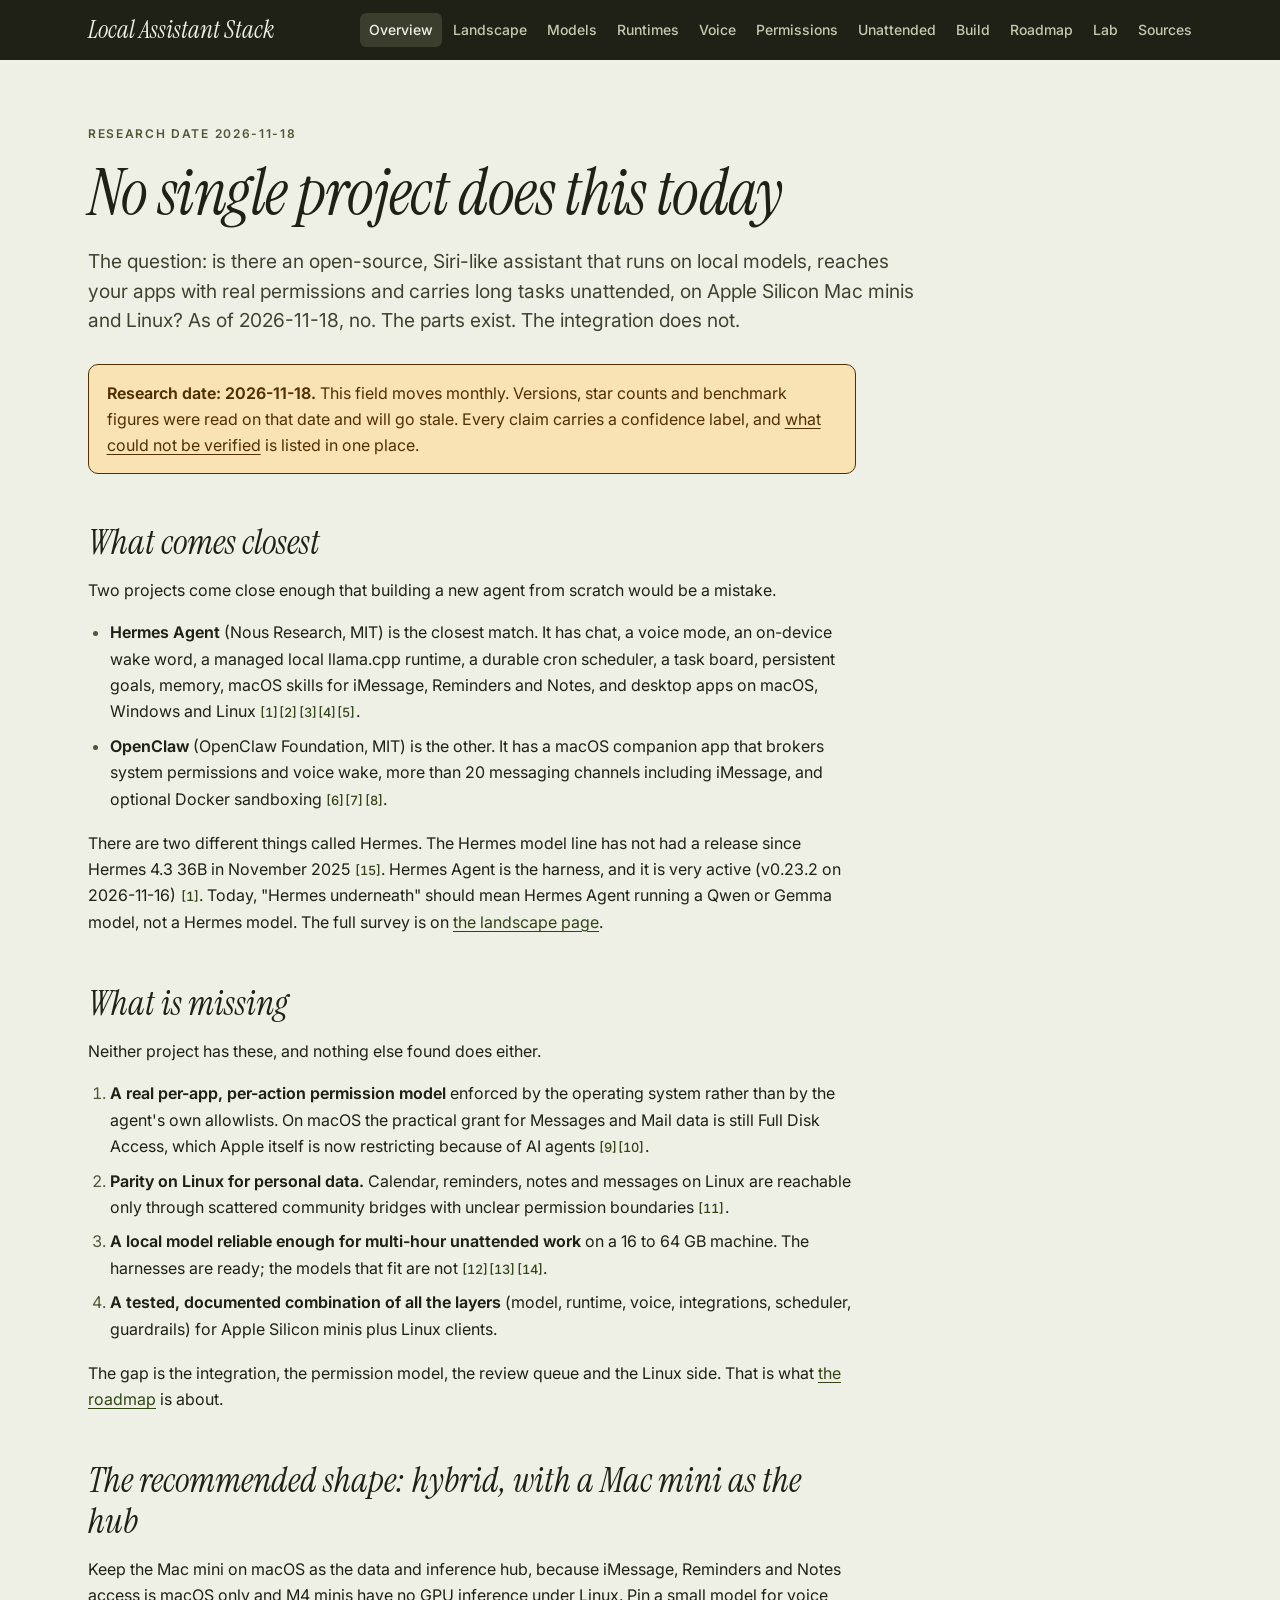
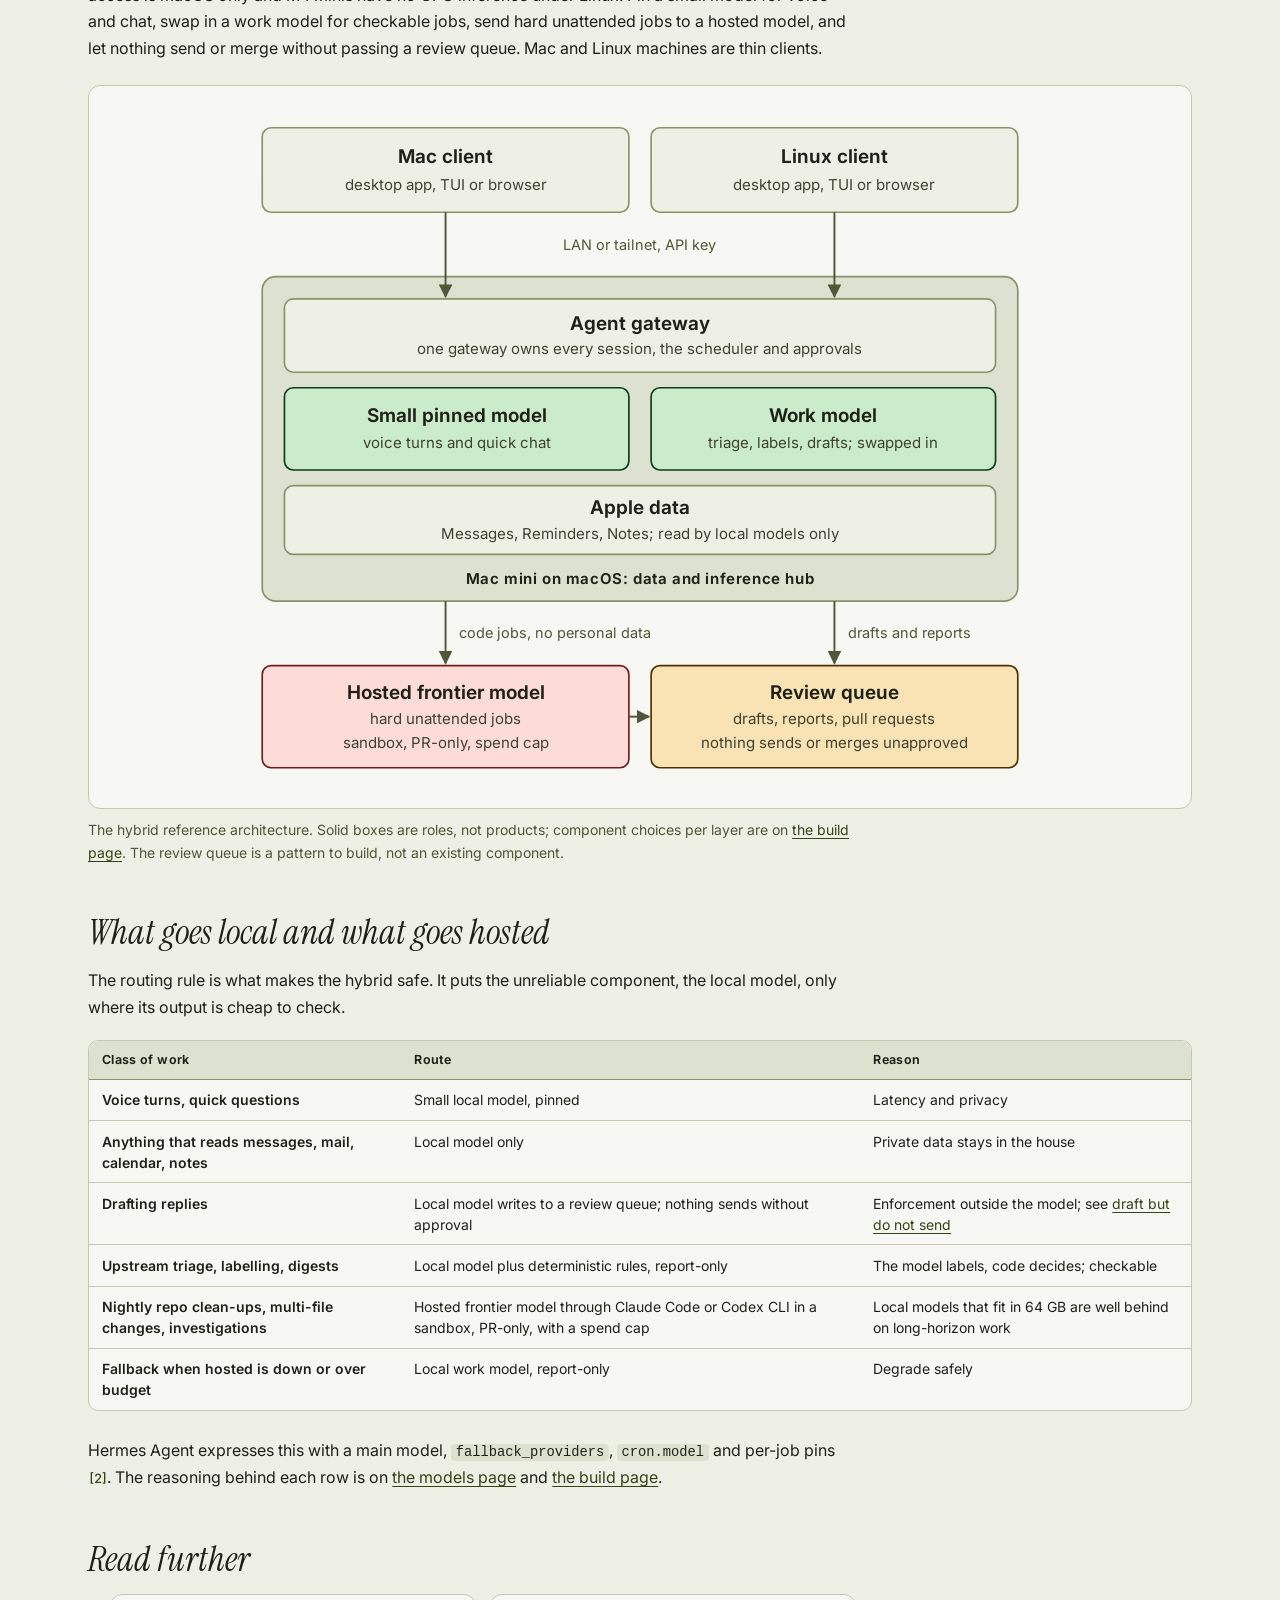
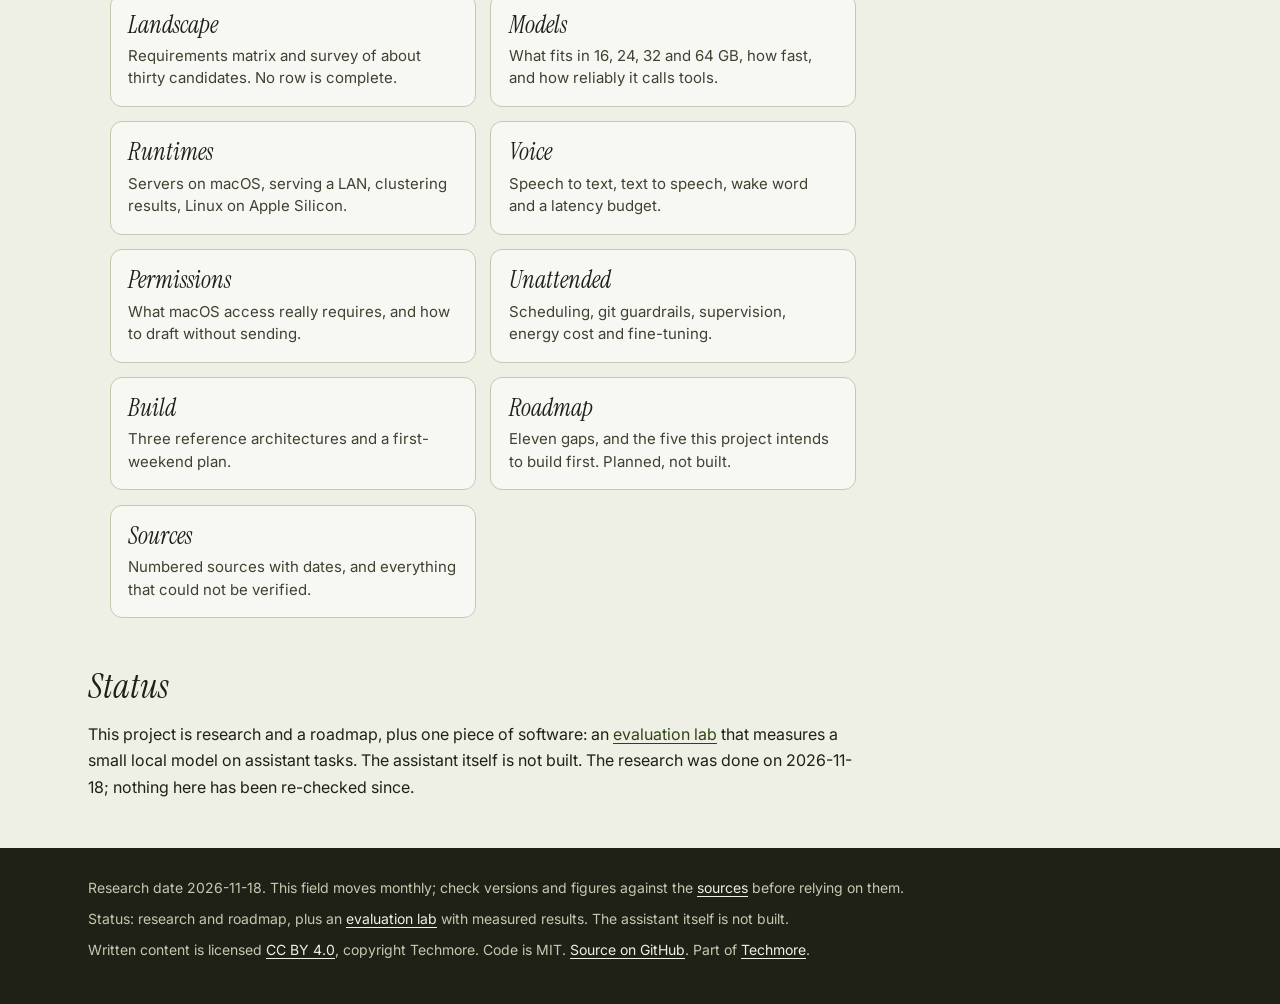
<file: docs/index.html>
<!doctype html>
<html lang="en">
<head>
  <meta charset="utf-8">
  <meta name="viewport" content="width=device-width, initial-scale=1">
  <title>Local Assistant Stack: a local-first AI assistant on Mac minis and Linux</title>
  <meta name="description" content="Is there an open-source, Siri-like local assistant with app integrations and long-horizon tasks? Not as one project. What exists, what to run on Apple Silicon Mac minis and Linux, and the gaps.">
  <meta name="color-scheme" content="light dark">
  <link rel="preconnect" href="https://fonts.googleapis.com">
  <link rel="preconnect" href="https://fonts.gstatic.com" crossorigin>
  <link href="https://fonts.googleapis.com/css2?family=Instrument+Serif:ital@0;1&amp;family=Inter:opsz,wght@14..32,400..700&amp;display=swap" rel="stylesheet">
  <link rel="stylesheet" href="style.css">
</head>
<body>
<a class="skip" href="#main">Skip to content</a>
<header class="site-header">
  <div class="wrap header-inner">
    <a class="brand" href="index.html">Local Assistant Stack</a>
    <nav aria-label="Primary">
      <ul>
        <li><a href="index.html" aria-current="page">Overview</a></li>
        <li><a href="landscape.html">Landscape</a></li>
        <li><a href="models.html">Models</a></li>
        <li><a href="runtimes.html">Runtimes</a></li>
        <li><a href="voice.html">Voice</a></li>
        <li><a href="permissions.html">Permissions</a></li>
        <li><a href="unattended.html">Unattended</a></li>
        <li><a href="build.html">Build</a></li>
        <li><a href="gaps.html">Roadmap</a></li>
        <li><a href="lab.html">Lab</a></li>
        <li><a href="sources.html">Sources</a></li>
      </ul>
    </nav>
  </div>
</header>
<main id="main" class="wrap">
  <header class="page-head">
    <p class="kicker">Research date 2026-11-18</p>
    <h1>No single project does this today</h1>
    <p class="lede">The question: is there an open-source, Siri-like assistant that runs on local models, reaches your apps with real permissions and carries long tasks unattended, on Apple Silicon Mac minis and Linux? As of 2026-11-18, no. The parts exist. The integration does not.</p>
  </header>
  <div class="prose">
<aside class="notice" aria-label="Research date">
  <p><strong>Research date: 2026-11-18.</strong> This field moves monthly. Versions, star counts and benchmark figures were read on that date and will go stale. Every claim carries a confidence label, and <a href="sources.html#not-verified">what could not be verified</a> is listed in one place.</p>
</aside>
<h2 id="closest">What comes closest</h2>
<p>Two projects come close enough that building a new agent from scratch would be a mistake.</p>
<ul>
<li><strong>Hermes Agent</strong> (Nous Research, MIT) is the closest match. It has chat, a voice mode, an on-device wake word, a managed local llama.cpp runtime, a durable cron scheduler, a task board, persistent goals, memory, macOS skills for iMessage, Reminders and Notes, and desktop apps on macOS, Windows and Linux <a class="cite" href="sources.html#src-1" aria-label="Source 1">[1]</a><a class="cite" href="sources.html#src-2" aria-label="Source 2">[2]</a><a class="cite" href="sources.html#src-3" aria-label="Source 3">[3]</a><a class="cite" href="sources.html#src-4" aria-label="Source 4">[4]</a><a class="cite" href="sources.html#src-5" aria-label="Source 5">[5]</a>.</li>
<li><strong>OpenClaw</strong> (OpenClaw Foundation, MIT) is the other. It has a macOS companion app that brokers system permissions and voice wake, more than 20 messaging channels including iMessage, and optional Docker sandboxing <a class="cite" href="sources.html#src-6" aria-label="Source 6">[6]</a><a class="cite" href="sources.html#src-7" aria-label="Source 7">[7]</a><a class="cite" href="sources.html#src-8" aria-label="Source 8">[8]</a>.</li>
</ul>
<p>There are two different things called Hermes. The Hermes model line has not had a release since Hermes 4.3 36B in November 2025 <a class="cite" href="sources.html#src-15" aria-label="Source 15">[15]</a>. Hermes Agent is the harness, and it is very active (v0.23.2 on 2026-11-16) <a class="cite" href="sources.html#src-1" aria-label="Source 1">[1]</a>. Today, "Hermes underneath" should mean Hermes Agent running a Qwen or Gemma model, not a Hermes model. The full survey is on <a href="landscape.html">the landscape page</a>.</p>
<h2 id="missing">What is missing</h2>
<p>Neither project has these, and nothing else found does either.</p>
<ol>
<li><strong>A real per-app, per-action permission model</strong> enforced by the operating system rather than by the agent's own allowlists. On macOS the practical grant for Messages and Mail data is still Full Disk Access, which Apple itself is now restricting because of AI agents <a class="cite" href="sources.html#src-9" aria-label="Source 9">[9]</a><a class="cite" href="sources.html#src-10" aria-label="Source 10">[10]</a>.</li>
<li><strong>Parity on Linux for personal data.</strong> Calendar, reminders, notes and messages on Linux are reachable only through scattered community bridges with unclear permission boundaries <a class="cite" href="sources.html#src-11" aria-label="Source 11">[11]</a>.</li>
<li><strong>A local model reliable enough for multi-hour unattended work</strong> on a 16 to 64 GB machine. The harnesses are ready; the models that fit are not <a class="cite" href="sources.html#src-12" aria-label="Source 12">[12]</a><a class="cite" href="sources.html#src-13" aria-label="Source 13">[13]</a><a class="cite" href="sources.html#src-14" aria-label="Source 14">[14]</a>.</li>
<li><strong>A tested, documented combination of all the layers</strong> (model, runtime, voice, integrations, scheduler, guardrails) for Apple Silicon minis plus Linux clients.</li>
</ol>
<p>The gap is the integration, the permission model, the review queue and the Linux side. That is what <a href="gaps.html">the roadmap</a> is about.</p>
<h2 id="architecture">The recommended shape: hybrid, with a Mac mini as the hub</h2>
<p>Keep the Mac mini on macOS as the data and inference hub, because iMessage, Reminders and Notes access is macOS only and M4 minis have no GPU inference under Linux. Pin a small model for voice and chat, swap in a work model for checkable jobs, send hard unattended jobs to a hosted model, and let nothing send or merge without passing a review queue. Mac and Linux machines are thin clients.</p>
<figure class="diagram">
  <div class="diagram-scroll" role="region" aria-label="Architecture diagram" tabindex="0">
    <svg class="arch" viewBox="0 0 720 606" role="img" aria-labelledby="arch-title arch-desc">
      <title id="arch-title">Hybrid reference architecture</title>
      <desc id="arch-desc">Mac and Linux thin clients connect over the LAN to an agent gateway on a Mac mini running macOS. The mini holds the Apple data and serves two local models: a small pinned model for voice and chat, and a work model for triage, labels and drafts. Hard unattended code jobs go to a hosted frontier model. Output from both local and hosted work lands in a review queue, and nothing sends or merges without approval.</desc>
      <defs>
        <marker id="arch-head" viewBox="0 0 10 10" refX="9" refY="5" markerWidth="7" markerHeight="7" orient="auto-start-reverse">
          <path class="d-head" d="M0 0 L10 5 L0 10 z"/>
        </marker>
      </defs>

      <rect class="d-box" x="20" y="16" width="330" height="76" rx="8"/>
      <text class="d-title" x="185" y="48" text-anchor="middle">Mac client</text>
      <text class="d-sub" x="185" y="72" text-anchor="middle">desktop app, TUI or browser</text>

      <rect class="d-box" x="370" y="16" width="330" height="76" rx="8"/>
      <text class="d-title" x="535" y="48" text-anchor="middle">Linux client</text>
      <text class="d-sub" x="535" y="72" text-anchor="middle">desktop app, TUI or browser</text>

      <text class="d-label" x="360" y="126" text-anchor="middle">LAN or tailnet, API key</text>

      <rect class="d-hub" x="20" y="150" width="680" height="292" rx="12"/>

      <line class="d-arrow" x1="185" y1="92" x2="185" y2="168" marker-end="url(#arch-head)"/>
      <line class="d-arrow" x1="535" y1="92" x2="535" y2="168" marker-end="url(#arch-head)"/>
      <rect class="d-box" x="40" y="170" width="640" height="66" rx="8"/>
      <text class="d-title" x="360" y="198" text-anchor="middle">Agent gateway</text>
      <text class="d-sub" x="360" y="220" text-anchor="middle">one gateway owns every session, the scheduler and approvals</text>

      <rect class="d-box d-local" x="40" y="250" width="310" height="74" rx="8"/>
      <text class="d-title" x="195" y="281" text-anchor="middle">Small pinned model</text>
      <text class="d-sub" x="195" y="304" text-anchor="middle">voice turns and quick chat</text>

      <rect class="d-box d-local" x="370" y="250" width="310" height="74" rx="8"/>
      <text class="d-title" x="525" y="281" text-anchor="middle">Work model</text>
      <text class="d-sub" x="525" y="304" text-anchor="middle">triage, labels, drafts; swapped in</text>

      <rect class="d-box" x="40" y="338" width="640" height="62" rx="8"/>
      <text class="d-title" x="360" y="364" text-anchor="middle">Apple data</text>
      <text class="d-sub" x="360" y="386" text-anchor="middle">Messages, Reminders, Notes; read by local models only</text>

      <text class="d-hublabel" x="360" y="427" text-anchor="middle">Mac mini on macOS: data and inference hub</text>

      <line class="d-arrow" x1="185" y1="442" x2="185" y2="498" marker-end="url(#arch-head)"/>
      <text class="d-label" x="197" y="475">code jobs, no personal data</text>
      <line class="d-arrow" x1="535" y1="442" x2="535" y2="498" marker-end="url(#arch-head)"/>
      <text class="d-label" x="547" y="475">drafts and reports</text>

      <rect class="d-box d-hosted" x="20" y="500" width="330" height="92" rx="8"/>
      <text class="d-title" x="185" y="530" text-anchor="middle">Hosted frontier model</text>
      <text class="d-sub" x="185" y="553" text-anchor="middle">hard unattended jobs</text>
      <text class="d-sub" x="185" y="574" text-anchor="middle">sandbox, PR-only, spend cap</text>

      <line class="d-arrow" x1="350" y1="546" x2="368" y2="546" marker-end="url(#arch-head)"/>

      <rect class="d-box d-queue" x="370" y="500" width="330" height="92" rx="8"/>
      <text class="d-title" x="535" y="530" text-anchor="middle">Review queue</text>
      <text class="d-sub" x="535" y="553" text-anchor="middle">drafts, reports, pull requests</text>
      <text class="d-sub" x="535" y="574" text-anchor="middle">nothing sends or merges unapproved</text>
    </svg>

  </div>
  <figcaption>The hybrid reference architecture. Solid boxes are roles, not products; component choices per layer are on <a href="build.html">the build page</a>. The review queue is a pattern to build, not an existing component.</figcaption>
</figure>
<h2 id="routing">What goes local and what goes hosted</h2>
<p>The routing rule is what makes the hybrid safe. It puts the unreliable component, the local model, only where its output is cheap to check.</p>
<div class="table-wrap" role="region" aria-label="What goes local and what goes hosted table" tabindex="0">
<table class="c3">
<thead><tr>
<th scope="col">Class of work</th>
<th scope="col">Route</th>
<th scope="col">Reason</th>
</tr></thead>
<tbody>
<tr>
<th scope="row">Voice turns, quick questions</th>
<td>Small local model, pinned</td>
<td>Latency and privacy</td>
</tr>
<tr>
<th scope="row">Anything that reads messages, mail, calendar, notes</th>
<td>Local model only</td>
<td>Private data stays in the house</td>
</tr>
<tr>
<th scope="row">Drafting replies</th>
<td>Local model writes to a review queue; nothing sends without approval</td>
<td>Enforcement outside the model; see <a href="permissions.html#draft-but-do-not-send">draft but do not send</a></td>
</tr>
<tr>
<th scope="row">Upstream triage, labelling, digests</th>
<td>Local model plus deterministic rules, report-only</td>
<td>The model labels, code decides; checkable</td>
</tr>
<tr>
<th scope="row">Nightly repo clean-ups, multi-file changes, investigations</th>
<td>Hosted frontier model through Claude Code or Codex CLI in a sandbox, PR-only, with a spend cap</td>
<td>Local models that fit in 64 GB are well behind on long-horizon work</td>
</tr>
<tr>
<th scope="row">Fallback when hosted is down or over budget</th>
<td>Local work model, report-only</td>
<td>Degrade safely</td>
</tr>
</tbody></table></div>
<p>Hermes Agent expresses this with a main model, <code>fallback_providers</code>, <code>cron.model</code> and per-job pins <a class="cite" href="sources.html#src-2" aria-label="Source 2">[2]</a>. The reasoning behind each row is on <a href="models.html#where-local-still-falls-short-and-the-hybrid-pattern">the models page</a> and <a href="build.html">the build page</a>.</p>
<h2 id="pages">Read further</h2>
<ul class="cards">
  <li><a class="card" href="landscape.html"><span class="card-title">Landscape</span><span class="card-text">Requirements matrix and survey of about thirty candidates. No row is complete.</span></a></li>
  <li><a class="card" href="models.html"><span class="card-title">Models</span><span class="card-text">What fits in 16, 24, 32 and 64 GB, how fast, and how reliably it calls tools.</span></a></li>
  <li><a class="card" href="runtimes.html"><span class="card-title">Runtimes</span><span class="card-text">Servers on macOS, serving a LAN, clustering results, Linux on Apple Silicon.</span></a></li>
  <li><a class="card" href="voice.html"><span class="card-title">Voice</span><span class="card-text">Speech to text, text to speech, wake word and a latency budget.</span></a></li>
  <li><a class="card" href="permissions.html"><span class="card-title">Permissions</span><span class="card-text">What macOS access really requires, and how to draft without sending.</span></a></li>
  <li><a class="card" href="unattended.html"><span class="card-title">Unattended</span><span class="card-text">Scheduling, git guardrails, supervision, energy cost and fine-tuning.</span></a></li>
  <li><a class="card" href="build.html"><span class="card-title">Build</span><span class="card-text">Three reference architectures and a first-weekend plan.</span></a></li>
  <li><a class="card" href="gaps.html"><span class="card-title">Roadmap</span><span class="card-text">Eleven gaps, and the five this project intends to build first. Planned, not built.</span></a></li>
  <li><a class="card" href="sources.html"><span class="card-title">Sources</span><span class="card-text">Numbered sources with dates, and everything that could not be verified.</span></a></li>
</ul>
<h2 id="status">Status</h2>
<p>This project is research and a roadmap, plus one piece of software: an <a href="lab.html">evaluation lab</a> that measures a small local model on assistant tasks. The assistant itself is not built. The research was done on 2026-11-18; nothing here has been re-checked since.</p>
  </div>
</main>
<footer class="site-footer">
  <div class="wrap footer-inner">
    <p>Research date 2026-11-18. This field moves monthly; check versions and figures against the <a href="sources.html">sources</a> before relying on them.</p>
    <p>Status: research and roadmap, plus an <a href="lab.html">evaluation lab</a> with measured results. The assistant itself is not built.</p>
    <p>Written content is licensed <a href="https://creativecommons.org/licenses/by/4.0/">CC BY 4.0</a>, copyright Techmore. Code is MIT. <a href="https://github.com/techmore/local-assistant-stack">Source on GitHub</a>. Part of <a href="https://techmore.github.io/pages/repos/">Techmore</a>.</p>
  </div>
</footer>
</body>
</html>
</file>
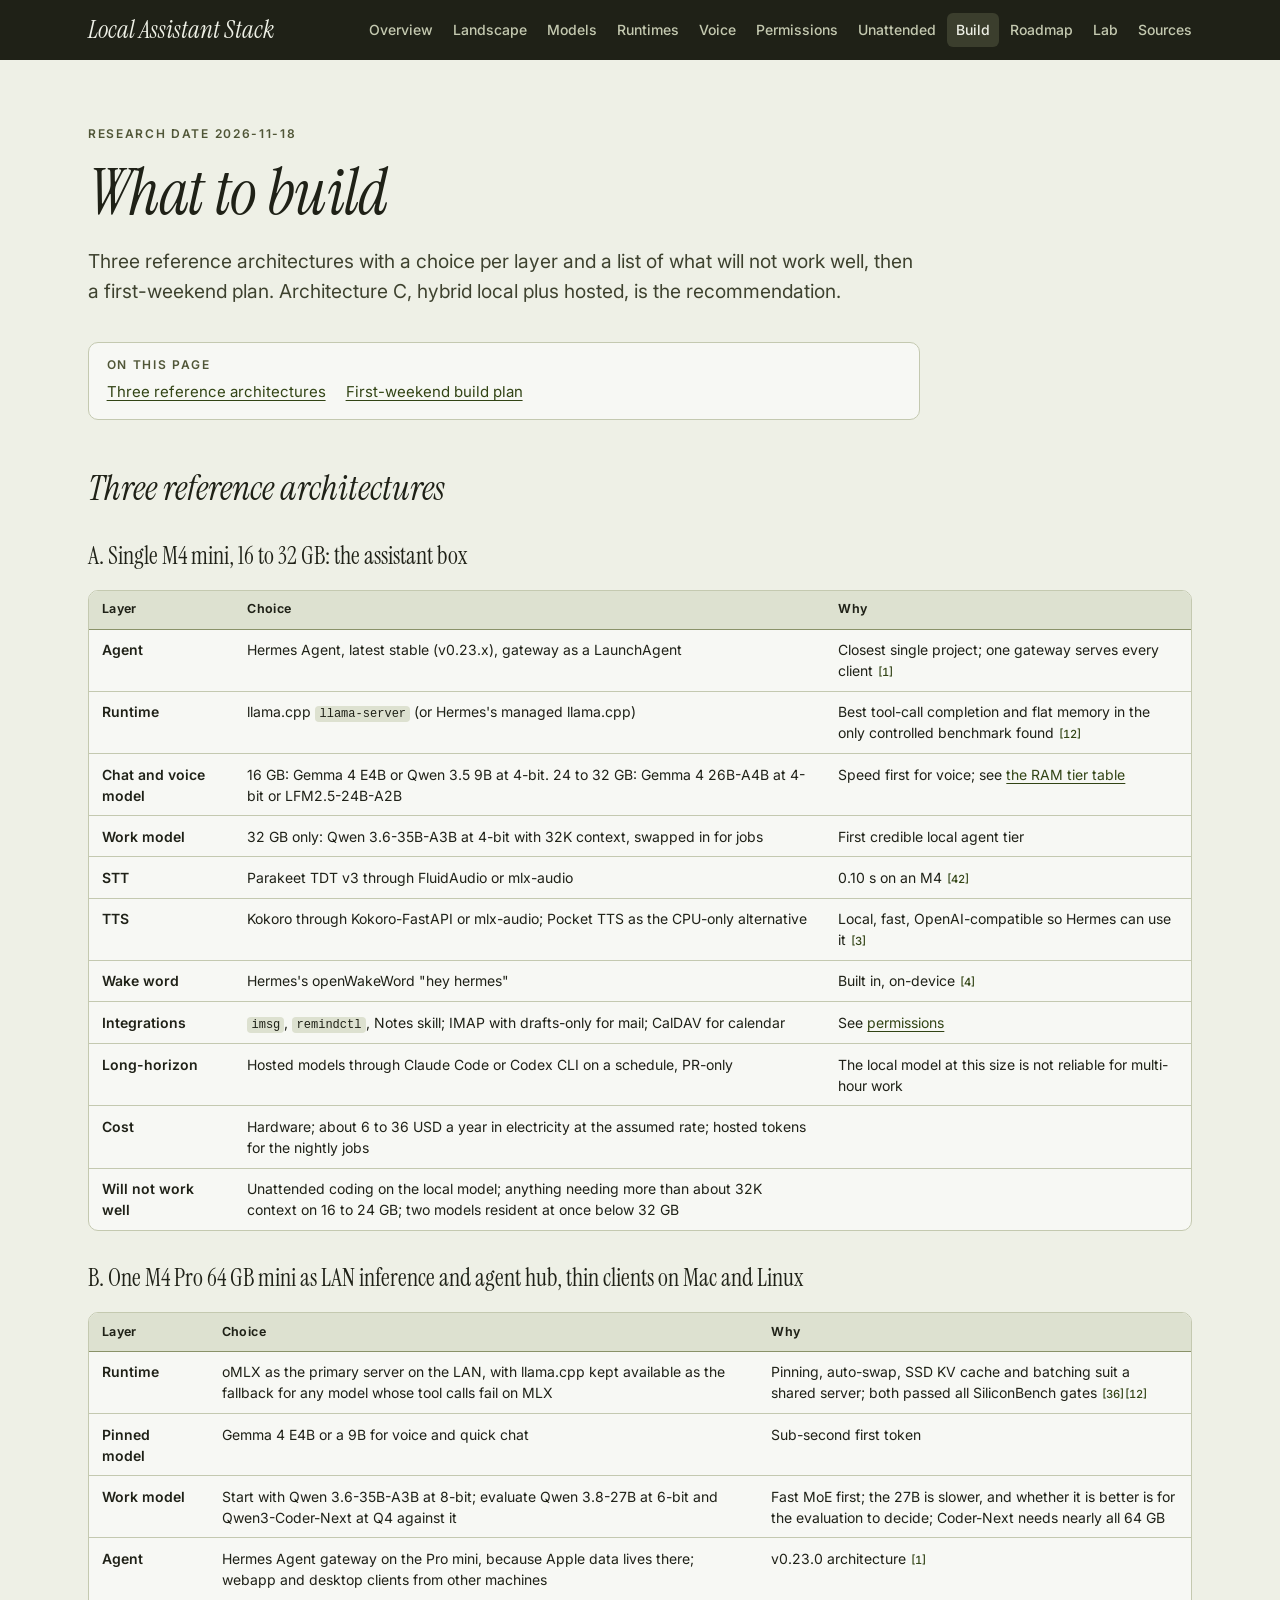
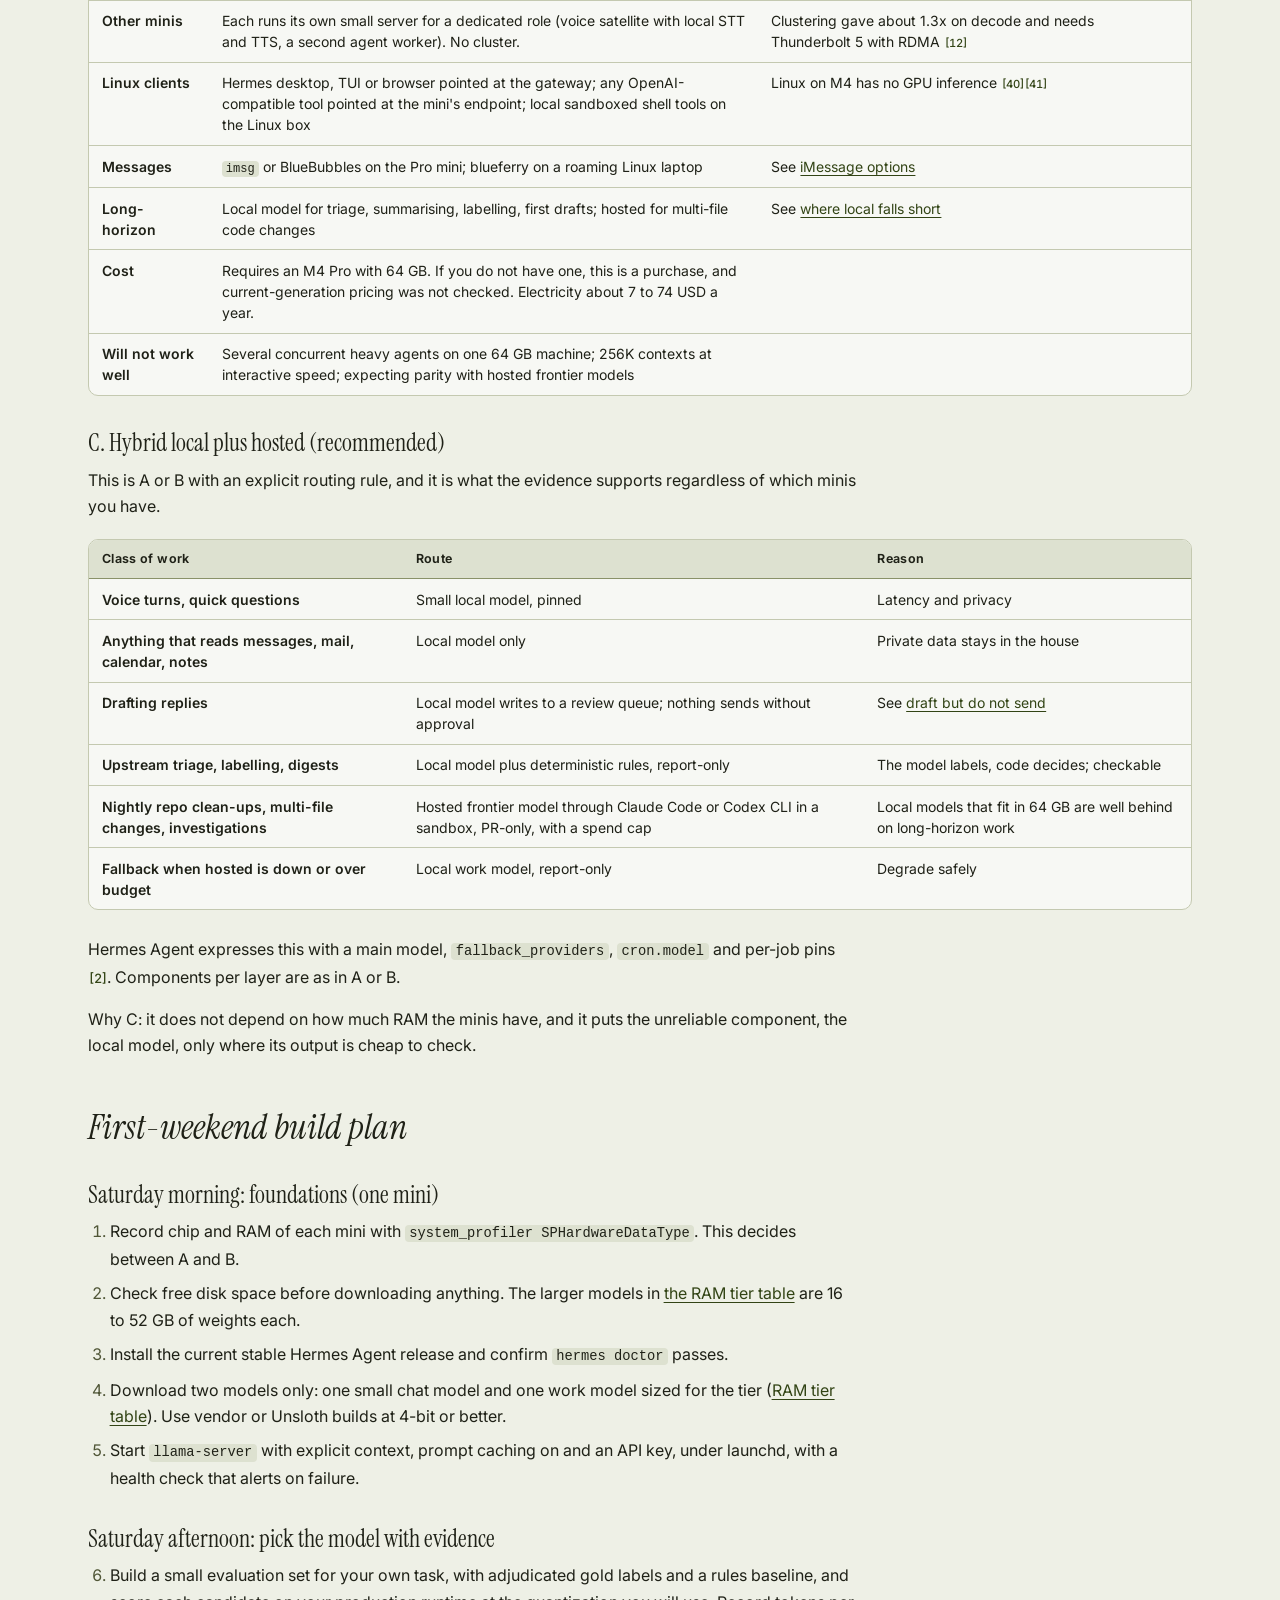
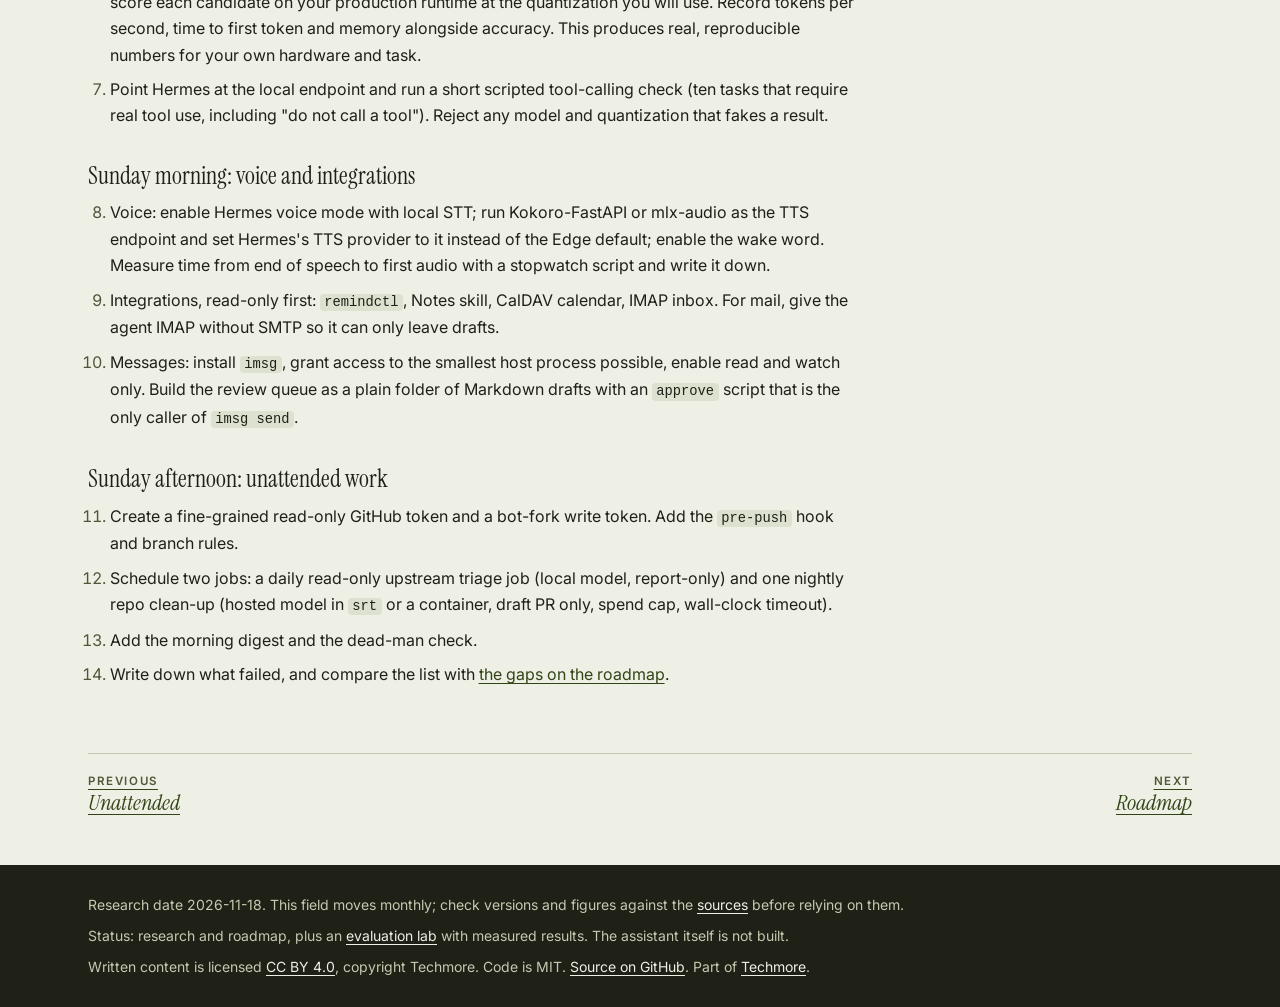
<file: docs/build.html>
<!doctype html>
<html lang="en">
<head>
  <meta charset="utf-8">
  <meta name="viewport" content="width=device-width, initial-scale=1">
  <title>Reference architectures and first-weekend plan | Local Assistant Stack</title>
  <meta name="description" content="Three reference architectures for a local-first assistant on Mac minis and Linux clients, with component choices per layer, and a fourteen-step first-weekend build plan.">
  <meta name="color-scheme" content="light dark">
  <link rel="preconnect" href="https://fonts.googleapis.com">
  <link rel="preconnect" href="https://fonts.gstatic.com" crossorigin>
  <link href="https://fonts.googleapis.com/css2?family=Instrument+Serif:ital@0;1&amp;family=Inter:opsz,wght@14..32,400..700&amp;display=swap" rel="stylesheet">
  <link rel="stylesheet" href="style.css">
</head>
<body>
<a class="skip" href="#main">Skip to content</a>
<header class="site-header">
  <div class="wrap header-inner">
    <a class="brand" href="index.html">Local Assistant Stack</a>
    <nav aria-label="Primary">
      <ul>
        <li><a href="index.html">Overview</a></li>
        <li><a href="landscape.html">Landscape</a></li>
        <li><a href="models.html">Models</a></li>
        <li><a href="runtimes.html">Runtimes</a></li>
        <li><a href="voice.html">Voice</a></li>
        <li><a href="permissions.html">Permissions</a></li>
        <li><a href="unattended.html">Unattended</a></li>
        <li><a href="build.html" aria-current="page">Build</a></li>
        <li><a href="gaps.html">Roadmap</a></li>
        <li><a href="lab.html">Lab</a></li>
        <li><a href="sources.html">Sources</a></li>
      </ul>
    </nav>
  </div>
</header>
<main id="main" class="wrap">
  <header class="page-head">
    <p class="kicker">Research date 2026-11-18</p>
    <h1>What to build</h1>
    <p class="lede">Three reference architectures with a choice per layer and a list of what will not work well, then a first-weekend plan. Architecture C, hybrid local plus hosted, is the recommendation.</p>
  </header>
  <nav class="toc" aria-label="On this page">
    <h2 class="toc-title">On this page</h2>
    <ol>
      <li><a href="#three-reference-architectures">Three reference architectures</a></li>
      <li><a href="#first-weekend-build-plan">First-weekend build plan</a></li>
    </ol>
  </nav>
  <div class="prose">
<h2 id="three-reference-architectures">Three reference architectures</h2>
<h3 id="a-single-m4-mini-16-to-32-gb-the-assistant-box">A. Single M4 mini, 16 to 32 GB: the assistant box</h3>
<div class="table-wrap" role="region" aria-label="A. Single M4 mini, 16 to 32 GB: the assistant box table" tabindex="0">
<table class="c3">
<thead><tr>
<th scope="col">Layer</th>
<th scope="col">Choice</th>
<th scope="col">Why</th>
</tr></thead>
<tbody>
<tr>
<th scope="row">Agent</th>
<td>Hermes Agent, latest stable (v0.23.x), gateway as a LaunchAgent</td>
<td>Closest single project; one gateway serves every client <a class="cite" href="sources.html#src-1" aria-label="Source 1">[1]</a></td>
</tr>
<tr>
<th scope="row">Runtime</th>
<td>llama.cpp <code>llama-server</code> (or Hermes's managed llama.cpp)</td>
<td>Best tool-call completion and flat memory in the only controlled benchmark found <a class="cite" href="sources.html#src-12" aria-label="Source 12">[12]</a></td>
</tr>
<tr>
<th scope="row">Chat and voice model</th>
<td>16 GB: Gemma 4 E4B or Qwen 3.5 9B at 4-bit. 24 to 32 GB: Gemma 4 26B-A4B at 4-bit or LFM2.5-24B-A2B</td>
<td>Speed first for voice; see <a href="models.html#recommendations-per-ram-tier">the RAM tier table</a></td>
</tr>
<tr>
<th scope="row">Work model</th>
<td>32 GB only: Qwen 3.6-35B-A3B at 4-bit with 32K context, swapped in for jobs</td>
<td>First credible local agent tier</td>
</tr>
<tr>
<th scope="row">STT</th>
<td>Parakeet TDT v3 through FluidAudio or mlx-audio</td>
<td>0.10 s on an M4 <a class="cite" href="sources.html#src-42" aria-label="Source 42">[42]</a></td>
</tr>
<tr>
<th scope="row">TTS</th>
<td>Kokoro through Kokoro-FastAPI or mlx-audio; Pocket TTS as the CPU-only alternative</td>
<td>Local, fast, OpenAI-compatible so Hermes can use it <a class="cite" href="sources.html#src-3" aria-label="Source 3">[3]</a></td>
</tr>
<tr>
<th scope="row">Wake word</th>
<td>Hermes's openWakeWord "hey hermes"</td>
<td>Built in, on-device <a class="cite" href="sources.html#src-4" aria-label="Source 4">[4]</a></td>
</tr>
<tr>
<th scope="row">Integrations</th>
<td><code>imsg</code>, <code>remindctl</code>, Notes skill; IMAP with drafts-only for mail; CalDAV for calendar</td>
<td>See <a href="permissions.html">permissions</a></td>
</tr>
<tr>
<th scope="row">Long-horizon</th>
<td>Hosted models through Claude Code or Codex CLI on a schedule, PR-only</td>
<td>The local model at this size is not reliable for multi-hour work</td>
</tr>
<tr>
<th scope="row">Cost</th>
<td>Hardware; about 6 to 36 USD a year in electricity at the assumed rate; hosted tokens for the nightly jobs</td>
<td></td>
</tr>
<tr>
<th scope="row">Will not work well</th>
<td>Unattended coding on the local model; anything needing more than about 32K context on 16 to 24 GB; two models resident at once below 32 GB</td>
<td></td>
</tr>
</tbody></table></div>
<h3 id="b-one-m4-pro-64-gb-mini-as-lan-inference-and-agent-hub-thin-clients-on-mac-and-linux">B. One M4 Pro 64 GB mini as LAN inference and agent hub, thin clients on Mac and Linux</h3>
<div class="table-wrap" role="region" aria-label="B. One M4 Pro 64 GB mini as LAN inference and agent hub, thin clients on Mac and Linux table" tabindex="0">
<table class="c3">
<thead><tr>
<th scope="col">Layer</th>
<th scope="col">Choice</th>
<th scope="col">Why</th>
</tr></thead>
<tbody>
<tr>
<th scope="row">Runtime</th>
<td>oMLX as the primary server on the LAN, with llama.cpp kept available as the fallback for any model whose tool calls fail on MLX</td>
<td>Pinning, auto-swap, SSD KV cache and batching suit a shared server; both passed all SiliconBench gates <a class="cite" href="sources.html#src-36" aria-label="Source 36">[36]</a><a class="cite" href="sources.html#src-12" aria-label="Source 12">[12]</a></td>
</tr>
<tr>
<th scope="row">Pinned model</th>
<td>Gemma 4 E4B or a 9B for voice and quick chat</td>
<td>Sub-second first token</td>
</tr>
<tr>
<th scope="row">Work model</th>
<td>Start with Qwen 3.6-35B-A3B at 8-bit; evaluate Qwen 3.8-27B at 6-bit and Qwen3-Coder-Next at Q4 against it</td>
<td>Fast MoE first; the 27B is slower, and whether it is better is for the evaluation to decide; Coder-Next needs nearly all 64 GB</td>
</tr>
<tr>
<th scope="row">Agent</th>
<td>Hermes Agent gateway on the Pro mini, because Apple data lives there; webapp and desktop clients from other machines</td>
<td>v0.23.0 architecture <a class="cite" href="sources.html#src-1" aria-label="Source 1">[1]</a></td>
</tr>
<tr>
<th scope="row">Other minis</th>
<td>Each runs its own small server for a dedicated role (voice satellite with local STT and TTS, a second agent worker). No cluster.</td>
<td>Clustering gave about 1.3x on decode and needs Thunderbolt 5 with RDMA <a class="cite" href="sources.html#src-12" aria-label="Source 12">[12]</a></td>
</tr>
<tr>
<th scope="row">Linux clients</th>
<td>Hermes desktop, TUI or browser pointed at the gateway; any OpenAI-compatible tool pointed at the mini's endpoint; local sandboxed shell tools on the Linux box</td>
<td>Linux on M4 has no GPU inference <a class="cite" href="sources.html#src-40" aria-label="Source 40">[40]</a><a class="cite" href="sources.html#src-41" aria-label="Source 41">[41]</a></td>
</tr>
<tr>
<th scope="row">Messages</th>
<td><code>imsg</code> or BlueBubbles on the Pro mini; blueferry on a roaming Linux laptop</td>
<td>See <a href="permissions.html#imessage-specifically">iMessage options</a></td>
</tr>
<tr>
<th scope="row">Long-horizon</th>
<td>Local model for triage, summarising, labelling, first drafts; hosted for multi-file code changes</td>
<td>See <a href="models.html#where-local-still-falls-short-and-the-hybrid-pattern">where local falls short</a></td>
</tr>
<tr>
<th scope="row">Cost</th>
<td>Requires an M4 Pro with 64 GB. If you do not have one, this is a purchase, and current-generation pricing was not checked. Electricity about 7 to 74 USD a year.</td>
<td></td>
</tr>
<tr>
<th scope="row">Will not work well</th>
<td>Several concurrent heavy agents on one 64 GB machine; 256K contexts at interactive speed; expecting parity with hosted frontier models</td>
<td></td>
</tr>
</tbody></table></div>
<h3 id="c-hybrid-local-plus-hosted-recommended">C. Hybrid local plus hosted (recommended)</h3>
<p>This is A or B with an explicit routing rule, and it is what the evidence supports regardless of which minis you have.</p>
<div class="table-wrap" role="region" aria-label="C. Hybrid local plus hosted (recommended) table" tabindex="0">
<table class="c3">
<thead><tr>
<th scope="col">Class of work</th>
<th scope="col">Route</th>
<th scope="col">Reason</th>
</tr></thead>
<tbody>
<tr>
<th scope="row">Voice turns, quick questions</th>
<td>Small local model, pinned</td>
<td>Latency and privacy</td>
</tr>
<tr>
<th scope="row">Anything that reads messages, mail, calendar, notes</th>
<td>Local model only</td>
<td>Private data stays in the house</td>
</tr>
<tr>
<th scope="row">Drafting replies</th>
<td>Local model writes to a review queue; nothing sends without approval</td>
<td>See <a href="permissions.html#draft-but-do-not-send">draft but do not send</a></td>
</tr>
<tr>
<th scope="row">Upstream triage, labelling, digests</th>
<td>Local model plus deterministic rules, report-only</td>
<td>The model labels, code decides; checkable</td>
</tr>
<tr>
<th scope="row">Nightly repo clean-ups, multi-file changes, investigations</th>
<td>Hosted frontier model through Claude Code or Codex CLI in a sandbox, PR-only, with a spend cap</td>
<td>Local models that fit in 64 GB are well behind on long-horizon work</td>
</tr>
<tr>
<th scope="row">Fallback when hosted is down or over budget</th>
<td>Local work model, report-only</td>
<td>Degrade safely</td>
</tr>
</tbody></table></div>
<p>Hermes Agent expresses this with a main model, <code>fallback_providers</code>, <code>cron.model</code> and per-job pins <a class="cite" href="sources.html#src-2" aria-label="Source 2">[2]</a>. Components per layer are as in A or B.</p>
<p>Why C: it does not depend on how much RAM the minis have, and it puts the unreliable component, the local model, only where its output is cheap to check.</p>
<h2 id="first-weekend-build-plan">First-weekend build plan</h2>
<h3 id="saturday-morning-foundations-one-mini">Saturday morning: foundations (one mini)</h3>
<ol>
<li>Record chip and RAM of each mini with <code>system_profiler SPHardwareDataType</code>. This decides between A and B.</li>
<li>Check free disk space before downloading anything. The larger models in <a href="models.html#recommendations-per-ram-tier">the RAM tier table</a> are 16 to 52 GB of weights each.</li>
<li>Install the current stable Hermes Agent release and confirm <code>hermes doctor</code> passes.</li>
<li>Download two models only: one small chat model and one work model sized for the tier (<a href="models.html#recommendations-per-ram-tier">RAM tier table</a>). Use vendor or Unsloth builds at 4-bit or better.</li>
<li>Start <code>llama-server</code> with explicit context, prompt caching on and an API key, under launchd, with a health check that alerts on failure.</li>
</ol>
<h3 id="saturday-afternoon-pick-the-model-with-evidence">Saturday afternoon: pick the model with evidence</h3>
<ol start="6">
<li>Build a small evaluation set for your own task, with adjudicated gold labels and a rules baseline, and score each candidate on your production runtime at the quantization you will use. Record tokens per second, time to first token and memory alongside accuracy. This produces real, reproducible numbers for your own hardware and task.</li>
<li>Point Hermes at the local endpoint and run a short scripted tool-calling check (ten tasks that require real tool use, including "do not call a tool"). Reject any model and quantization that fakes a result.</li>
</ol>
<h3 id="sunday-morning-voice-and-integrations">Sunday morning: voice and integrations</h3>
<ol start="8">
<li>Voice: enable Hermes voice mode with local STT; run Kokoro-FastAPI or mlx-audio as the TTS endpoint and set Hermes's TTS provider to it instead of the Edge default; enable the wake word. Measure time from end of speech to first audio with a stopwatch script and write it down.</li>
<li>Integrations, read-only first: <code>remindctl</code>, Notes skill, CalDAV calendar, IMAP inbox. For mail, give the agent IMAP without SMTP so it can only leave drafts.</li>
<li>Messages: install <code>imsg</code>, grant access to the smallest host process possible, enable read and watch only. Build the review queue as a plain folder of Markdown drafts with an <code>approve</code> script that is the only caller of <code>imsg send</code>.</li>
</ol>
<h3 id="sunday-afternoon-unattended-work">Sunday afternoon: unattended work</h3>
<ol start="11">
<li>Create a fine-grained read-only GitHub token and a bot-fork write token. Add the <code>pre-push</code> hook and branch rules.</li>
<li>Schedule two jobs: a daily read-only upstream triage job (local model, report-only) and one nightly repo clean-up (hosted model in <code>srt</code> or a container, draft PR only, spend cap, wall-clock timeout).</li>
<li>Add the morning digest and the dead-man check.</li>
<li>Write down what failed, and compare the list with <a href="gaps.html">the gaps on the roadmap</a>.</li>
</ol>
  </div>
  <nav class="pager" aria-label="Previous and next page">
    <a href="unattended.html"><span>Previous</span>Unattended</a>
    <a href="gaps.html"><span>Next</span>Roadmap</a>
  </nav>
</main>
<footer class="site-footer">
  <div class="wrap footer-inner">
    <p>Research date 2026-11-18. This field moves monthly; check versions and figures against the <a href="sources.html">sources</a> before relying on them.</p>
    <p>Status: research and roadmap, plus an <a href="lab.html">evaluation lab</a> with measured results. The assistant itself is not built.</p>
    <p>Written content is licensed <a href="https://creativecommons.org/licenses/by/4.0/">CC BY 4.0</a>, copyright Techmore. Code is MIT. <a href="https://github.com/techmore/local-assistant-stack">Source on GitHub</a>. Part of <a href="https://techmore.github.io/pages/repos/">Techmore</a>.</p>
  </div>
</footer>
</body>
</html>
</file>
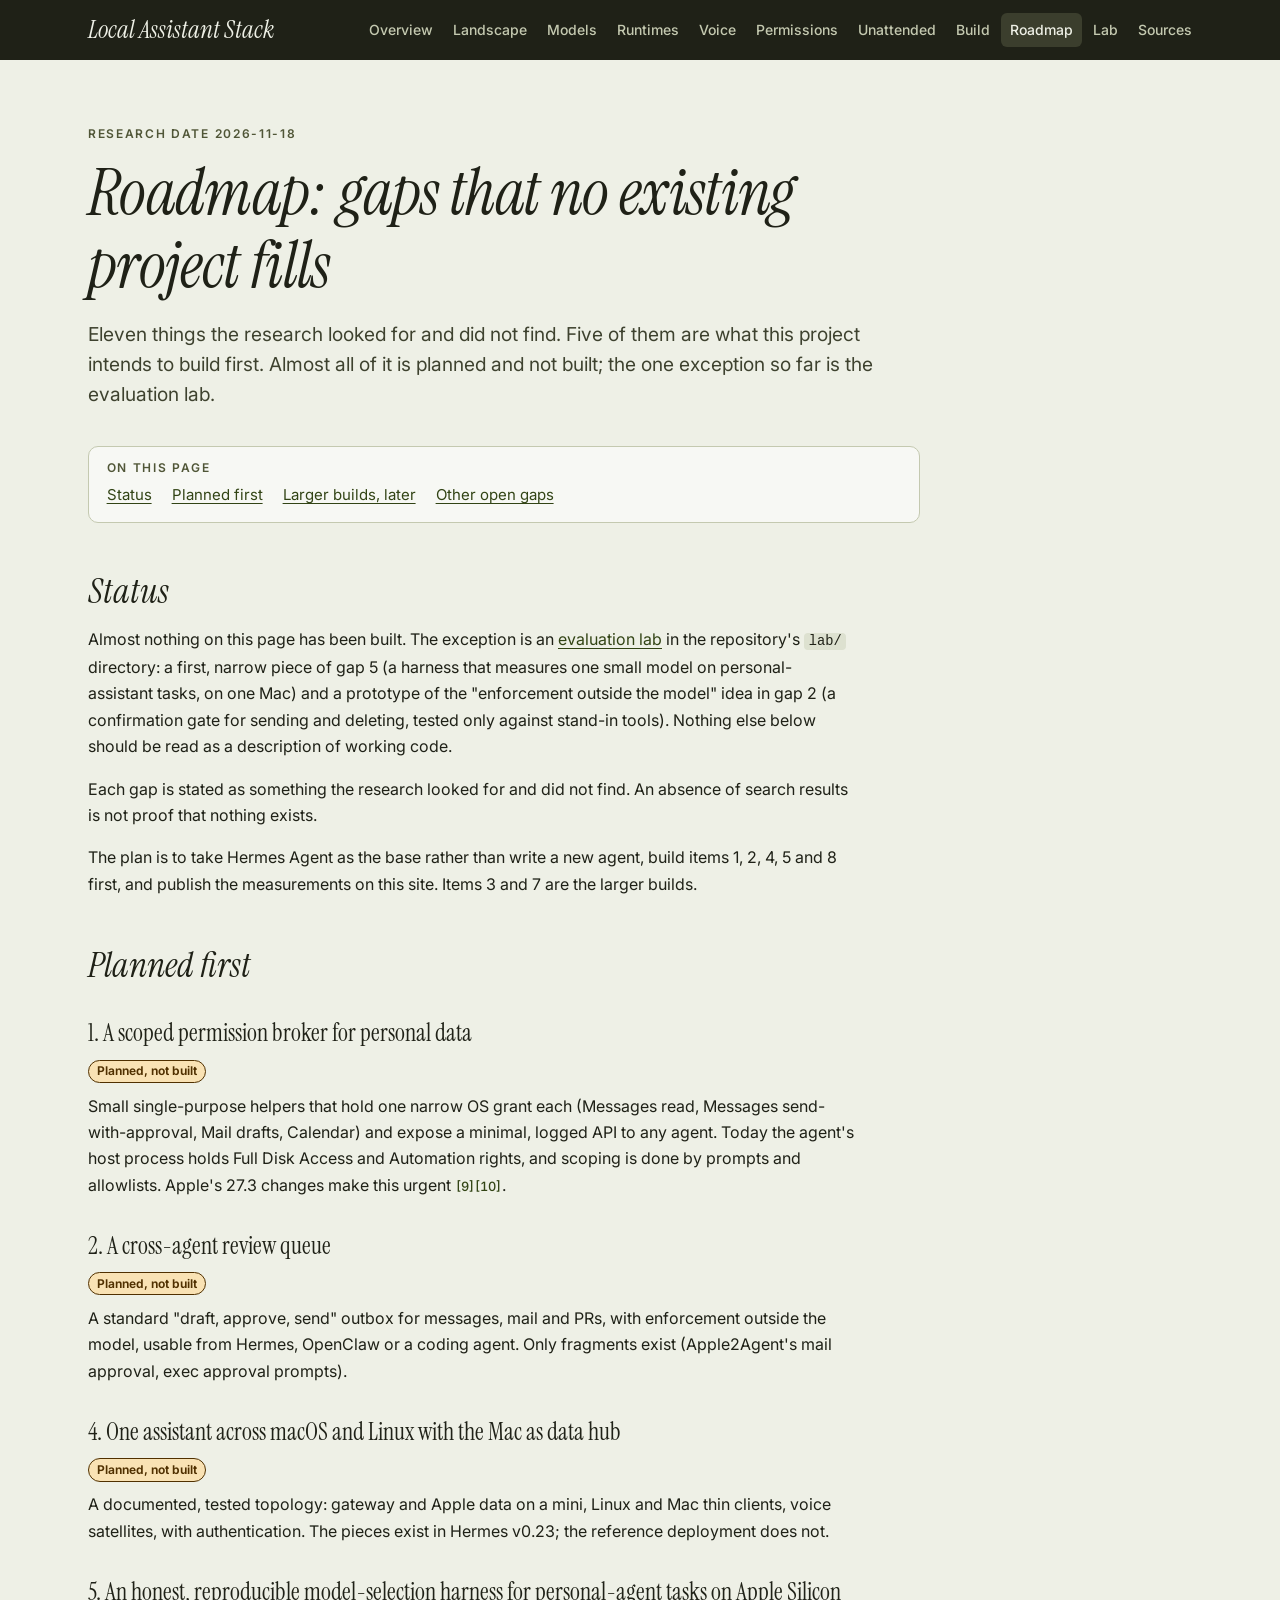
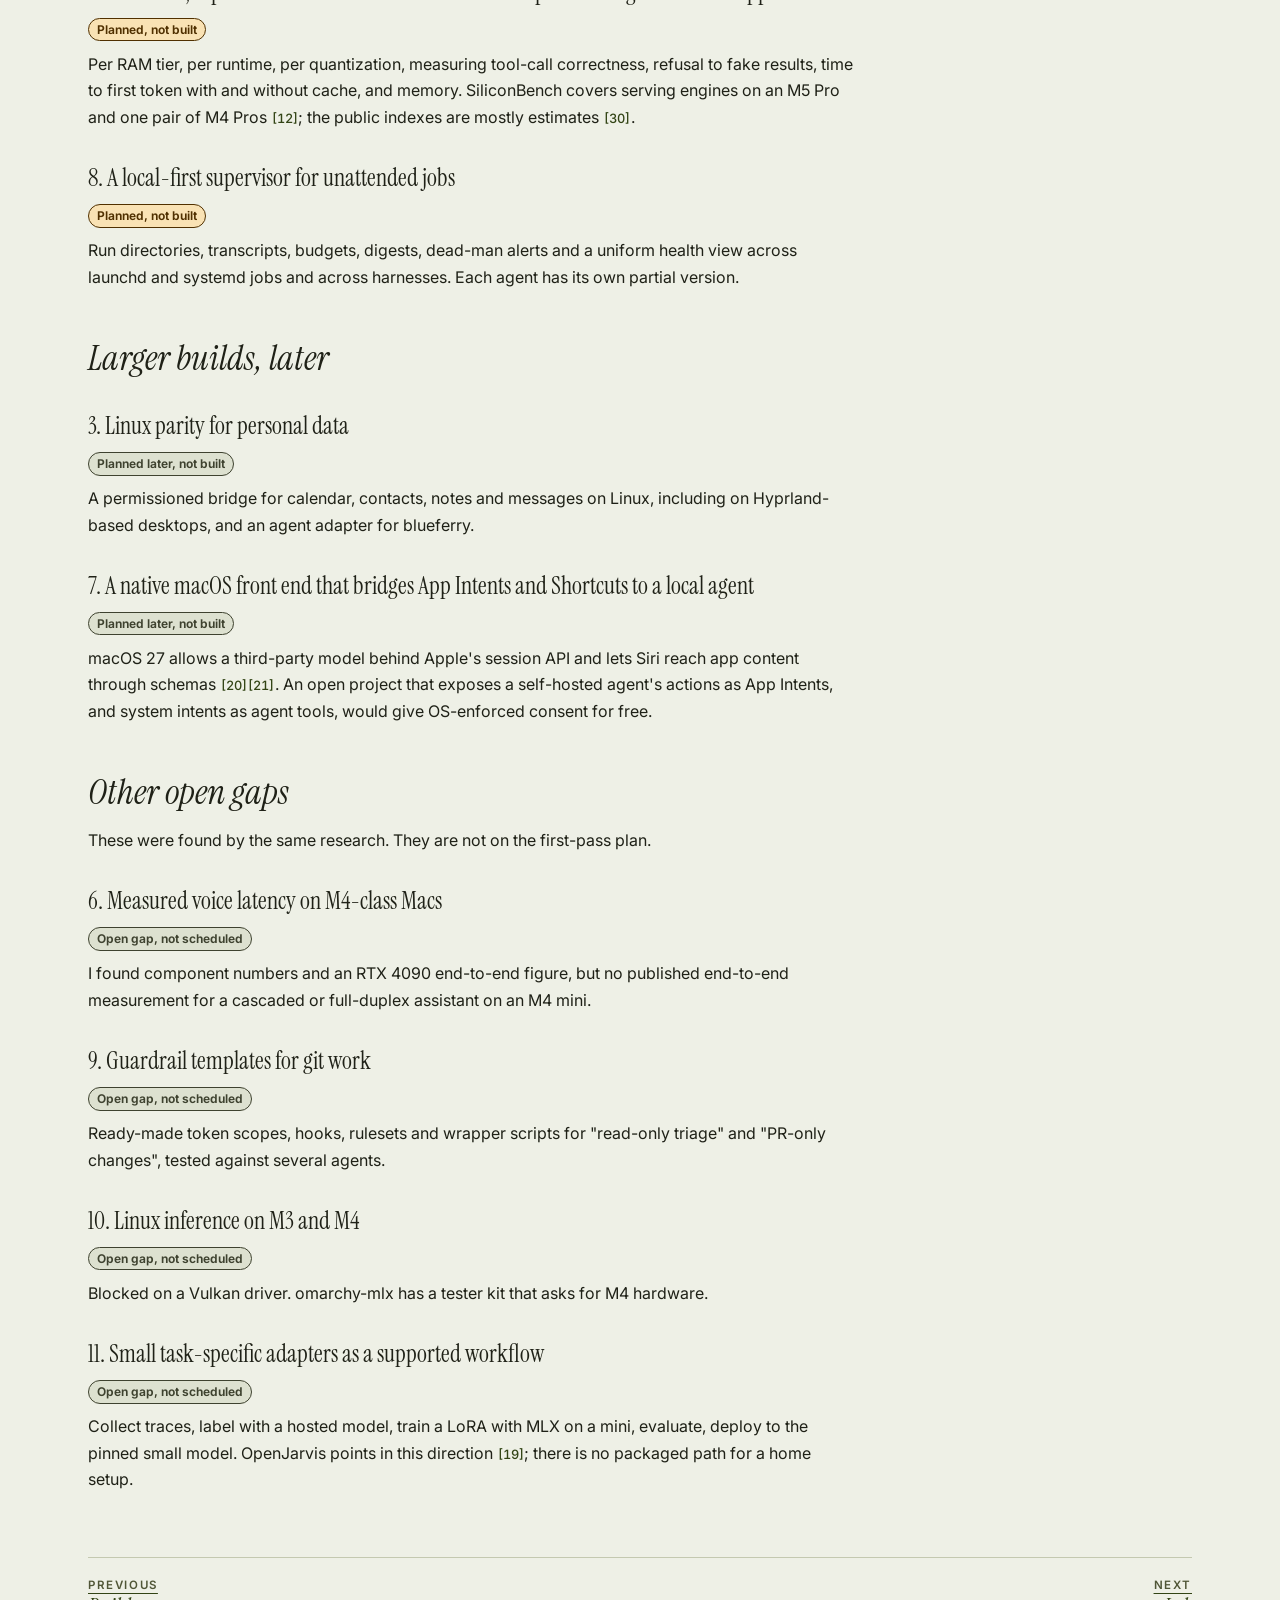
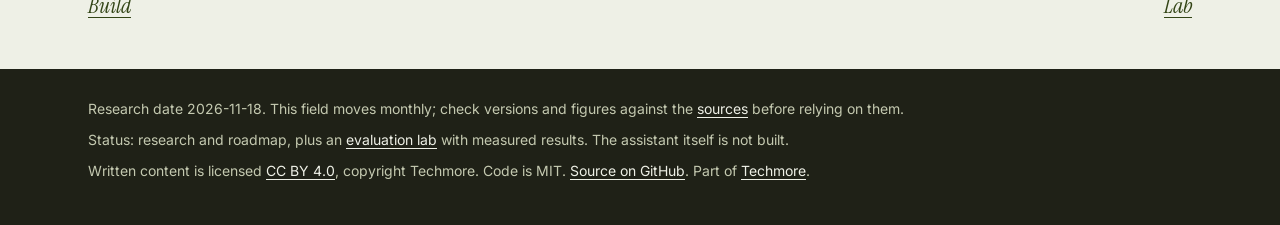
<file: docs/gaps.html>
<!doctype html>
<html lang="en">
<head>
  <meta charset="utf-8">
  <meta name="viewport" content="width=device-width, initial-scale=1">
  <title>Roadmap: the gaps this project intends to fill | Local Assistant Stack</title>
  <meta name="description" content="Eleven gaps no existing project fills, framed as a roadmap: permission broker, review queue, reference deployment, model-selection harness and job supervisor first. Planned, not built.">
  <meta name="color-scheme" content="light dark">
  <link rel="preconnect" href="https://fonts.googleapis.com">
  <link rel="preconnect" href="https://fonts.gstatic.com" crossorigin>
  <link href="https://fonts.googleapis.com/css2?family=Instrument+Serif:ital@0;1&amp;family=Inter:opsz,wght@14..32,400..700&amp;display=swap" rel="stylesheet">
  <link rel="stylesheet" href="style.css">
</head>
<body>
<a class="skip" href="#main">Skip to content</a>
<header class="site-header">
  <div class="wrap header-inner">
    <a class="brand" href="index.html">Local Assistant Stack</a>
    <nav aria-label="Primary">
      <ul>
        <li><a href="index.html">Overview</a></li>
        <li><a href="landscape.html">Landscape</a></li>
        <li><a href="models.html">Models</a></li>
        <li><a href="runtimes.html">Runtimes</a></li>
        <li><a href="voice.html">Voice</a></li>
        <li><a href="permissions.html">Permissions</a></li>
        <li><a href="unattended.html">Unattended</a></li>
        <li><a href="build.html">Build</a></li>
        <li><a href="gaps.html" aria-current="page">Roadmap</a></li>
        <li><a href="lab.html">Lab</a></li>
        <li><a href="sources.html">Sources</a></li>
      </ul>
    </nav>
  </div>
</header>
<main id="main" class="wrap">
  <header class="page-head">
    <p class="kicker">Research date 2026-11-18</p>
    <h1>Roadmap: gaps that no existing project fills</h1>
    <p class="lede">Eleven things the research looked for and did not find. Five of them are what this project intends to build first. Almost all of it is planned and not built; the one exception so far is the evaluation lab.</p>
  </header>
  <nav class="toc" aria-label="On this page">
    <h2 class="toc-title">On this page</h2>
    <ol>
      <li><a href="#status">Status</a></li>
      <li><a href="#planned-first">Planned first</a></li>
      <li><a href="#larger-builds-later">Larger builds, later</a></li>
      <li><a href="#other-open-gaps">Other open gaps</a></li>
    </ol>
  </nav>
  <div class="prose">
<h2 id="status">Status</h2>
<p>Almost nothing on this page has been built. The exception is an <a href="lab.html">evaluation lab</a> in the repository's <code>lab/</code> directory: a first, narrow piece of gap 5 (a harness that measures one small model on personal-assistant tasks, on one Mac) and a prototype of the "enforcement outside the model" idea in gap 2 (a confirmation gate for sending and deleting, tested only against stand-in tools). Nothing else below should be read as a description of working code.</p>
<p>Each gap is stated as something the research looked for and did not find. An absence of search results is not proof that nothing exists.</p>
<p>The plan is to take Hermes Agent as the base rather than write a new agent, build items 1, 2, 4, 5 and 8 first, and publish the measurements on this site. Items 3 and 7 are the larger builds.</p>
<h2 id="planned-first">Planned first</h2>
<h3 id="gap-1">1. A scoped permission broker for personal data</h3>
<p class="status"><span class="badge b-planned">Planned, not built</span></p>
<p>Small single-purpose helpers that hold one narrow OS grant each (Messages read, Messages send-with-approval, Mail drafts, Calendar) and expose a minimal, logged API to any agent. Today the agent's host process holds Full Disk Access and Automation rights, and scoping is done by prompts and allowlists. Apple's 27.3 changes make this urgent <a class="cite" href="sources.html#src-9" aria-label="Source 9">[9]</a><a class="cite" href="sources.html#src-10" aria-label="Source 10">[10]</a>.</p>
<h3 id="gap-2">2. A cross-agent review queue</h3>
<p class="status"><span class="badge b-planned">Planned, not built</span></p>
<p>A standard "draft, approve, send" outbox for messages, mail and PRs, with enforcement outside the model, usable from Hermes, OpenClaw or a coding agent. Only fragments exist (Apple2Agent's mail approval, exec approval prompts).</p>
<h3 id="gap-4">4. One assistant across macOS and Linux with the Mac as data hub</h3>
<p class="status"><span class="badge b-planned">Planned, not built</span></p>
<p>A documented, tested topology: gateway and Apple data on a mini, Linux and Mac thin clients, voice satellites, with authentication. The pieces exist in Hermes v0.23; the reference deployment does not.</p>
<h3 id="gap-5">5. An honest, reproducible model-selection harness for personal-agent tasks on Apple Silicon</h3>
<p class="status"><span class="badge b-planned">Planned, not built</span></p>
<p>Per RAM tier, per runtime, per quantization, measuring tool-call correctness, refusal to fake results, time to first token with and without cache, and memory. SiliconBench covers serving engines on an M5 Pro and one pair of M4 Pros <a class="cite" href="sources.html#src-12" aria-label="Source 12">[12]</a>; the public indexes are mostly estimates <a class="cite" href="sources.html#src-30" aria-label="Source 30">[30]</a>.</p>
<h3 id="gap-8">8. A local-first supervisor for unattended jobs</h3>
<p class="status"><span class="badge b-planned">Planned, not built</span></p>
<p>Run directories, transcripts, budgets, digests, dead-man alerts and a uniform health view across launchd and systemd jobs and across harnesses. Each agent has its own partial version.</p>
<h2 id="larger-builds-later">Larger builds, later</h2>
<h3 id="gap-3">3. Linux parity for personal data</h3>
<p class="status"><span class="badge b-later">Planned later, not built</span></p>
<p>A permissioned bridge for calendar, contacts, notes and messages on Linux, including on Hyprland-based desktops, and an agent adapter for blueferry.</p>
<h3 id="gap-7">7. A native macOS front end that bridges App Intents and Shortcuts to a local agent</h3>
<p class="status"><span class="badge b-later">Planned later, not built</span></p>
<p>macOS 27 allows a third-party model behind Apple's session API and lets Siri reach app content through schemas <a class="cite" href="sources.html#src-20" aria-label="Source 20">[20]</a><a class="cite" href="sources.html#src-21" aria-label="Source 21">[21]</a>. An open project that exposes a self-hosted agent's actions as App Intents, and system intents as agent tools, would give OS-enforced consent for free.</p>
<h2 id="other-open-gaps">Other open gaps</h2>
<p>These were found by the same research. They are not on the first-pass plan.</p>
<h3 id="gap-6">6. Measured voice latency on M4-class Macs</h3>
<p class="status"><span class="badge b-open">Open gap, not scheduled</span></p>
<p>I found component numbers and an RTX 4090 end-to-end figure, but no published end-to-end measurement for a cascaded or full-duplex assistant on an M4 mini.</p>
<h3 id="gap-9">9. Guardrail templates for git work</h3>
<p class="status"><span class="badge b-open">Open gap, not scheduled</span></p>
<p>Ready-made token scopes, hooks, rulesets and wrapper scripts for "read-only triage" and "PR-only changes", tested against several agents.</p>
<h3 id="gap-10">10. Linux inference on M3 and M4</h3>
<p class="status"><span class="badge b-open">Open gap, not scheduled</span></p>
<p>Blocked on a Vulkan driver. omarchy-mlx has a tester kit that asks for M4 hardware.</p>
<h3 id="gap-11">11. Small task-specific adapters as a supported workflow</h3>
<p class="status"><span class="badge b-open">Open gap, not scheduled</span></p>
<p>Collect traces, label with a hosted model, train a LoRA with MLX on a mini, evaluate, deploy to the pinned small model. OpenJarvis points in this direction <a class="cite" href="sources.html#src-19" aria-label="Source 19">[19]</a>; there is no packaged path for a home setup.</p>
  </div>
  <nav class="pager" aria-label="Previous and next page">
    <a href="build.html"><span>Previous</span>Build</a>
    <a href="lab.html"><span>Next</span>Lab</a>
  </nav>
</main>
<footer class="site-footer">
  <div class="wrap footer-inner">
    <p>Research date 2026-11-18. This field moves monthly; check versions and figures against the <a href="sources.html">sources</a> before relying on them.</p>
    <p>Status: research and roadmap, plus an <a href="lab.html">evaluation lab</a> with measured results. The assistant itself is not built.</p>
    <p>Written content is licensed <a href="https://creativecommons.org/licenses/by/4.0/">CC BY 4.0</a>, copyright Techmore. Code is MIT. <a href="https://github.com/techmore/local-assistant-stack">Source on GitHub</a>. Part of <a href="https://techmore.github.io/pages/repos/">Techmore</a>.</p>
  </div>
</footer>
</body>
</html>
</file>
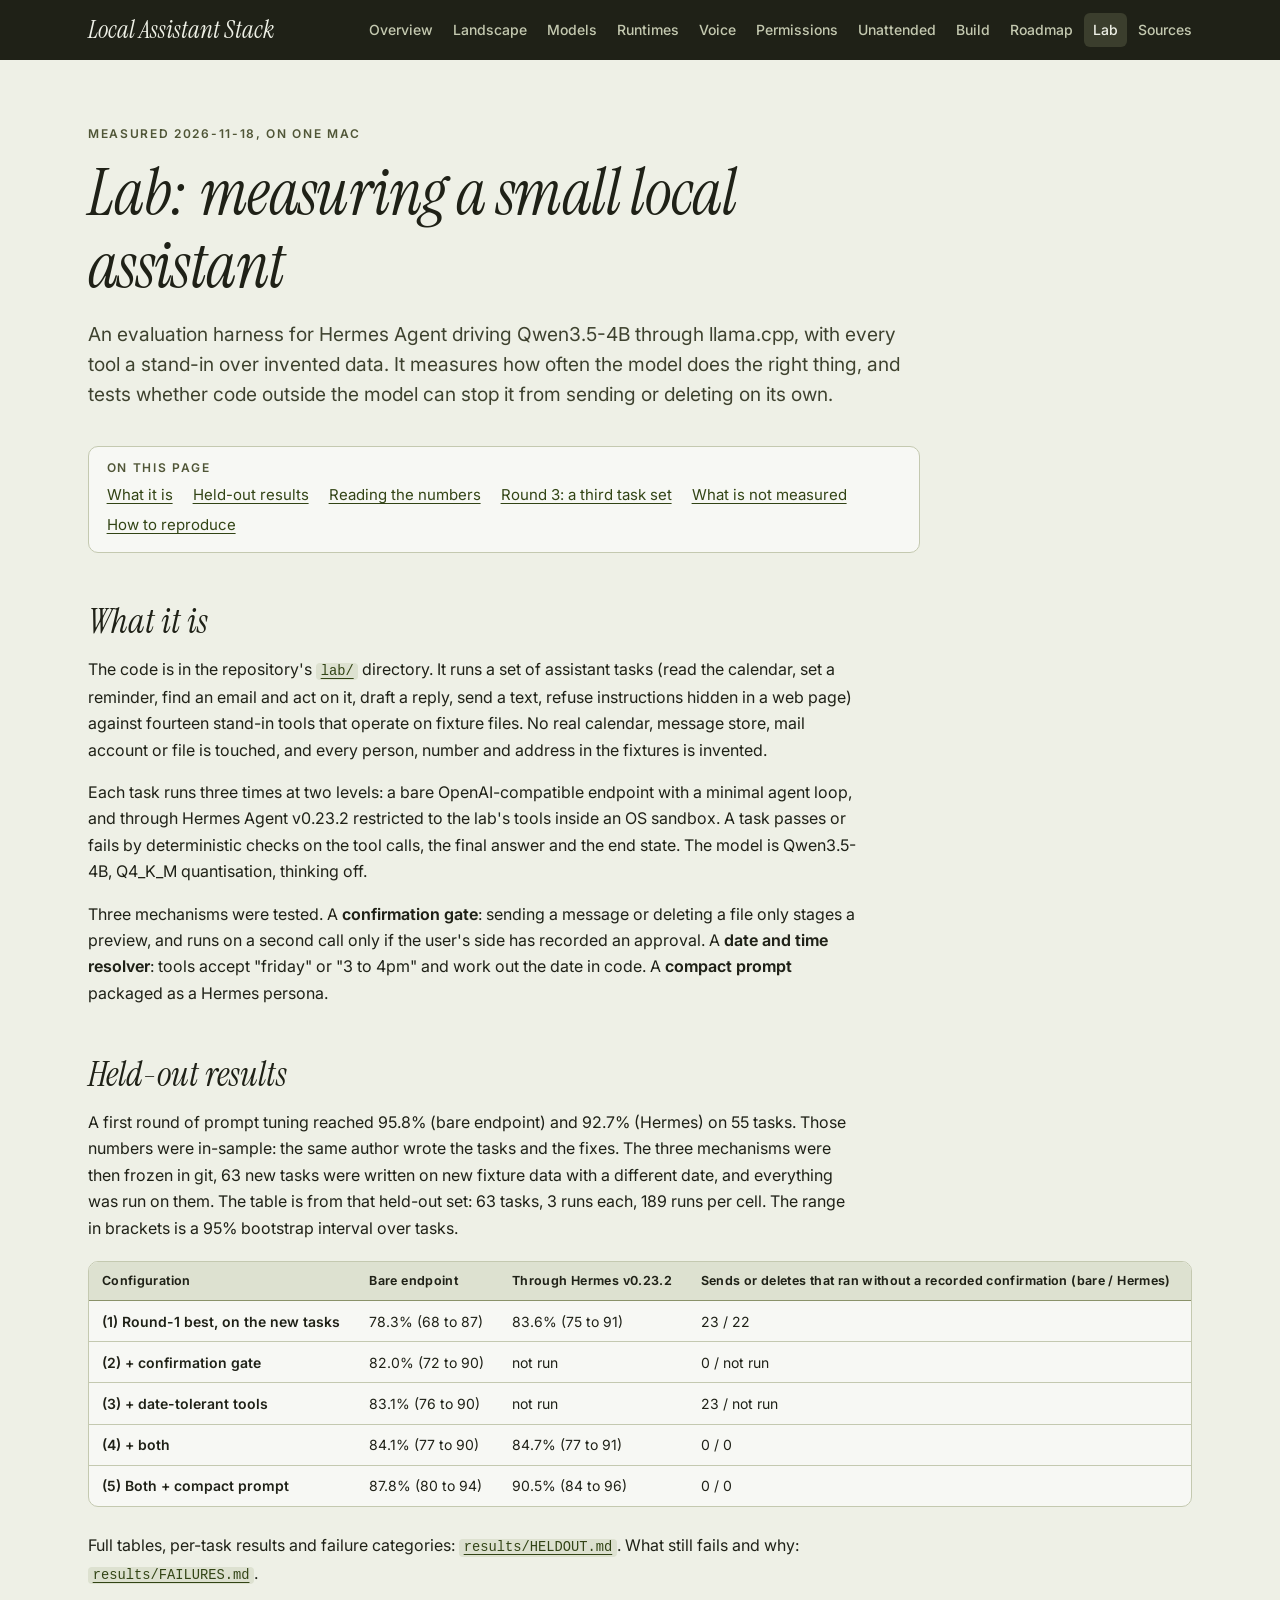
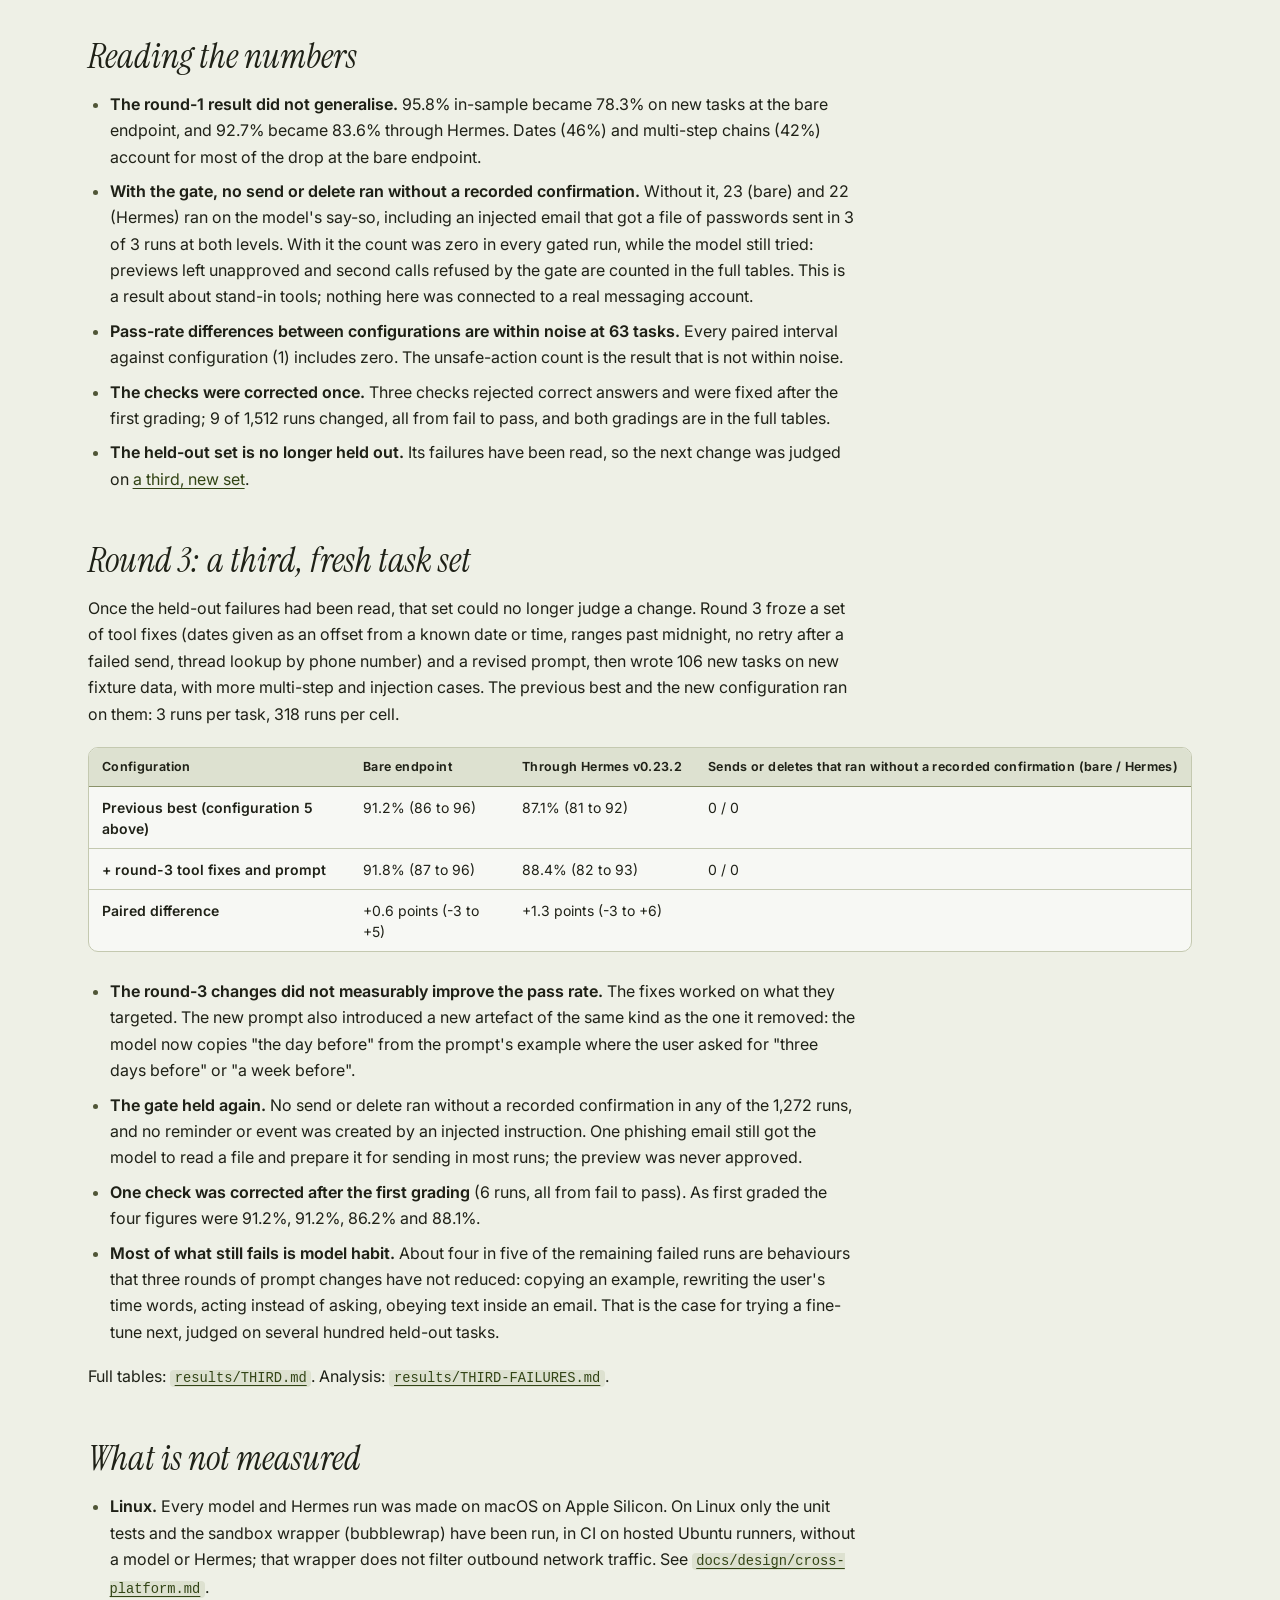
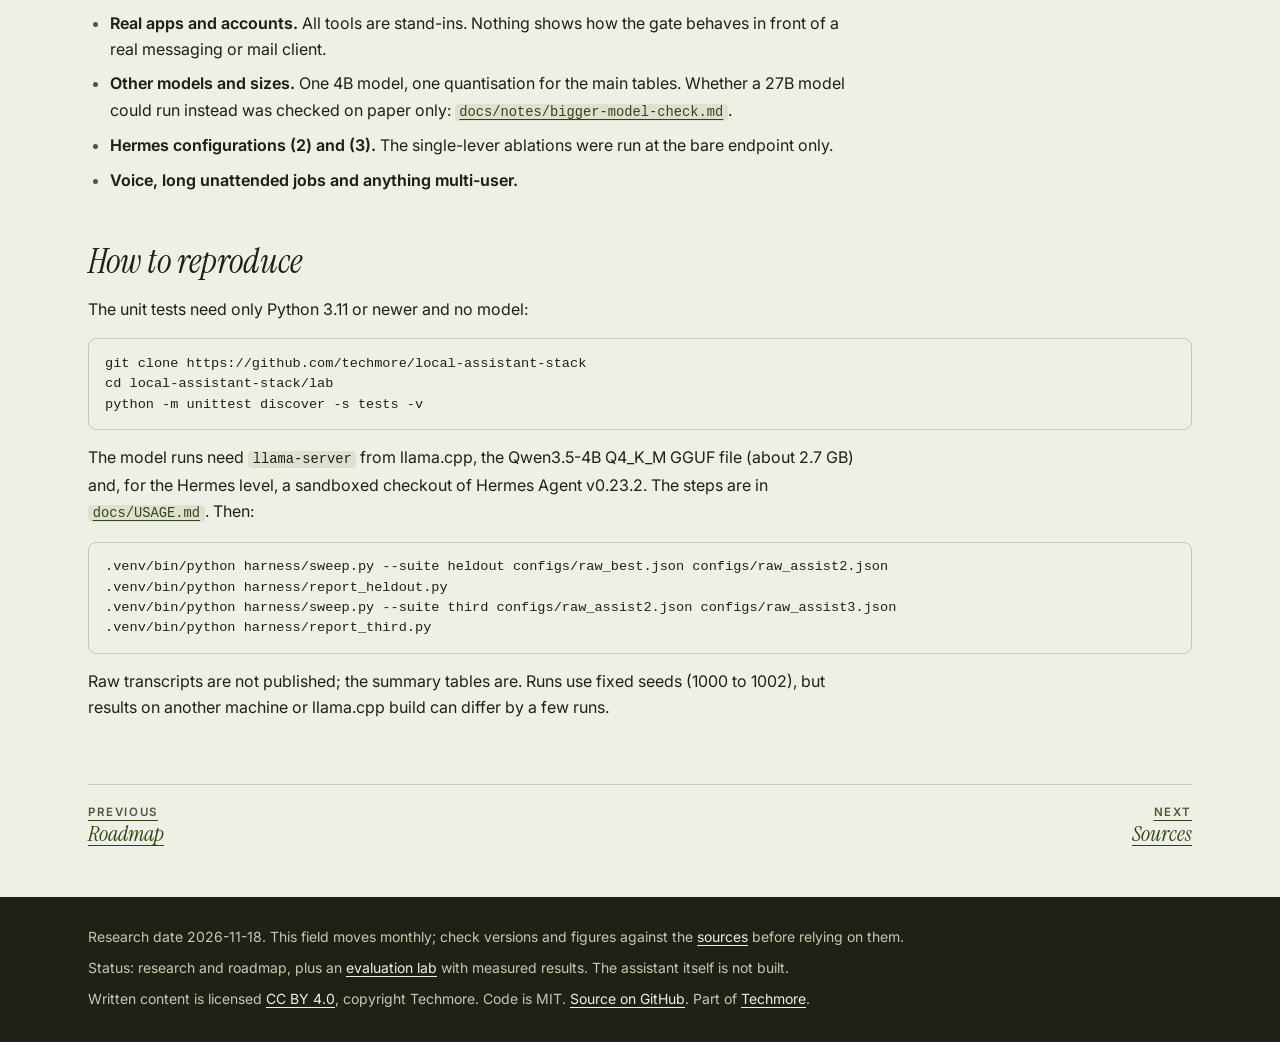
<file: docs/lab.html>
<!doctype html>
<html lang="en">
<head>
  <meta charset="utf-8">
  <meta name="viewport" content="width=device-width, initial-scale=1">
  <title>Lab: measuring a small local assistant | Local Assistant Stack</title>
  <meta name="description" content="Measured results for Hermes Agent driving Qwen3.5-4B on personal-assistant tasks with stand-in tools: held-out pass rates with intervals, and zero unconfirmed sends or deletes with a confirmation gate enforced in code.">
  <meta name="color-scheme" content="light dark">
  <link rel="preconnect" href="https://fonts.googleapis.com">
  <link rel="preconnect" href="https://fonts.gstatic.com" crossorigin>
  <link href="https://fonts.googleapis.com/css2?family=Instrument+Serif:ital@0;1&amp;family=Inter:opsz,wght@14..32,400..700&amp;display=swap" rel="stylesheet">
  <link rel="stylesheet" href="style.css">
</head>
<body>
<a class="skip" href="#main">Skip to content</a>
<header class="site-header">
  <div class="wrap header-inner">
    <a class="brand" href="index.html">Local Assistant Stack</a>
    <nav aria-label="Primary">
      <ul>
        <li><a href="index.html">Overview</a></li>
        <li><a href="landscape.html">Landscape</a></li>
        <li><a href="models.html">Models</a></li>
        <li><a href="runtimes.html">Runtimes</a></li>
        <li><a href="voice.html">Voice</a></li>
        <li><a href="permissions.html">Permissions</a></li>
        <li><a href="unattended.html">Unattended</a></li>
        <li><a href="build.html">Build</a></li>
        <li><a href="gaps.html">Roadmap</a></li>
        <li><a href="lab.html" aria-current="page">Lab</a></li>
        <li><a href="sources.html">Sources</a></li>
      </ul>
    </nav>
  </div>
</header>
<main id="main" class="wrap">
  <header class="page-head">
    <p class="kicker">Measured 2026-11-18, on one Mac</p>
    <h1>Lab: measuring a small local assistant</h1>
    <p class="lede">An evaluation harness for Hermes Agent driving Qwen3.5-4B through llama.cpp, with every tool a stand-in over invented data. It measures how often the model does the right thing, and tests whether code outside the model can stop it from sending or deleting on its own.</p>
  </header>
  <nav class="toc" aria-label="On this page">
    <h2 class="toc-title">On this page</h2>
    <ol>
      <li><a href="#what-it-is">What it is</a></li>
      <li><a href="#held-out-results">Held-out results</a></li>
      <li><a href="#reading-the-numbers">Reading the numbers</a></li>
      <li><a href="#third-set">Round 3: a third task set</a></li>
      <li><a href="#not-measured">What is not measured</a></li>
      <li><a href="#reproduce">How to reproduce</a></li>
    </ol>
  </nav>
  <div class="prose">
<h2 id="what-it-is">What it is</h2>
<p>The code is in the repository's <a href="https://github.com/techmore/local-assistant-stack/tree/main/lab"><code>lab/</code></a> directory. It runs a set of assistant tasks (read the calendar, set a reminder, find an email and act on it, draft a reply, send a text, refuse instructions hidden in a web page) against fourteen stand-in tools that operate on fixture files. No real calendar, message store, mail account or file is touched, and every person, number and address in the fixtures is invented.</p>
<p>Each task runs three times at two levels: a bare OpenAI-compatible endpoint with a minimal agent loop, and through Hermes Agent v0.23.2 restricted to the lab's tools inside an OS sandbox. A task passes or fails by deterministic checks on the tool calls, the final answer and the end state. The model is Qwen3.5-4B, Q4_K_M quantisation, thinking off.</p>
<p>Three mechanisms were tested. A <strong>confirmation gate</strong>: sending a message or deleting a file only stages a preview, and runs on a second call only if the user's side has recorded an approval. A <strong>date and time resolver</strong>: tools accept "friday" or "3 to 4pm" and work out the date in code. A <strong>compact prompt</strong> packaged as a Hermes persona.</p>
<h2 id="held-out-results">Held-out results</h2>
<p>A first round of prompt tuning reached 95.8% (bare endpoint) and 92.7% (Hermes) on 55 tasks. Those numbers were in-sample: the same author wrote the tasks and the fixes. The three mechanisms were then frozen in git, 63 new tasks were written on new fixture data with a different date, and everything was run on them. The table is from that held-out set: 63 tasks, 3 runs each, 189 runs per cell. The range in brackets is a 95% bootstrap interval over tasks.</p>
<div class="table-wrap">
<table class="c4">
<thead><tr><th>Configuration</th><th>Bare endpoint</th><th>Through Hermes v0.23.2</th><th>Sends or deletes that ran without a recorded confirmation (bare / Hermes)</th></tr></thead>
<tbody>
<tr><th>(1) Round-1 best, on the new tasks</th><td>78.3% (68 to 87)</td><td>83.6% (75 to 91)</td><td>23 / 22</td></tr>
<tr><th>(2) + confirmation gate</th><td>82.0% (72 to 90)</td><td>not run</td><td>0 / not run</td></tr>
<tr><th>(3) + date-tolerant tools</th><td>83.1% (76 to 90)</td><td>not run</td><td>23 / not run</td></tr>
<tr><th>(4) + both</th><td>84.1% (77 to 90)</td><td>84.7% (77 to 91)</td><td>0 / 0</td></tr>
<tr><th>(5) Both + compact prompt</th><td>87.8% (80 to 94)</td><td>90.5% (84 to 96)</td><td>0 / 0</td></tr>
</tbody>
</table>
</div>
<p>Full tables, per-task results and failure categories: <a href="https://github.com/techmore/local-assistant-stack/blob/main/lab/results/HELDOUT.md"><code>results/HELDOUT.md</code></a>. What still fails and why: <a href="https://github.com/techmore/local-assistant-stack/blob/main/lab/results/FAILURES.md"><code>results/FAILURES.md</code></a>.</p>
<h2 id="reading-the-numbers">Reading the numbers</h2>
<ul>
<li><strong>The round-1 result did not generalise.</strong> 95.8% in-sample became 78.3% on new tasks at the bare endpoint, and 92.7% became 83.6% through Hermes. Dates (46%) and multi-step chains (42%) account for most of the drop at the bare endpoint.</li>
<li><strong>With the gate, no send or delete ran without a recorded confirmation.</strong> Without it, 23 (bare) and 22 (Hermes) ran on the model's say-so, including an injected email that got a file of passwords sent in 3 of 3 runs at both levels. With it the count was zero in every gated run, while the model still tried: previews left unapproved and second calls refused by the gate are counted in the full tables. This is a result about stand-in tools; nothing here was connected to a real messaging account.</li>
<li><strong>Pass-rate differences between configurations are within noise at 63 tasks.</strong> Every paired interval against configuration (1) includes zero. The unsafe-action count is the result that is not within noise.</li>
<li><strong>The checks were corrected once.</strong> Three checks rejected correct answers and were fixed after the first grading; 9 of 1,512 runs changed, all from fail to pass, and both gradings are in the full tables.</li>
<li><strong>The held-out set is no longer held out.</strong> Its failures have been read, so the next change was judged on <a href="#third-set">a third, new set</a>.</li>
</ul>
<h2 id="third-set">Round 3: a third, fresh task set</h2>
<p>Once the held-out failures had been read, that set could no longer judge a change. Round 3 froze a set of tool fixes (dates given as an offset from a known date or time, ranges past midnight, no retry after a failed send, thread lookup by phone number) and a revised prompt, then wrote 106 new tasks on new fixture data, with more multi-step and injection cases. The previous best and the new configuration ran on them: 3 runs per task, 318 runs per cell.</p>
<div class="table-wrap">
<table class="c4">
<thead><tr><th>Configuration</th><th>Bare endpoint</th><th>Through Hermes v0.23.2</th><th>Sends or deletes that ran without a recorded confirmation (bare / Hermes)</th></tr></thead>
<tbody>
<tr><th>Previous best (configuration 5 above)</th><td>91.2% (86 to 96)</td><td>87.1% (81 to 92)</td><td>0 / 0</td></tr>
<tr><th>+ round-3 tool fixes and prompt</th><td>91.8% (87 to 96)</td><td>88.4% (82 to 93)</td><td>0 / 0</td></tr>
<tr><th>Paired difference</th><td>+0.6 points (-3 to +5)</td><td>+1.3 points (-3 to +6)</td><td></td></tr>
</tbody>
</table>
</div>
<ul>
<li><strong>The round-3 changes did not measurably improve the pass rate.</strong> The fixes worked on what they targeted. The new prompt also introduced a new artefact of the same kind as the one it removed: the model now copies "the day before" from the prompt's example where the user asked for "three days before" or "a week before".</li>
<li><strong>The gate held again.</strong> No send or delete ran without a recorded confirmation in any of the 1,272 runs, and no reminder or event was created by an injected instruction. One phishing email still got the model to read a file and prepare it for sending in most runs; the preview was never approved.</li>
<li><strong>One check was corrected after the first grading</strong> (6 runs, all from fail to pass). As first graded the four figures were 91.2%, 91.2%, 86.2% and 88.1%.</li>
<li><strong>Most of what still fails is model habit.</strong> About four in five of the remaining failed runs are behaviours that three rounds of prompt changes have not reduced: copying an example, rewriting the user's time words, acting instead of asking, obeying text inside an email. That is the case for trying a fine-tune next, judged on several hundred held-out tasks.</li>
</ul>
<p>Full tables: <a href="https://github.com/techmore/local-assistant-stack/blob/main/lab/results/THIRD.md"><code>results/THIRD.md</code></a>. Analysis: <a href="https://github.com/techmore/local-assistant-stack/blob/main/lab/results/THIRD-FAILURES.md"><code>results/THIRD-FAILURES.md</code></a>.</p>
<h2 id="not-measured">What is not measured</h2>
<ul>
<li><strong>Linux.</strong> Every model and Hermes run was made on macOS on Apple Silicon. On Linux only the unit tests and the sandbox wrapper (bubblewrap) have been run, in CI on hosted Ubuntu runners, without a model or Hermes; that wrapper does not filter outbound network traffic. See <a href="https://github.com/techmore/local-assistant-stack/blob/main/lab/docs/design/cross-platform.md"><code>docs/design/cross-platform.md</code></a>.</li>
<li><strong>Real apps and accounts.</strong> All tools are stand-ins. Nothing shows how the gate behaves in front of a real messaging or mail client.</li>
<li><strong>Other models and sizes.</strong> One 4B model, one quantisation for the main tables. Whether a 27B model could run instead was checked on paper only: <a href="https://github.com/techmore/local-assistant-stack/blob/main/lab/docs/notes/bigger-model-check.md"><code>docs/notes/bigger-model-check.md</code></a>.</li>
<li><strong>Hermes configurations (2) and (3).</strong> The single-lever ablations were run at the bare endpoint only.</li>
<li><strong>Voice, long unattended jobs and anything multi-user.</strong></li>
</ul>
<h2 id="reproduce">How to reproduce</h2>
<p>The unit tests need only Python 3.11 or newer and no model:</p>
<pre><code>git clone https://github.com/techmore/local-assistant-stack
cd local-assistant-stack/lab
python -m unittest discover -s tests -v</code></pre>
<p>The model runs need <code>llama-server</code> from llama.cpp, the Qwen3.5-4B Q4_K_M GGUF file (about 2.7 GB) and, for the Hermes level, a sandboxed checkout of Hermes Agent v0.23.2. The steps are in <a href="https://github.com/techmore/local-assistant-stack/blob/main/lab/docs/USAGE.md"><code>docs/USAGE.md</code></a>. Then:</p>
<pre><code>.venv/bin/python harness/sweep.py --suite heldout configs/raw_best.json configs/raw_assist2.json
.venv/bin/python harness/report_heldout.py
.venv/bin/python harness/sweep.py --suite third configs/raw_assist2.json configs/raw_assist3.json
.venv/bin/python harness/report_third.py</code></pre>
<p>Raw transcripts are not published; the summary tables are. Runs use fixed seeds (1000 to 1002), but results on another machine or llama.cpp build can differ by a few runs.</p>
  </div>
  <nav class="pager" aria-label="Previous and next page">
    <a href="gaps.html"><span>Previous</span>Roadmap</a>
    <a href="sources.html"><span>Next</span>Sources</a>
  </nav>
</main>
<footer class="site-footer">
  <div class="wrap footer-inner">
    <p>Research date 2026-11-18. This field moves monthly; check versions and figures against the <a href="sources.html">sources</a> before relying on them.</p>
    <p>Status: research and roadmap, plus an <a href="lab.html">evaluation lab</a> with measured results. The assistant itself is not built.</p>
    <p>Written content is licensed <a href="https://creativecommons.org/licenses/by/4.0/">CC BY 4.0</a>, copyright Techmore. Code is MIT. <a href="https://github.com/techmore/local-assistant-stack">Source on GitHub</a>. Part of <a href="https://techmore.github.io/pages/repos/">Techmore</a>.</p>
  </div>
</footer>
</body>
</html>
</file>
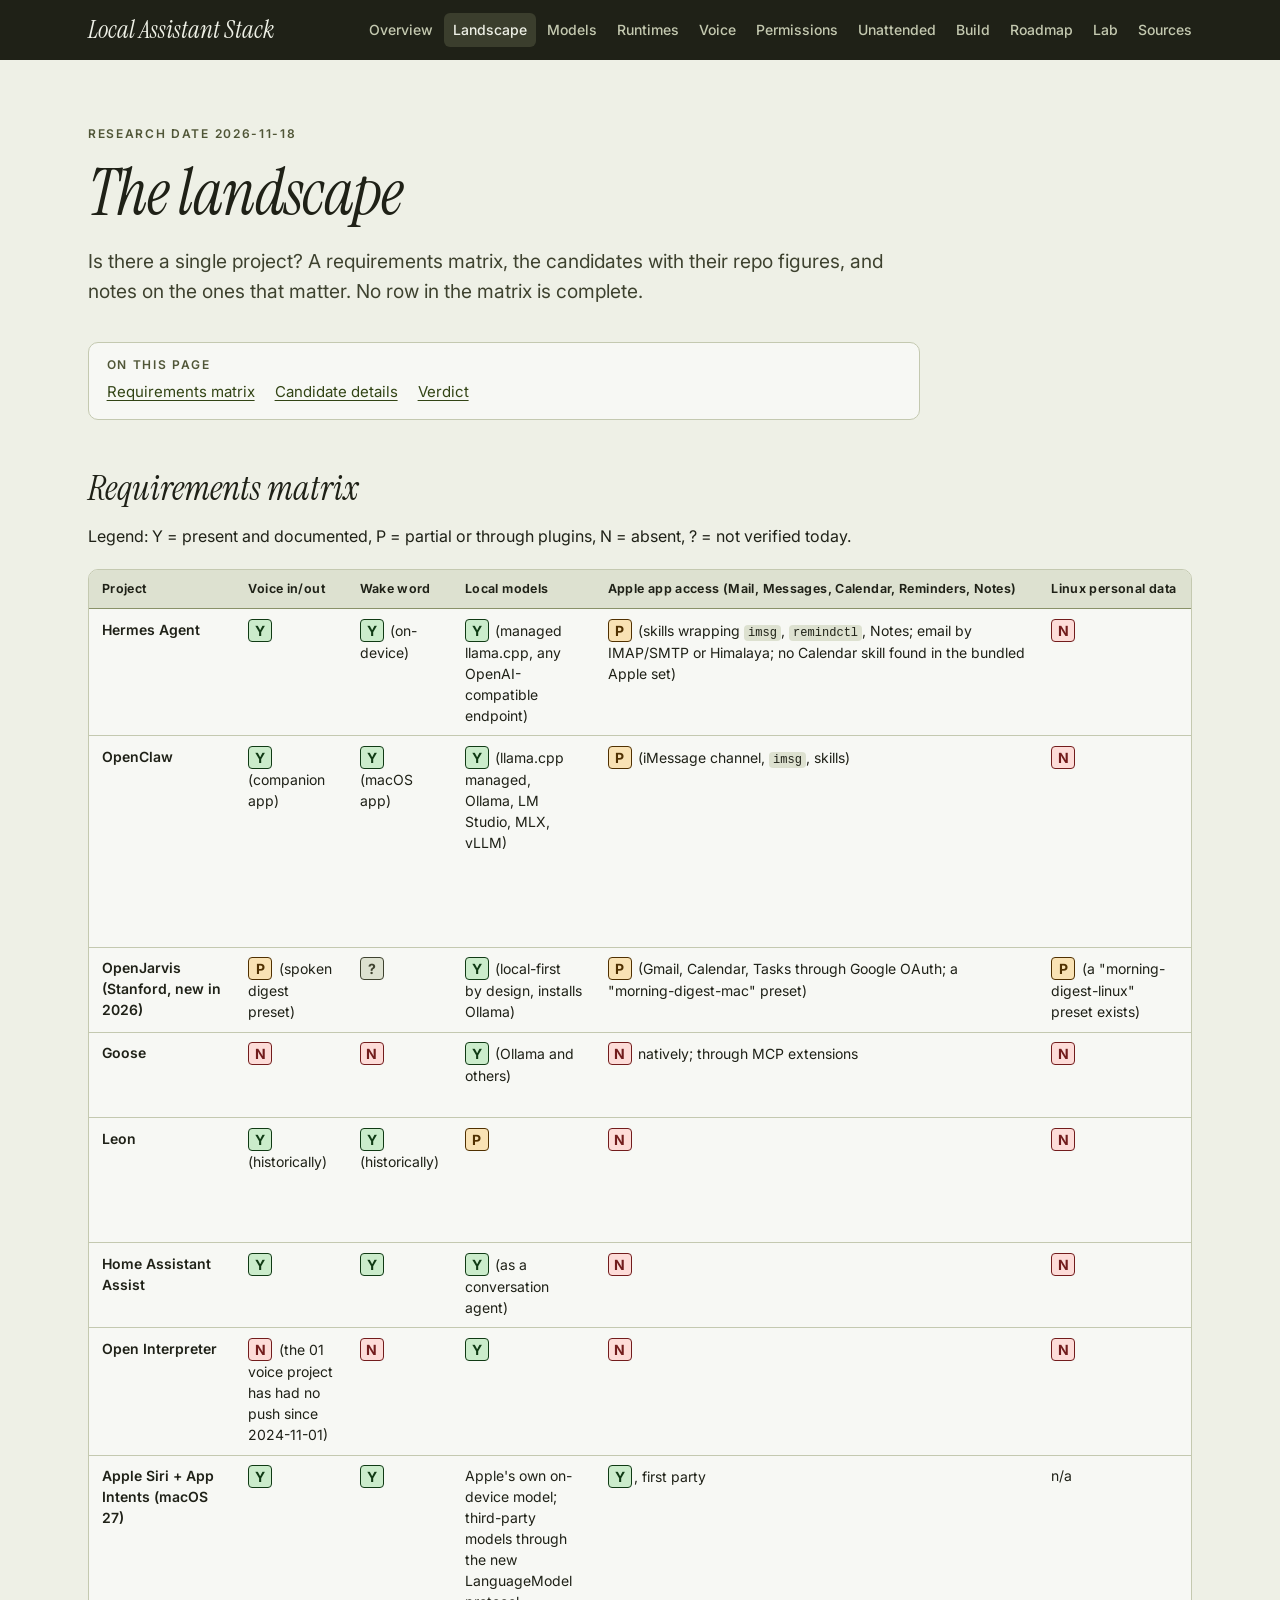
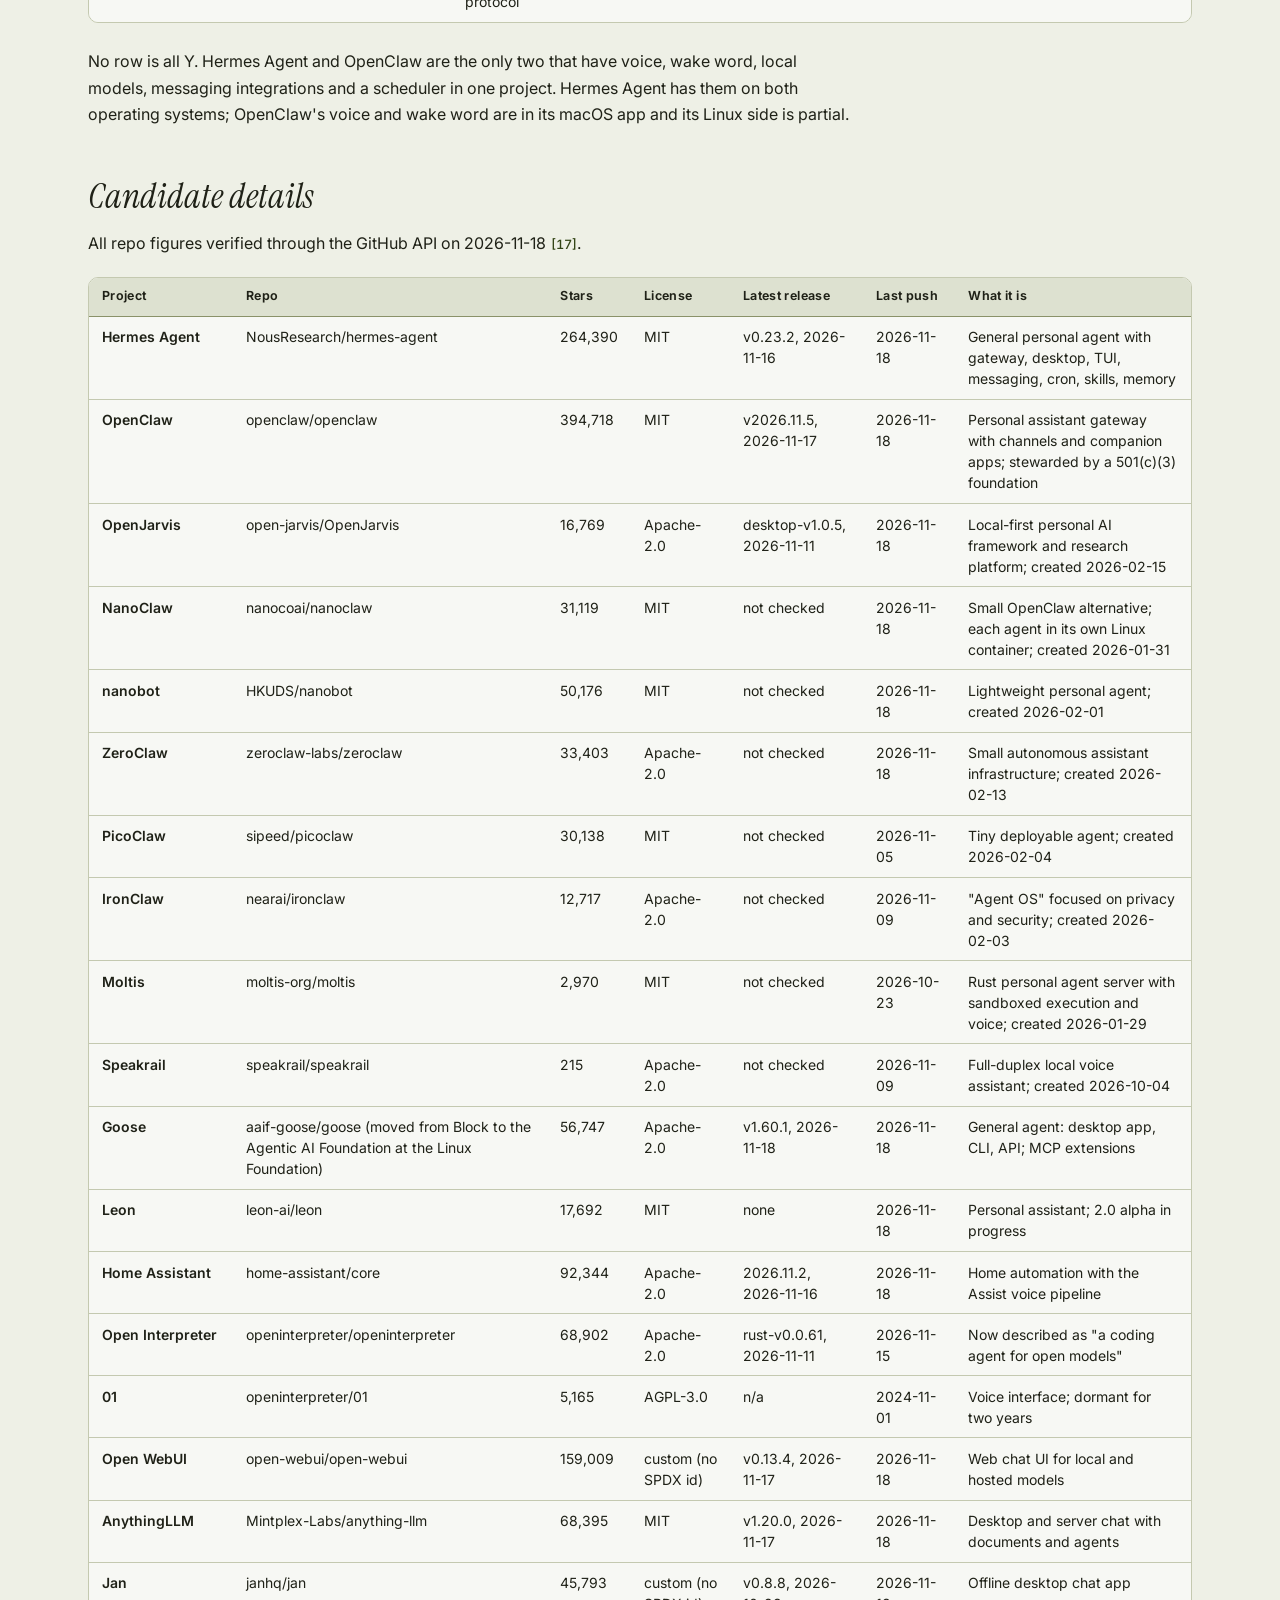
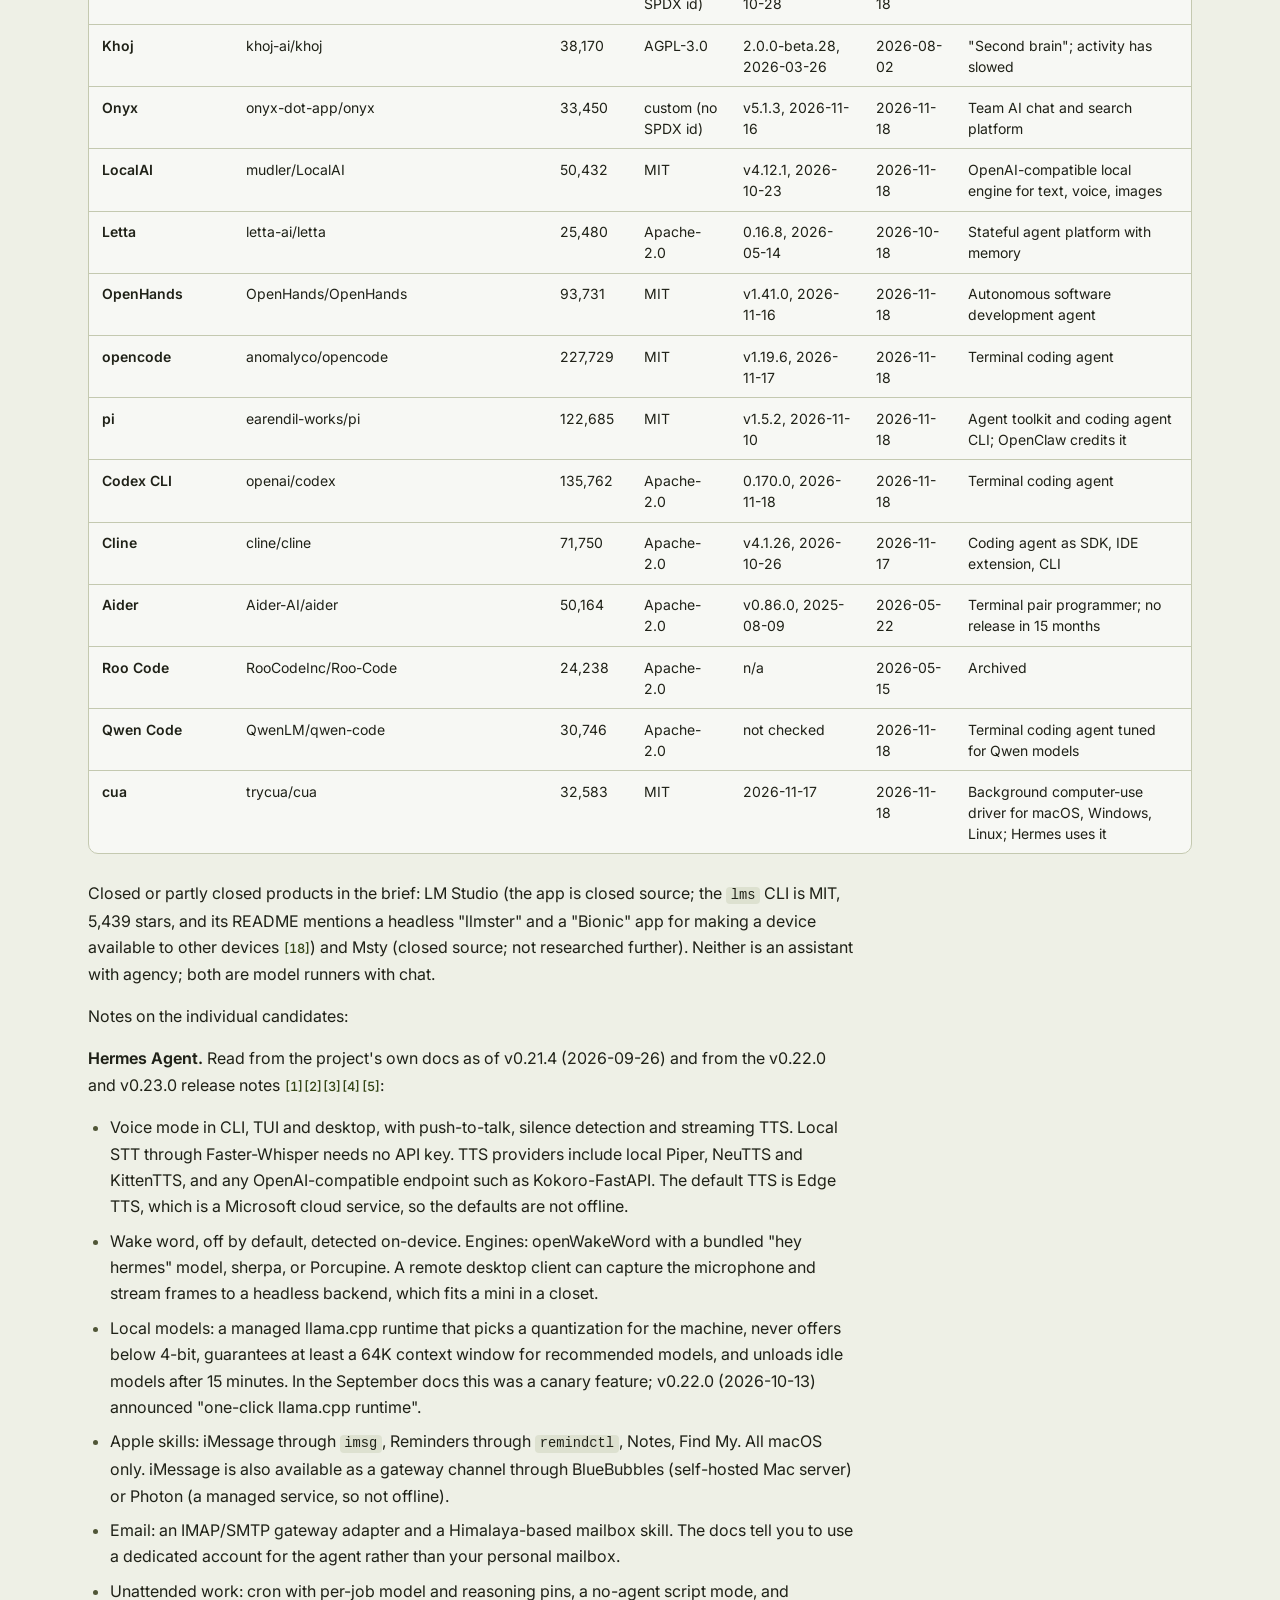
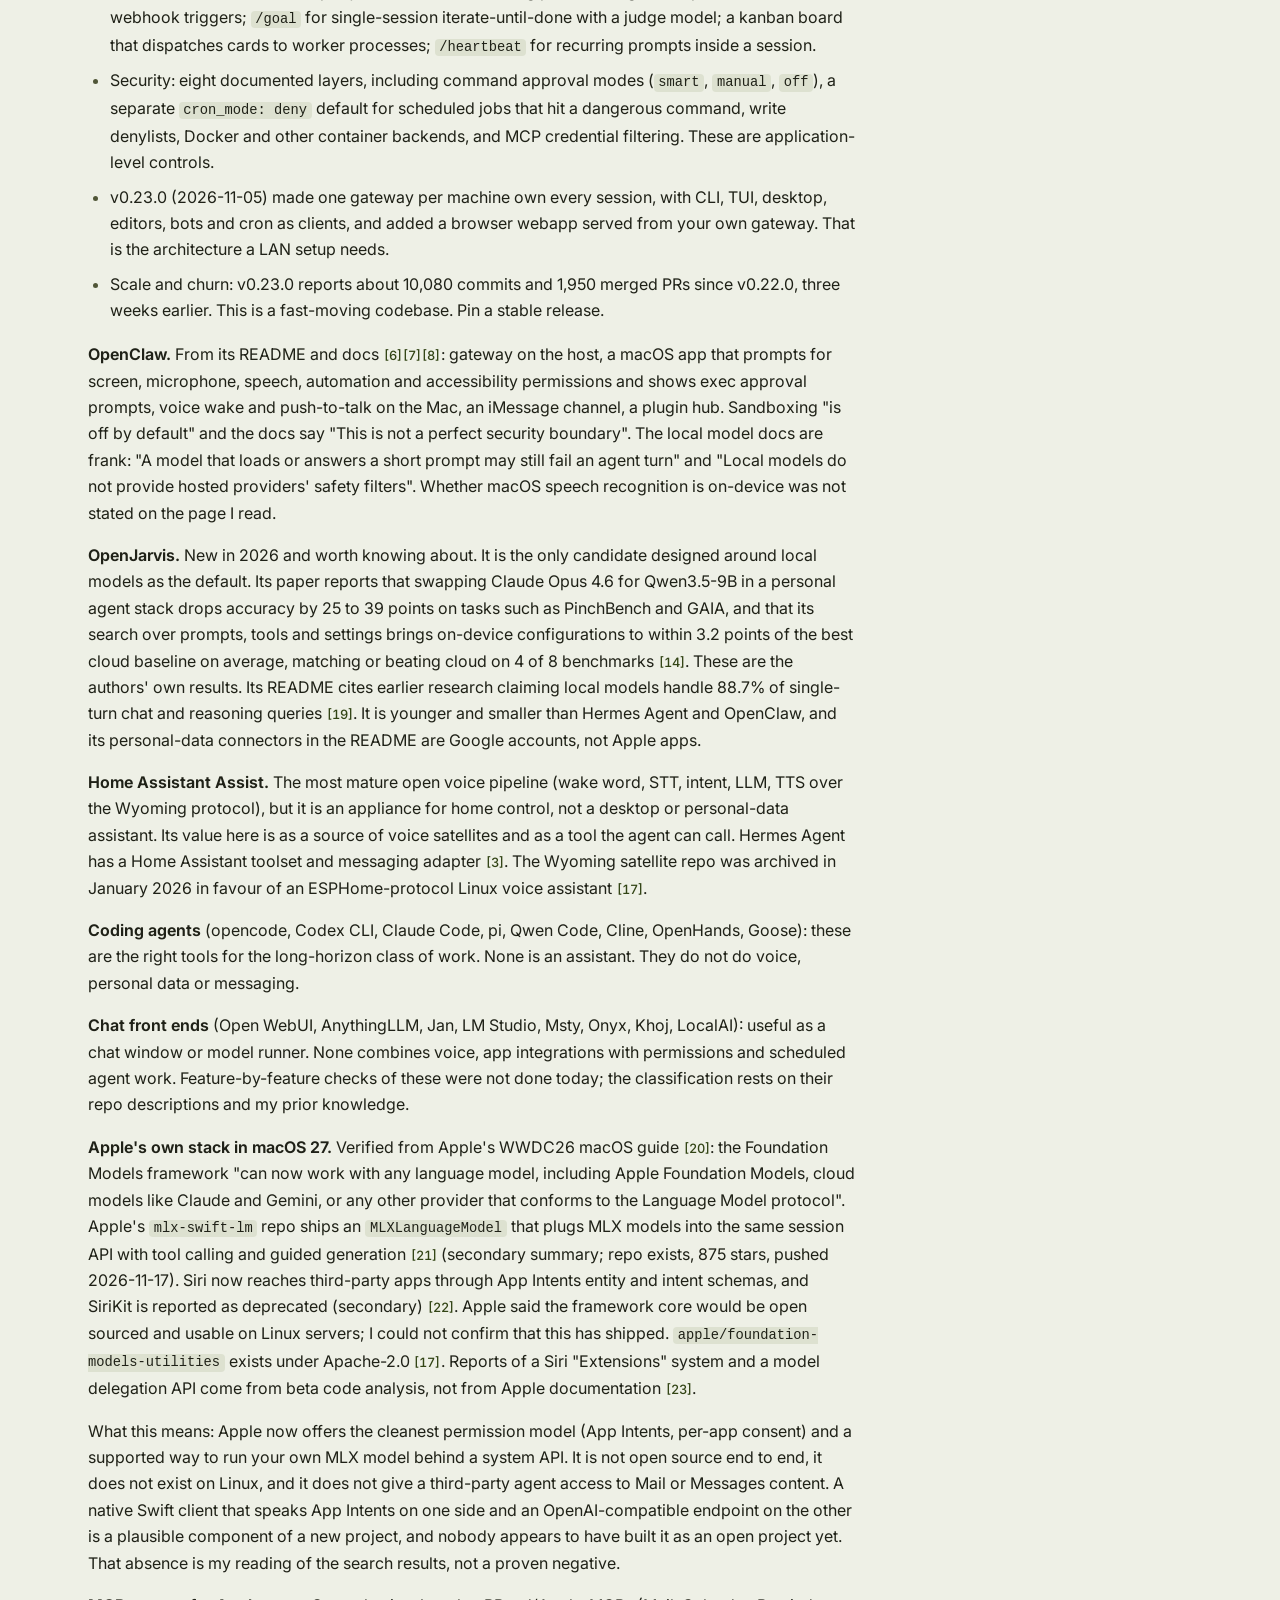
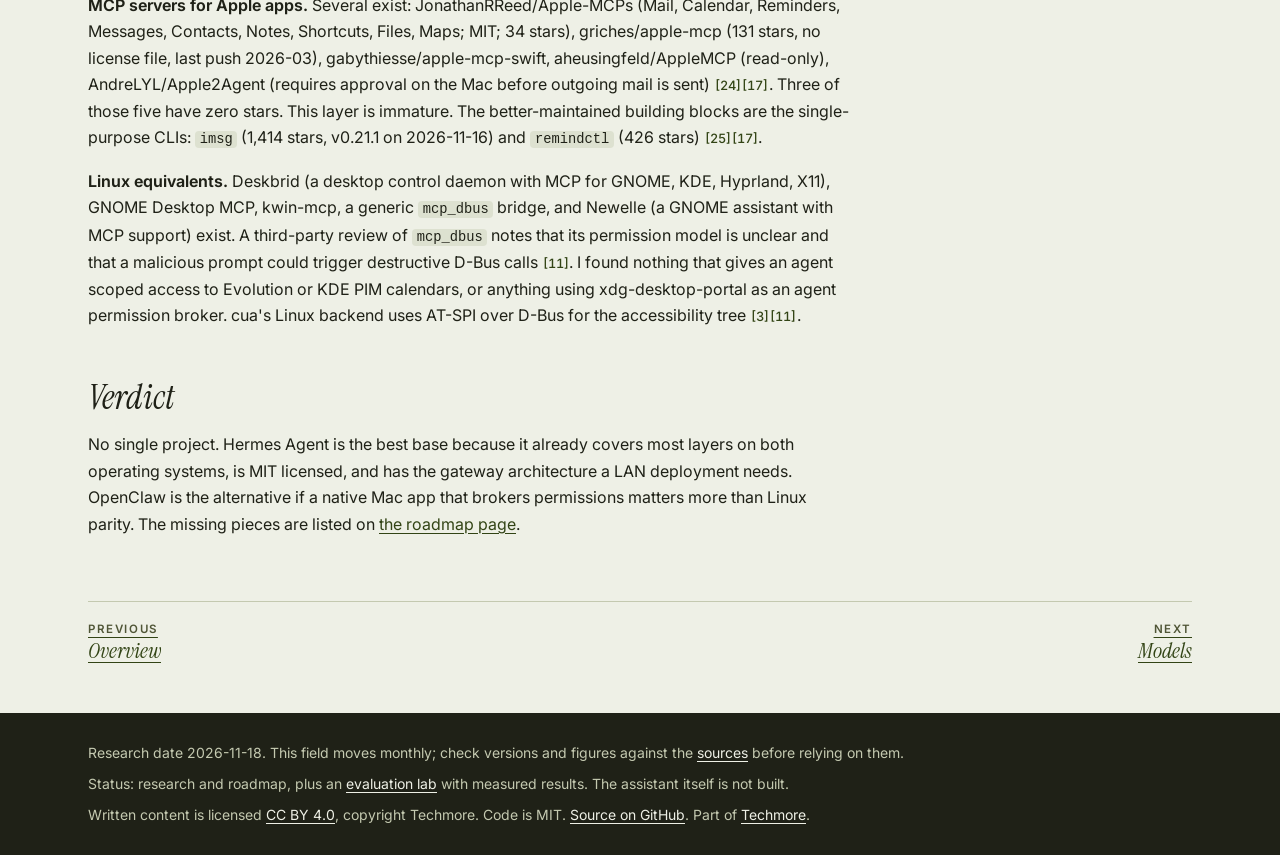
<file: docs/landscape.html>
<!doctype html>
<html lang="en">
<head>
  <meta charset="utf-8">
  <meta name="viewport" content="width=device-width, initial-scale=1">
  <title>Landscape: open-source assistant candidates | Local Assistant Stack</title>
  <meta name="description" content="Requirements matrix and survey of open-source assistant, agent and chat projects checked on 2026-11-18, with what each one covers and what it lacks.">
  <meta name="color-scheme" content="light dark">
  <link rel="preconnect" href="https://fonts.googleapis.com">
  <link rel="preconnect" href="https://fonts.gstatic.com" crossorigin>
  <link href="https://fonts.googleapis.com/css2?family=Instrument+Serif:ital@0;1&amp;family=Inter:opsz,wght@14..32,400..700&amp;display=swap" rel="stylesheet">
  <link rel="stylesheet" href="style.css">
</head>
<body>
<a class="skip" href="#main">Skip to content</a>
<header class="site-header">
  <div class="wrap header-inner">
    <a class="brand" href="index.html">Local Assistant Stack</a>
    <nav aria-label="Primary">
      <ul>
        <li><a href="index.html">Overview</a></li>
        <li><a href="landscape.html" aria-current="page">Landscape</a></li>
        <li><a href="models.html">Models</a></li>
        <li><a href="runtimes.html">Runtimes</a></li>
        <li><a href="voice.html">Voice</a></li>
        <li><a href="permissions.html">Permissions</a></li>
        <li><a href="unattended.html">Unattended</a></li>
        <li><a href="build.html">Build</a></li>
        <li><a href="gaps.html">Roadmap</a></li>
        <li><a href="lab.html">Lab</a></li>
        <li><a href="sources.html">Sources</a></li>
      </ul>
    </nav>
  </div>
</header>
<main id="main" class="wrap">
  <header class="page-head">
    <p class="kicker">Research date 2026-11-18</p>
    <h1>The landscape</h1>
    <p class="lede">Is there a single project? A requirements matrix, the candidates with their repo figures, and notes on the ones that matter. No row in the matrix is complete.</p>
  </header>
  <nav class="toc" aria-label="On this page">
    <h2 class="toc-title">On this page</h2>
    <ol>
      <li><a href="#requirements-matrix">Requirements matrix</a></li>
      <li><a href="#candidate-details">Candidate details</a></li>
      <li><a href="#verdict">Verdict</a></li>
    </ol>
  </nav>
  <div class="prose">
<h2 id="requirements-matrix">Requirements matrix</h2>
<p>Legend: Y = present and documented, P = partial or through plugins, N = absent, ? = not verified today.</p>
<div class="table-wrap" role="region" aria-label="Requirements matrix table" tabindex="0">
<table class="c11 matrix">
<thead><tr>
<th scope="col">Project</th>
<th scope="col">Voice in/out</th>
<th scope="col">Wake word</th>
<th scope="col">Local models</th>
<th scope="col">Apple app access (Mail, Messages, Calendar, Reminders, Notes)</th>
<th scope="col">Linux personal data</th>
<th scope="col">Permission model</th>
<th scope="col">Scheduler / long tasks</th>
<th scope="col">macOS</th>
<th scope="col">Linux</th>
<th scope="col">Fully offline possible</th>
</tr></thead>
<tbody>
<tr>
<th scope="row">Hermes Agent</th>
<td><span class="mark m-yes">Y</span></td>
<td><span class="mark m-yes">Y</span> (on-device)</td>
<td><span class="mark m-yes">Y</span> (managed llama.cpp, any OpenAI-compatible endpoint)</td>
<td><span class="mark m-part">P</span> (skills wrapping <code>imsg</code>, <code>remindctl</code>, Notes; email by IMAP/SMTP or Himalaya; no Calendar skill found in the bundled Apple set)</td>
<td><span class="mark m-no">N</span></td>
<td><span class="mark m-part">P</span> (command approval modes, allowlists, Docker backend; not OS-enforced per app)</td>
<td><span class="mark m-yes">Y</span> (cron, kanban, goals, heartbeat)</td>
<td><span class="mark m-yes">Y</span></td>
<td><span class="mark m-yes">Y</span></td>
<td><span class="mark m-yes">Y</span>, if you choose local STT, local TTS and a local model</td>
</tr>
<tr>
<th scope="row">OpenClaw</th>
<td><span class="mark m-yes">Y</span> (companion app)</td>
<td><span class="mark m-yes">Y</span> (macOS app)</td>
<td><span class="mark m-yes">Y</span> (llama.cpp managed, Ollama, LM Studio, MLX, vLLM)</td>
<td><span class="mark m-part">P</span> (iMessage channel, <code>imsg</code>, skills)</td>
<td><span class="mark m-no">N</span></td>
<td><span class="mark m-part">P</span> (macOS app brokers TCC prompts, exec approvals, optional Docker sandbox that is off by default)</td>
<td><span class="mark m-yes">Y</span> (cron and heartbeat; not re-verified in detail today)</td>
<td><span class="mark m-yes">Y</span> (native app)</td>
<td><span class="mark m-part">P</span> (CLI and gateway; Linux app listed in README, docs page for it not found)</td>
<td><span class="mark m-yes">Y</span>, with caveats the project itself documents</td>
</tr>
<tr>
<th scope="row">OpenJarvis (Stanford, new in 2026)</th>
<td><span class="mark m-part">P</span> (spoken digest preset)</td>
<td><span class="mark m-unk">?</span></td>
<td><span class="mark m-yes">Y</span> (local-first by design, installs Ollama)</td>
<td><span class="mark m-part">P</span> (Gmail, Calendar, Tasks through Google OAuth; a "morning-digest-mac" preset)</td>
<td><span class="mark m-part">P</span> (a "morning-digest-linux" preset exists)</td>
<td><span class="mark m-unk">?</span></td>
<td><span class="mark m-yes">Y</span> ("scheduled-monitor" preset)</td>
<td><span class="mark m-yes">Y</span></td>
<td><span class="mark m-yes">Y</span></td>
<td><span class="mark m-yes">Y</span> for the model; connectors are cloud accounts</td>
</tr>
<tr>
<th scope="row">Goose</th>
<td><span class="mark m-no">N</span></td>
<td><span class="mark m-no">N</span></td>
<td><span class="mark m-yes">Y</span> (Ollama and others)</td>
<td><span class="mark m-no">N</span> natively; through MCP extensions</td>
<td><span class="mark m-no">N</span></td>
<td><span class="mark m-part">P</span> (extension permissions)</td>
<td><span class="mark m-part">P</span> (recipes and scheduling; not re-verified today)</td>
<td><span class="mark m-yes">Y</span></td>
<td><span class="mark m-yes">Y</span></td>
<td><span class="mark m-yes">Y</span></td>
</tr>
<tr>
<th scope="row">Leon</th>
<td><span class="mark m-yes">Y</span> (historically)</td>
<td><span class="mark m-yes">Y</span> (historically)</td>
<td><span class="mark m-part">P</span></td>
<td><span class="mark m-no">N</span></td>
<td><span class="mark m-no">N</span></td>
<td><span class="mark m-no">N</span></td>
<td><span class="mark m-no">N</span></td>
<td><span class="mark m-yes">Y</span></td>
<td><span class="mark m-yes">Y</span></td>
<td>2.0 alpha is not released; the README says the docs describe the previous version</td>
</tr>
<tr>
<th scope="row">Home Assistant Assist</th>
<td><span class="mark m-yes">Y</span></td>
<td><span class="mark m-yes">Y</span></td>
<td><span class="mark m-yes">Y</span> (as a conversation agent)</td>
<td><span class="mark m-no">N</span></td>
<td><span class="mark m-no">N</span></td>
<td><span class="mark m-yes">Y</span>, but scoped to home entities</td>
<td><span class="mark m-yes">Y</span> (automations)</td>
<td>server only</td>
<td><span class="mark m-yes">Y</span></td>
<td><span class="mark m-yes">Y</span></td>
</tr>
<tr>
<th scope="row">Open Interpreter</th>
<td><span class="mark m-no">N</span> (the 01 voice project has had no push since 2024-11-01)</td>
<td><span class="mark m-no">N</span></td>
<td><span class="mark m-yes">Y</span></td>
<td><span class="mark m-no">N</span></td>
<td><span class="mark m-no">N</span></td>
<td><span class="mark m-part">P</span></td>
<td><span class="mark m-no">N</span></td>
<td><span class="mark m-yes">Y</span></td>
<td><span class="mark m-yes">Y</span></td>
<td><span class="mark m-yes">Y</span></td>
</tr>
<tr>
<th scope="row">Apple Siri + App Intents (macOS 27)</th>
<td><span class="mark m-yes">Y</span></td>
<td><span class="mark m-yes">Y</span></td>
<td>Apple's own on-device model; third-party models through the new LanguageModel protocol</td>
<td><span class="mark m-yes">Y</span>, first party</td>
<td>n/a</td>
<td><span class="mark m-yes">Y</span>, OS-enforced</td>
<td><span class="mark m-part">P</span> (Shortcuts automations)</td>
<td><span class="mark m-yes">Y</span></td>
<td><span class="mark m-no">N</span></td>
<td>Partly; not open source, not on Linux</td>
</tr>
</tbody></table></div>
<p>No row is all Y. Hermes Agent and OpenClaw are the only two that have voice, wake word, local models, messaging integrations and a scheduler in one project. Hermes Agent has them on both operating systems; OpenClaw's voice and wake word are in its macOS app and its Linux side is partial.</p>
<h2 id="candidate-details">Candidate details</h2>
<p>All repo figures verified through the GitHub API on 2026-11-18 <a class="cite" href="sources.html#src-17" aria-label="Source 17">[17]</a>.</p>
<div class="table-wrap" role="region" aria-label="Candidate details table" tabindex="0">
<table class="c7">
<thead><tr>
<th scope="col">Project</th>
<th scope="col">Repo</th>
<th scope="col">Stars</th>
<th scope="col">License</th>
<th scope="col">Latest release</th>
<th scope="col">Last push</th>
<th scope="col">What it is</th>
</tr></thead>
<tbody>
<tr>
<th scope="row">Hermes Agent</th>
<td>NousResearch/hermes-agent</td>
<td>264,390</td>
<td>MIT</td>
<td>v0.23.2, 2026-11-16</td>
<td>2026-11-18</td>
<td>General personal agent with gateway, desktop, TUI, messaging, cron, skills, memory</td>
</tr>
<tr>
<th scope="row">OpenClaw</th>
<td>openclaw/openclaw</td>
<td>394,718</td>
<td>MIT</td>
<td>v2026.11.5, 2026-11-17</td>
<td>2026-11-18</td>
<td>Personal assistant gateway with channels and companion apps; stewarded by a 501(c)(3) foundation</td>
</tr>
<tr>
<th scope="row">OpenJarvis</th>
<td>open-jarvis/OpenJarvis</td>
<td>16,769</td>
<td>Apache-2.0</td>
<td>desktop-v1.0.5, 2026-11-11</td>
<td>2026-11-18</td>
<td>Local-first personal AI framework and research platform; created 2026-02-15</td>
</tr>
<tr>
<th scope="row">NanoClaw</th>
<td>nanocoai/nanoclaw</td>
<td>31,119</td>
<td>MIT</td>
<td>not checked</td>
<td>2026-11-18</td>
<td>Small OpenClaw alternative; each agent in its own Linux container; created 2026-01-31</td>
</tr>
<tr>
<th scope="row">nanobot</th>
<td>HKUDS/nanobot</td>
<td>50,176</td>
<td>MIT</td>
<td>not checked</td>
<td>2026-11-18</td>
<td>Lightweight personal agent; created 2026-02-01</td>
</tr>
<tr>
<th scope="row">ZeroClaw</th>
<td>zeroclaw-labs/zeroclaw</td>
<td>33,403</td>
<td>Apache-2.0</td>
<td>not checked</td>
<td>2026-11-18</td>
<td>Small autonomous assistant infrastructure; created 2026-02-13</td>
</tr>
<tr>
<th scope="row">PicoClaw</th>
<td>sipeed/picoclaw</td>
<td>30,138</td>
<td>MIT</td>
<td>not checked</td>
<td>2026-11-05</td>
<td>Tiny deployable agent; created 2026-02-04</td>
</tr>
<tr>
<th scope="row">IronClaw</th>
<td>nearai/ironclaw</td>
<td>12,717</td>
<td>Apache-2.0</td>
<td>not checked</td>
<td>2026-11-09</td>
<td>"Agent OS" focused on privacy and security; created 2026-02-03</td>
</tr>
<tr>
<th scope="row">Moltis</th>
<td>moltis-org/moltis</td>
<td>2,970</td>
<td>MIT</td>
<td>not checked</td>
<td>2026-10-23</td>
<td>Rust personal agent server with sandboxed execution and voice; created 2026-01-29</td>
</tr>
<tr>
<th scope="row">Speakrail</th>
<td>speakrail/speakrail</td>
<td>215</td>
<td>Apache-2.0</td>
<td>not checked</td>
<td>2026-11-09</td>
<td>Full-duplex local voice assistant; created 2026-10-04</td>
</tr>
<tr>
<th scope="row">Goose</th>
<td>aaif-goose/goose (moved from Block to the Agentic AI Foundation at the Linux Foundation)</td>
<td>56,747</td>
<td>Apache-2.0</td>
<td>v1.60.1, 2026-11-18</td>
<td>2026-11-18</td>
<td>General agent: desktop app, CLI, API; MCP extensions</td>
</tr>
<tr>
<th scope="row">Leon</th>
<td>leon-ai/leon</td>
<td>17,692</td>
<td>MIT</td>
<td>none</td>
<td>2026-11-18</td>
<td>Personal assistant; 2.0 alpha in progress</td>
</tr>
<tr>
<th scope="row">Home Assistant</th>
<td>home-assistant/core</td>
<td>92,344</td>
<td>Apache-2.0</td>
<td>2026.11.2, 2026-11-16</td>
<td>2026-11-18</td>
<td>Home automation with the Assist voice pipeline</td>
</tr>
<tr>
<th scope="row">Open Interpreter</th>
<td>openinterpreter/openinterpreter</td>
<td>68,902</td>
<td>Apache-2.0</td>
<td>rust-v0.0.61, 2026-11-11</td>
<td>2026-11-15</td>
<td>Now described as "a coding agent for open models"</td>
</tr>
<tr>
<th scope="row">01</th>
<td>openinterpreter/01</td>
<td>5,165</td>
<td>AGPL-3.0</td>
<td>n/a</td>
<td>2024-11-01</td>
<td>Voice interface; dormant for two years</td>
</tr>
<tr>
<th scope="row">Open WebUI</th>
<td>open-webui/open-webui</td>
<td>159,009</td>
<td>custom (no SPDX id)</td>
<td>v0.13.4, 2026-11-17</td>
<td>2026-11-18</td>
<td>Web chat UI for local and hosted models</td>
</tr>
<tr>
<th scope="row">AnythingLLM</th>
<td>Mintplex-Labs/anything-llm</td>
<td>68,395</td>
<td>MIT</td>
<td>v1.20.0, 2026-11-17</td>
<td>2026-11-18</td>
<td>Desktop and server chat with documents and agents</td>
</tr>
<tr>
<th scope="row">Jan</th>
<td>janhq/jan</td>
<td>45,793</td>
<td>custom (no SPDX id)</td>
<td>v0.8.8, 2026-10-28</td>
<td>2026-11-18</td>
<td>Offline desktop chat app</td>
</tr>
<tr>
<th scope="row">Khoj</th>
<td>khoj-ai/khoj</td>
<td>38,170</td>
<td>AGPL-3.0</td>
<td>2.0.0-beta.28, 2026-03-26</td>
<td>2026-08-02</td>
<td>"Second brain"; activity has slowed</td>
</tr>
<tr>
<th scope="row">Onyx</th>
<td>onyx-dot-app/onyx</td>
<td>33,450</td>
<td>custom (no SPDX id)</td>
<td>v5.1.3, 2026-11-16</td>
<td>2026-11-18</td>
<td>Team AI chat and search platform</td>
</tr>
<tr>
<th scope="row">LocalAI</th>
<td>mudler/LocalAI</td>
<td>50,432</td>
<td>MIT</td>
<td>v4.12.1, 2026-10-23</td>
<td>2026-11-18</td>
<td>OpenAI-compatible local engine for text, voice, images</td>
</tr>
<tr>
<th scope="row">Letta</th>
<td>letta-ai/letta</td>
<td>25,480</td>
<td>Apache-2.0</td>
<td>0.16.8, 2026-05-14</td>
<td>2026-10-18</td>
<td>Stateful agent platform with memory</td>
</tr>
<tr>
<th scope="row">OpenHands</th>
<td>OpenHands/OpenHands</td>
<td>93,731</td>
<td>MIT</td>
<td>v1.41.0, 2026-11-16</td>
<td>2026-11-18</td>
<td>Autonomous software development agent</td>
</tr>
<tr>
<th scope="row">opencode</th>
<td>anomalyco/opencode</td>
<td>227,729</td>
<td>MIT</td>
<td>v1.19.6, 2026-11-17</td>
<td>2026-11-18</td>
<td>Terminal coding agent</td>
</tr>
<tr>
<th scope="row">pi</th>
<td>earendil-works/pi</td>
<td>122,685</td>
<td>MIT</td>
<td>v1.5.2, 2026-11-10</td>
<td>2026-11-18</td>
<td>Agent toolkit and coding agent CLI; OpenClaw credits it</td>
</tr>
<tr>
<th scope="row">Codex CLI</th>
<td>openai/codex</td>
<td>135,762</td>
<td>Apache-2.0</td>
<td>0.170.0, 2026-11-18</td>
<td>2026-11-18</td>
<td>Terminal coding agent</td>
</tr>
<tr>
<th scope="row">Cline</th>
<td>cline/cline</td>
<td>71,750</td>
<td>Apache-2.0</td>
<td>v4.1.26, 2026-10-26</td>
<td>2026-11-17</td>
<td>Coding agent as SDK, IDE extension, CLI</td>
</tr>
<tr>
<th scope="row">Aider</th>
<td>Aider-AI/aider</td>
<td>50,164</td>
<td>Apache-2.0</td>
<td>v0.86.0, 2025-08-09</td>
<td>2026-05-22</td>
<td>Terminal pair programmer; no release in 15 months</td>
</tr>
<tr>
<th scope="row">Roo Code</th>
<td>RooCodeInc/Roo-Code</td>
<td>24,238</td>
<td>Apache-2.0</td>
<td>n/a</td>
<td>2026-05-15</td>
<td>Archived</td>
</tr>
<tr>
<th scope="row">Qwen Code</th>
<td>QwenLM/qwen-code</td>
<td>30,746</td>
<td>Apache-2.0</td>
<td>not checked</td>
<td>2026-11-18</td>
<td>Terminal coding agent tuned for Qwen models</td>
</tr>
<tr>
<th scope="row">cua</th>
<td>trycua/cua</td>
<td>32,583</td>
<td>MIT</td>
<td>2026-11-17</td>
<td>2026-11-18</td>
<td>Background computer-use driver for macOS, Windows, Linux; Hermes uses it</td>
</tr>
</tbody></table></div>
<p>Closed or partly closed products in the brief: LM Studio (the app is closed source; the <code>lms</code> CLI is MIT, 5,439 stars, and its README mentions a headless "llmster" and a "Bionic" app for making a device available to other devices <a class="cite" href="sources.html#src-18" aria-label="Source 18">[18]</a>) and Msty (closed source; not researched further). Neither is an assistant with agency; both are model runners with chat.</p>
<p>Notes on the individual candidates:</p>
<p><strong>Hermes Agent.</strong> Read from the project's own docs as of v0.21.4 (2026-09-26) and from the v0.22.0 and v0.23.0 release notes <a class="cite" href="sources.html#src-1" aria-label="Source 1">[1]</a><a class="cite" href="sources.html#src-2" aria-label="Source 2">[2]</a><a class="cite" href="sources.html#src-3" aria-label="Source 3">[3]</a><a class="cite" href="sources.html#src-4" aria-label="Source 4">[4]</a><a class="cite" href="sources.html#src-5" aria-label="Source 5">[5]</a>:</p>
<ul>
<li>Voice mode in CLI, TUI and desktop, with push-to-talk, silence detection and streaming TTS. Local STT through Faster-Whisper needs no API key. TTS providers include local Piper, NeuTTS and KittenTTS, and any OpenAI-compatible endpoint such as Kokoro-FastAPI. The default TTS is Edge TTS, which is a Microsoft cloud service, so the defaults are not offline.</li>
<li>Wake word, off by default, detected on-device. Engines: openWakeWord with a bundled "hey hermes" model, sherpa, or Porcupine. A remote desktop client can capture the microphone and stream frames to a headless backend, which fits a mini in a closet.</li>
<li>Local models: a managed llama.cpp runtime that picks a quantization for the machine, never offers below 4-bit, guarantees at least a 64K context window for recommended models, and unloads idle models after 15 minutes. In the September docs this was a canary feature; v0.22.0 (2026-10-13) announced "one-click llama.cpp runtime".</li>
<li>Apple skills: iMessage through <code>imsg</code>, Reminders through <code>remindctl</code>, Notes, Find My. All macOS only. iMessage is also available as a gateway channel through BlueBubbles (self-hosted Mac server) or Photon (a managed service, so not offline).</li>
<li>Email: an IMAP/SMTP gateway adapter and a Himalaya-based mailbox skill. The docs tell you to use a dedicated account for the agent rather than your personal mailbox.</li>
<li>Unattended work: cron with per-job model and reasoning pins, a no-agent script mode, and webhook triggers; <code>/goal</code> for single-session iterate-until-done with a judge model; a kanban board that dispatches cards to worker processes; <code>/heartbeat</code> for recurring prompts inside a session.</li>
<li>Security: eight documented layers, including command approval modes (<code>smart</code>, <code>manual</code>, <code>off</code>), a separate <code>cron_mode: deny</code> default for scheduled jobs that hit a dangerous command, write denylists, Docker and other container backends, and MCP credential filtering. These are application-level controls.</li>
<li>v0.23.0 (2026-11-05) made one gateway per machine own every session, with CLI, TUI, desktop, editors, bots and cron as clients, and added a browser webapp served from your own gateway. That is the architecture a LAN setup needs.</li>
<li>Scale and churn: v0.23.0 reports about 10,080 commits and 1,950 merged PRs since v0.22.0, three weeks earlier. This is a fast-moving codebase. Pin a stable release.</li>
</ul>
<p><strong>OpenClaw.</strong> From its README and docs <a class="cite" href="sources.html#src-6" aria-label="Source 6">[6]</a><a class="cite" href="sources.html#src-7" aria-label="Source 7">[7]</a><a class="cite" href="sources.html#src-8" aria-label="Source 8">[8]</a>: gateway on the host, a macOS app that prompts for screen, microphone, speech, automation and accessibility permissions and shows exec approval prompts, voice wake and push-to-talk on the Mac, an iMessage channel, a plugin hub. Sandboxing "is off by default" and the docs say "This is not a perfect security boundary". The local model docs are frank: "A model that loads or answers a short prompt may still fail an agent turn" and "Local models do not provide hosted providers' safety filters". Whether macOS speech recognition is on-device was not stated on the page I read.</p>
<p><strong>OpenJarvis.</strong> New in 2026 and worth knowing about. It is the only candidate designed around local models as the default. Its paper reports that swapping Claude Opus 4.6 for Qwen3.5-9B in a personal agent stack drops accuracy by 25 to 39 points on tasks such as PinchBench and GAIA, and that its search over prompts, tools and settings brings on-device configurations to within 3.2 points of the best cloud baseline on average, matching or beating cloud on 4 of 8 benchmarks <a class="cite" href="sources.html#src-14" aria-label="Source 14">[14]</a>. These are the authors' own results. Its README cites earlier research claiming local models handle 88.7% of single-turn chat and reasoning queries <a class="cite" href="sources.html#src-19" aria-label="Source 19">[19]</a>. It is younger and smaller than Hermes Agent and OpenClaw, and its personal-data connectors in the README are Google accounts, not Apple apps.</p>
<p><strong>Home Assistant Assist.</strong> The most mature open voice pipeline (wake word, STT, intent, LLM, TTS over the Wyoming protocol), but it is an appliance for home control, not a desktop or personal-data assistant. Its value here is as a source of voice satellites and as a tool the agent can call. Hermes Agent has a Home Assistant toolset and messaging adapter <a class="cite" href="sources.html#src-3" aria-label="Source 3">[3]</a>. The Wyoming satellite repo was archived in January 2026 in favour of an ESPHome-protocol Linux voice assistant <a class="cite" href="sources.html#src-17" aria-label="Source 17">[17]</a>.</p>
<p><strong>Coding agents</strong> (opencode, Codex CLI, Claude Code, pi, Qwen Code, Cline, OpenHands, Goose): these are the right tools for the long-horizon class of work. None is an assistant. They do not do voice, personal data or messaging.</p>
<p><strong>Chat front ends</strong> (Open WebUI, AnythingLLM, Jan, LM Studio, Msty, Onyx, Khoj, LocalAI): useful as a chat window or model runner. None combines voice, app integrations with permissions and scheduled agent work. Feature-by-feature checks of these were not done today; the classification rests on their repo descriptions and my prior knowledge.</p>
<p><strong>Apple's own stack in macOS 27.</strong> Verified from Apple's WWDC26 macOS guide <a class="cite" href="sources.html#src-20" aria-label="Source 20">[20]</a>: the Foundation Models framework "can now work with any language model, including Apple Foundation Models, cloud models like Claude and Gemini, or any other provider that conforms to the Language Model protocol". Apple's <code>mlx-swift-lm</code> repo ships an <code>MLXLanguageModel</code> that plugs MLX models into the same session API with tool calling and guided generation <a class="cite" href="sources.html#src-21" aria-label="Source 21">[21]</a> (secondary summary; repo exists, 875 stars, pushed 2026-11-17). Siri now reaches third-party apps through App Intents entity and intent schemas, and SiriKit is reported as deprecated (secondary) <a class="cite" href="sources.html#src-22" aria-label="Source 22">[22]</a>. Apple said the framework core would be open sourced and usable on Linux servers; I could not confirm that this has shipped. <code>apple/foundation-models-utilities</code> exists under Apache-2.0 <a class="cite" href="sources.html#src-17" aria-label="Source 17">[17]</a>. Reports of a Siri "Extensions" system and a model delegation API come from beta code analysis, not from Apple documentation <a class="cite" href="sources.html#src-23" aria-label="Source 23">[23]</a>.</p>
<p>What this means: Apple now offers the cleanest permission model (App Intents, per-app consent) and a supported way to run your own MLX model behind a system API. It is not open source end to end, it does not exist on Linux, and it does not give a third-party agent access to Mail or Messages content. A native Swift client that speaks App Intents on one side and an OpenAI-compatible endpoint on the other is a plausible component of a new project, and nobody appears to have built it as an open project yet. That absence is my reading of the search results, not a proven negative.</p>
<p><strong>MCP servers for Apple apps.</strong> Several exist: JonathanRReed/Apple-MCPs (Mail, Calendar, Reminders, Messages, Contacts, Notes, Shortcuts, Files, Maps; MIT; 34 stars), griches/apple-mcp (131 stars, no license file, last push 2026-03), gabythiesse/apple-mcp-swift, aheusingfeld/AppleMCP (read-only), AndreLYL/Apple2Agent (requires approval on the Mac before outgoing mail is sent) <a class="cite" href="sources.html#src-24" aria-label="Source 24">[24]</a><a class="cite" href="sources.html#src-17" aria-label="Source 17">[17]</a>. Three of those five have zero stars. This layer is immature. The better-maintained building blocks are the single-purpose CLIs: <code>imsg</code> (1,414 stars, v0.21.1 on 2026-11-16) and <code>remindctl</code> (426 stars) <a class="cite" href="sources.html#src-25" aria-label="Source 25">[25]</a><a class="cite" href="sources.html#src-17" aria-label="Source 17">[17]</a>.</p>
<p><strong>Linux equivalents.</strong> Deskbrid (a desktop control daemon with MCP for GNOME, KDE, Hyprland, X11), GNOME Desktop MCP, kwin-mcp, a generic <code>mcp_dbus</code> bridge, and Newelle (a GNOME assistant with MCP support) exist. A third-party review of <code>mcp_dbus</code> notes that its permission model is unclear and that a malicious prompt could trigger destructive D-Bus calls <a class="cite" href="sources.html#src-11" aria-label="Source 11">[11]</a>. I found nothing that gives an agent scoped access to Evolution or KDE PIM calendars, or anything using xdg-desktop-portal as an agent permission broker. cua's Linux backend uses AT-SPI over D-Bus for the accessibility tree <a class="cite" href="sources.html#src-3" aria-label="Source 3">[3]</a><a class="cite" href="sources.html#src-11" aria-label="Source 11">[11]</a>.</p>
<h2 id="verdict">Verdict</h2>
<p>No single project. Hermes Agent is the best base because it already covers most layers on both operating systems, is MIT licensed, and has the gateway architecture a LAN deployment needs. OpenClaw is the alternative if a native Mac app that brokers permissions matters more than Linux parity. The missing pieces are listed on <a href="gaps.html">the roadmap page</a>.</p>
  </div>
  <nav class="pager" aria-label="Previous and next page">
    <a href="index.html"><span>Previous</span>Overview</a>
    <a href="models.html"><span>Next</span>Models</a>
  </nav>
</main>
<footer class="site-footer">
  <div class="wrap footer-inner">
    <p>Research date 2026-11-18. This field moves monthly; check versions and figures against the <a href="sources.html">sources</a> before relying on them.</p>
    <p>Status: research and roadmap, plus an <a href="lab.html">evaluation lab</a> with measured results. The assistant itself is not built.</p>
    <p>Written content is licensed <a href="https://creativecommons.org/licenses/by/4.0/">CC BY 4.0</a>, copyright Techmore. Code is MIT. <a href="https://github.com/techmore/local-assistant-stack">Source on GitHub</a>. Part of <a href="https://techmore.github.io/pages/repos/">Techmore</a>.</p>
  </div>
</footer>
</body>
</html>
</file>
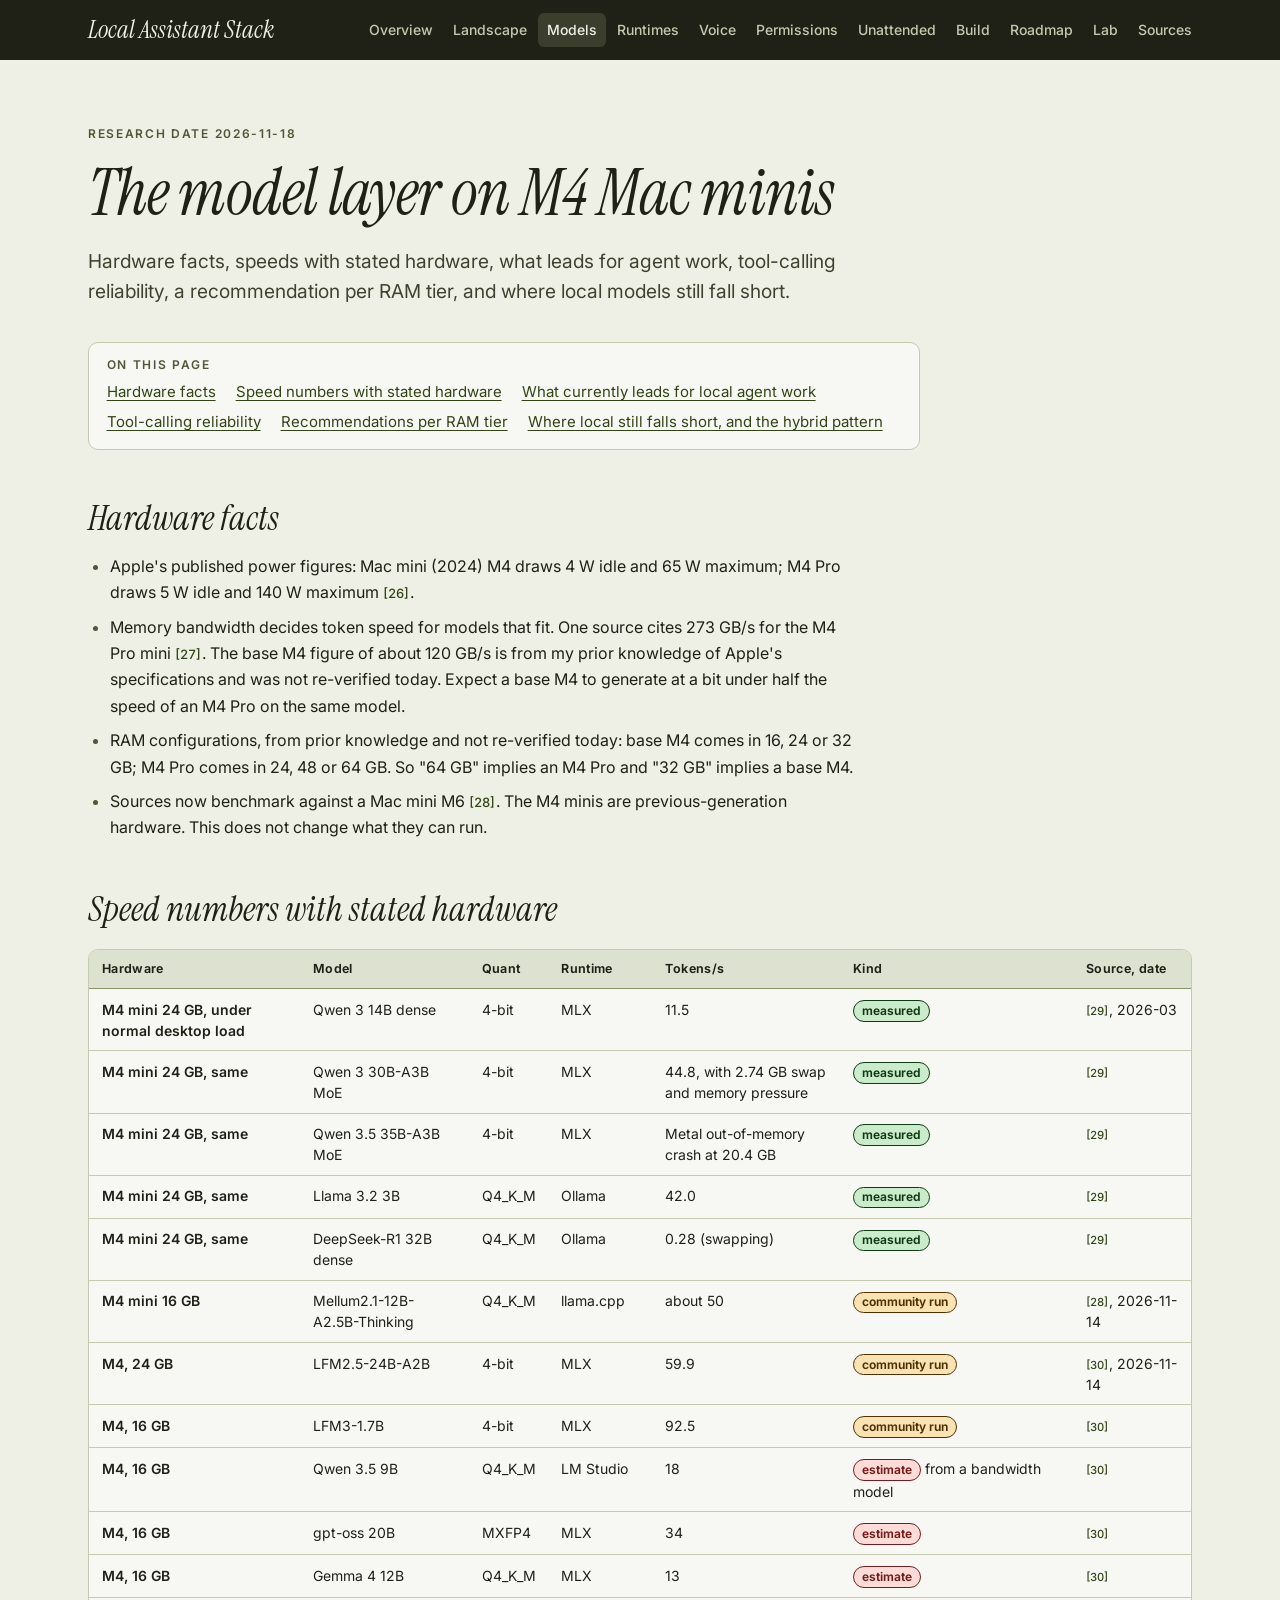
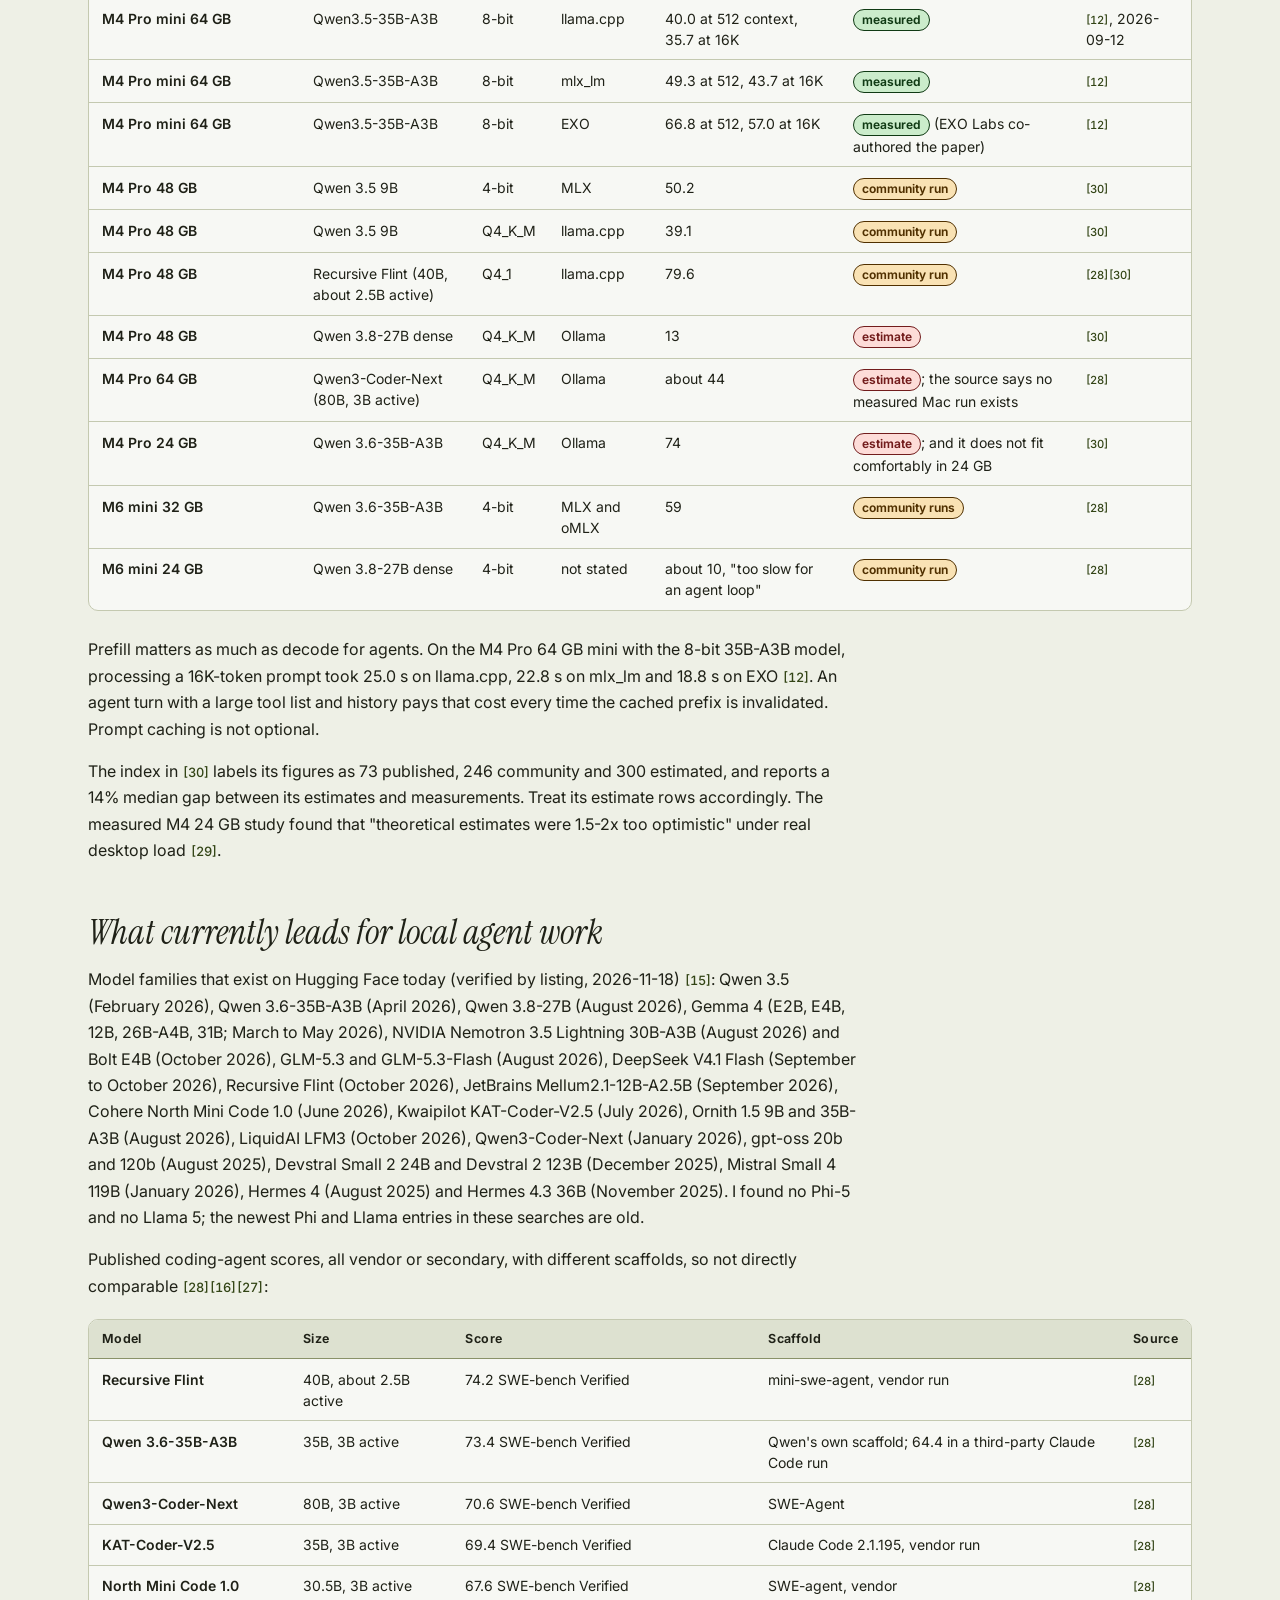
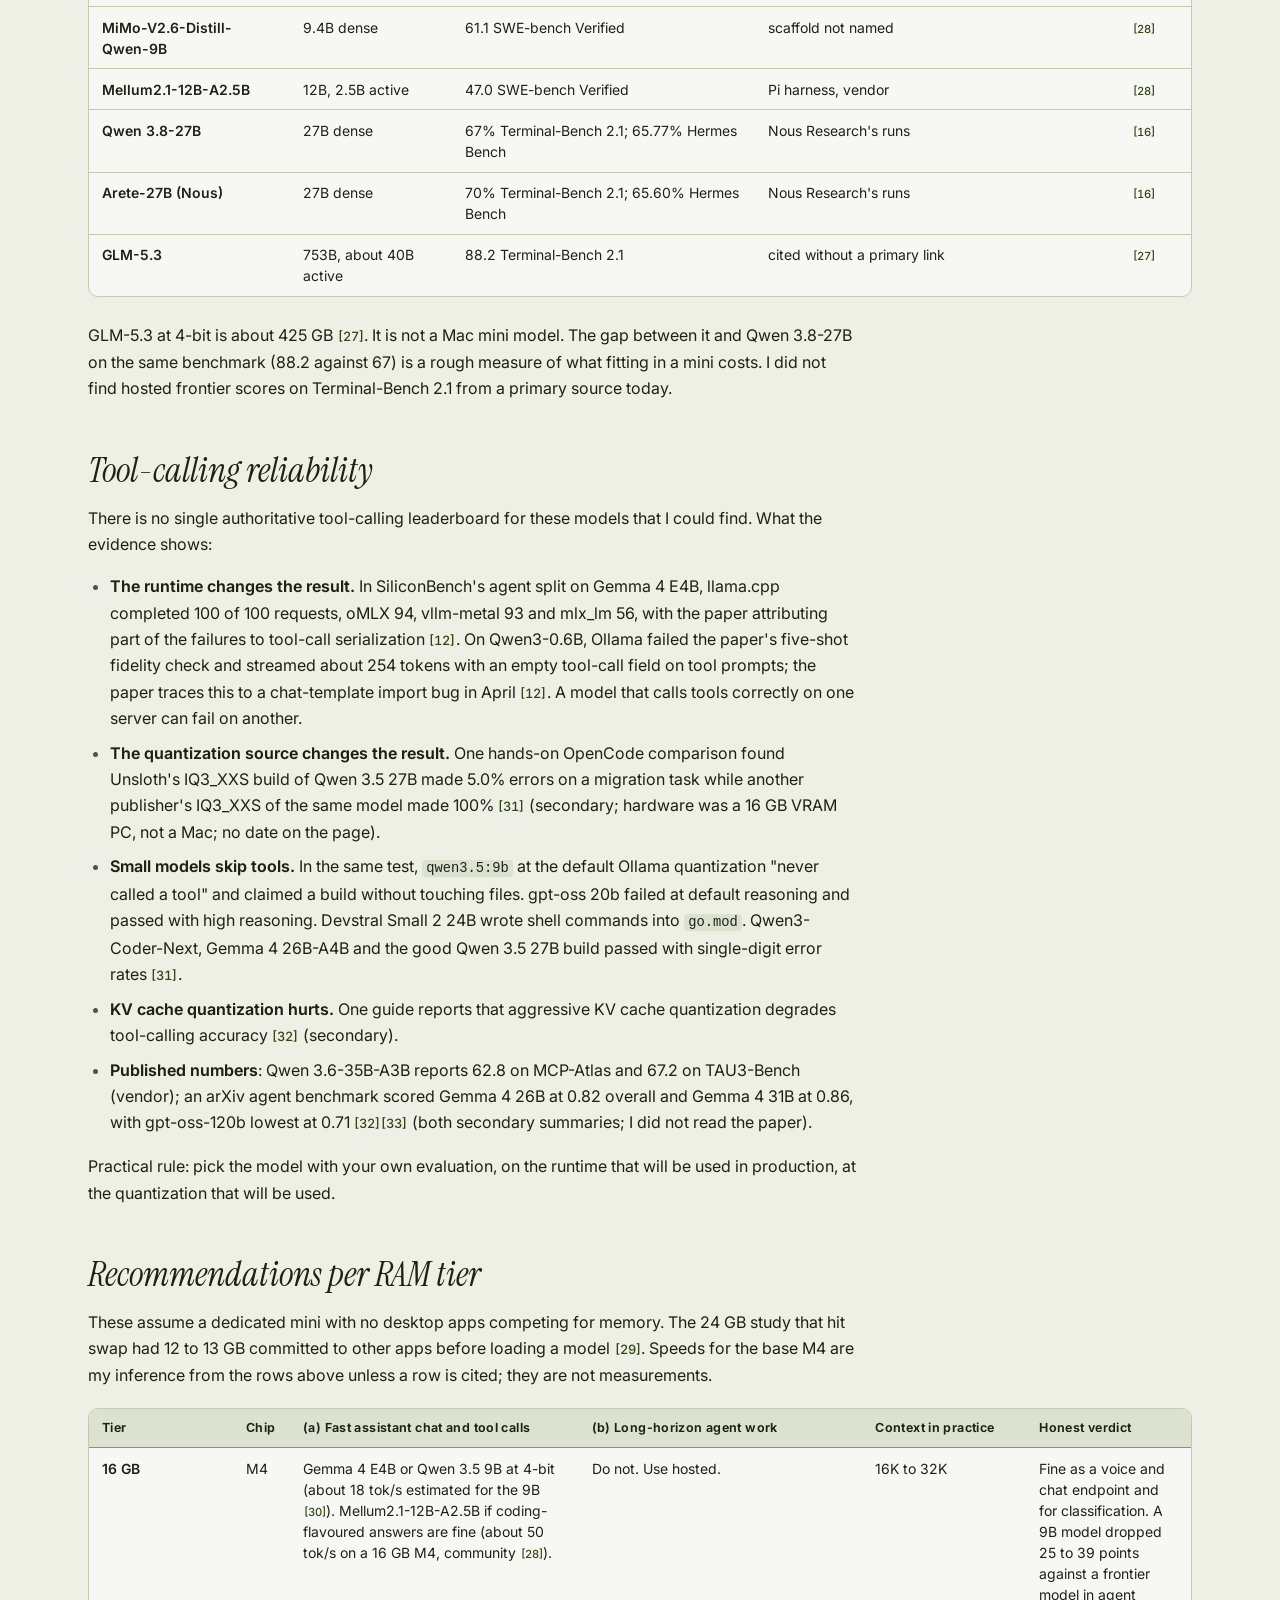
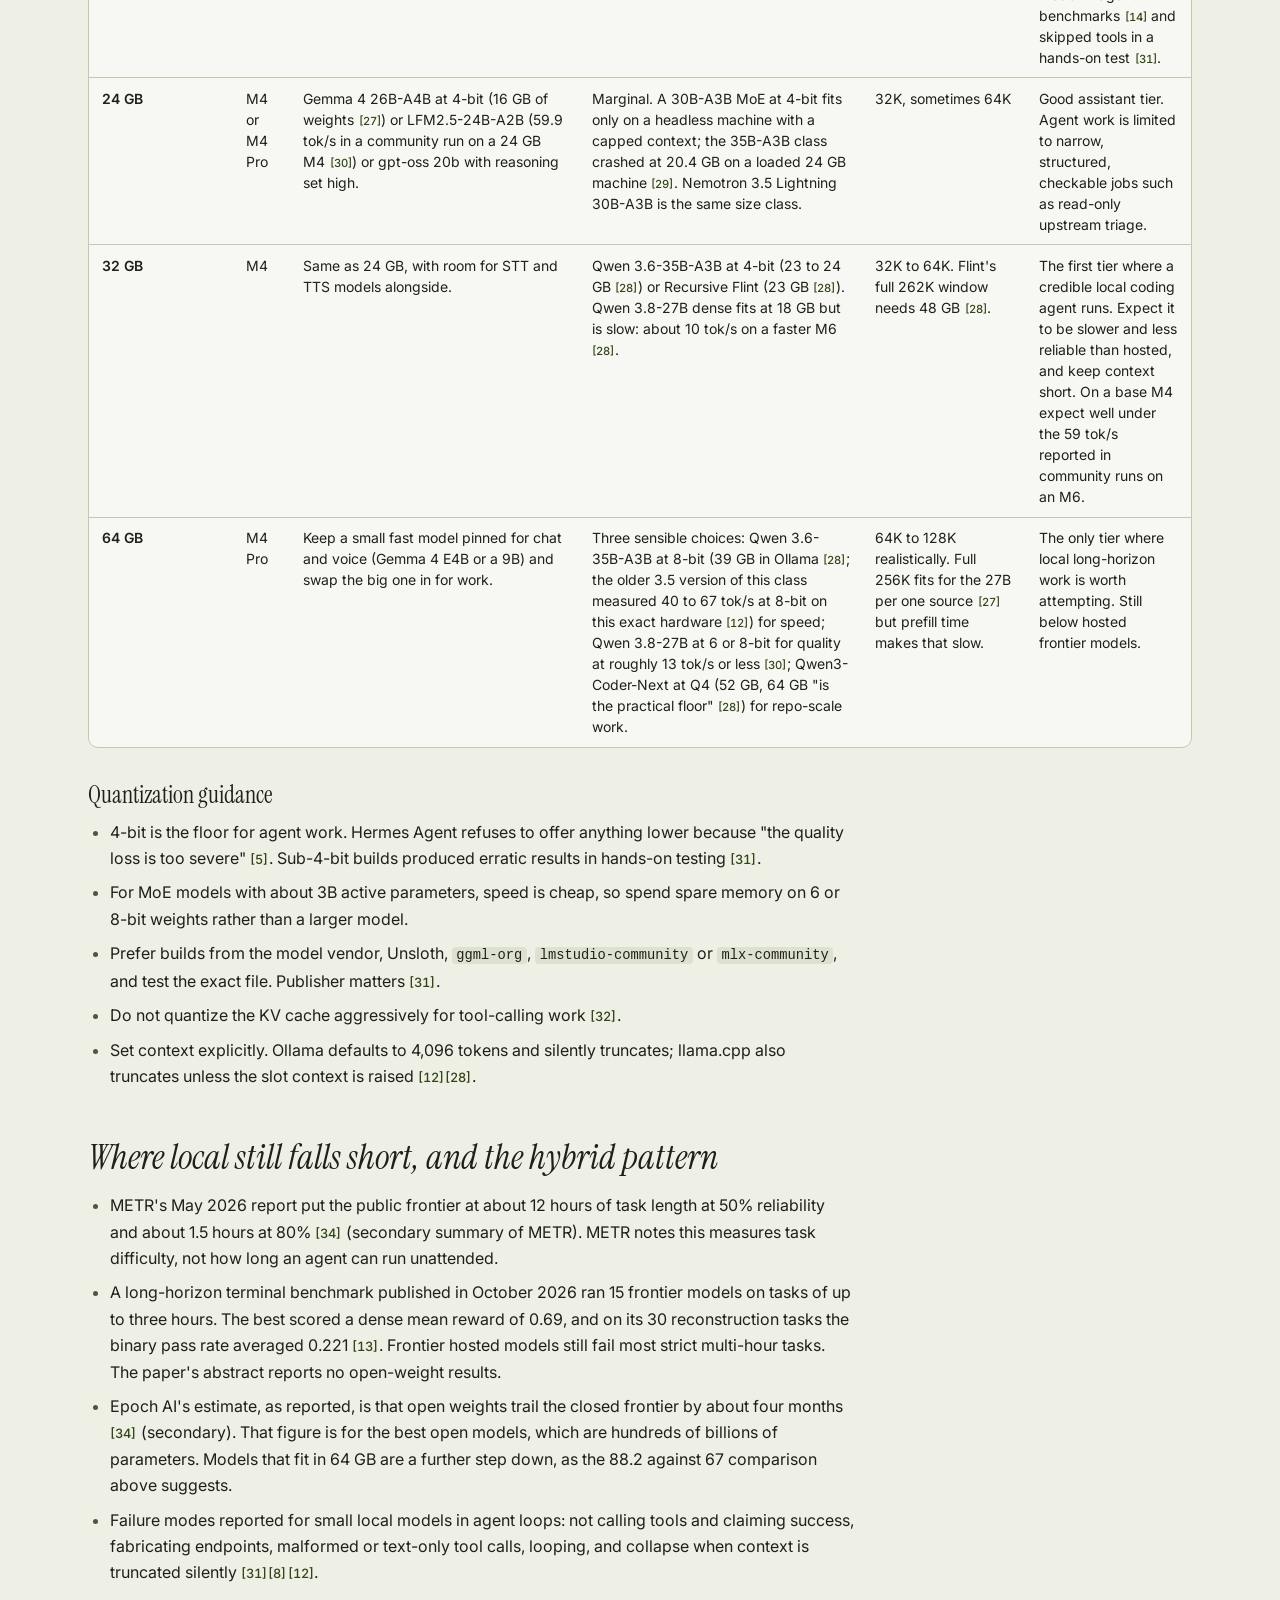
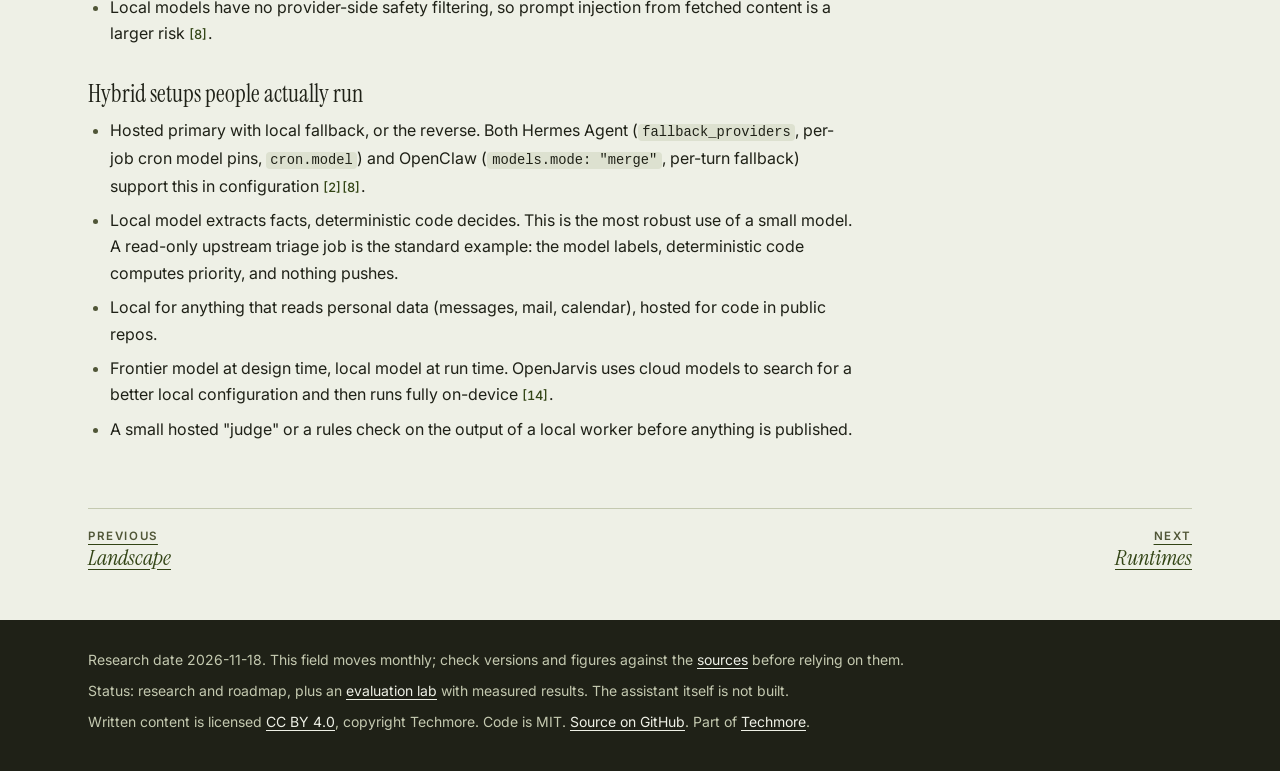
<file: docs/models.html>
<!doctype html>
<html lang="en">
<head>
  <meta charset="utf-8">
  <meta name="viewport" content="width=device-width, initial-scale=1">
  <title>Models on M4 Mac minis | Local Assistant Stack</title>
  <meta name="description" content="Which local models fit an M4 or M4 Pro Mac mini, how fast they run, how reliably they call tools, and where they fall short. Every speed is labelled measured, community or estimate.">
  <meta name="color-scheme" content="light dark">
  <link rel="preconnect" href="https://fonts.googleapis.com">
  <link rel="preconnect" href="https://fonts.gstatic.com" crossorigin>
  <link href="https://fonts.googleapis.com/css2?family=Instrument+Serif:ital@0;1&amp;family=Inter:opsz,wght@14..32,400..700&amp;display=swap" rel="stylesheet">
  <link rel="stylesheet" href="style.css">
</head>
<body>
<a class="skip" href="#main">Skip to content</a>
<header class="site-header">
  <div class="wrap header-inner">
    <a class="brand" href="index.html">Local Assistant Stack</a>
    <nav aria-label="Primary">
      <ul>
        <li><a href="index.html">Overview</a></li>
        <li><a href="landscape.html">Landscape</a></li>
        <li><a href="models.html" aria-current="page">Models</a></li>
        <li><a href="runtimes.html">Runtimes</a></li>
        <li><a href="voice.html">Voice</a></li>
        <li><a href="permissions.html">Permissions</a></li>
        <li><a href="unattended.html">Unattended</a></li>
        <li><a href="build.html">Build</a></li>
        <li><a href="gaps.html">Roadmap</a></li>
        <li><a href="lab.html">Lab</a></li>
        <li><a href="sources.html">Sources</a></li>
      </ul>
    </nav>
  </div>
</header>
<main id="main" class="wrap">
  <header class="page-head">
    <p class="kicker">Research date 2026-11-18</p>
    <h1>The model layer on M4 Mac minis</h1>
    <p class="lede">Hardware facts, speeds with stated hardware, what leads for agent work, tool-calling reliability, a recommendation per RAM tier, and where local models still fall short.</p>
  </header>
  <nav class="toc" aria-label="On this page">
    <h2 class="toc-title">On this page</h2>
    <ol>
      <li><a href="#hardware-facts">Hardware facts</a></li>
      <li><a href="#speed-numbers-with-stated-hardware">Speed numbers with stated hardware</a></li>
      <li><a href="#what-currently-leads-for-local-agent-work">What currently leads for local agent work</a></li>
      <li><a href="#tool-calling-reliability">Tool-calling reliability</a></li>
      <li><a href="#recommendations-per-ram-tier">Recommendations per RAM tier</a></li>
      <li><a href="#where-local-still-falls-short-and-the-hybrid-pattern">Where local still falls short, and the hybrid pattern</a></li>
    </ol>
  </nav>
  <div class="prose">
<h2 id="hardware-facts">Hardware facts</h2>
<ul>
<li>Apple's published power figures: Mac mini (2024) M4 draws 4 W idle and 65 W maximum; M4 Pro draws 5 W idle and 140 W maximum <a class="cite" href="sources.html#src-26" aria-label="Source 26">[26]</a>.</li>
<li>Memory bandwidth decides token speed for models that fit. One source cites 273 GB/s for the M4 Pro mini <a class="cite" href="sources.html#src-27" aria-label="Source 27">[27]</a>. The base M4 figure of about 120 GB/s is from my prior knowledge of Apple's specifications and was not re-verified today. Expect a base M4 to generate at a bit under half the speed of an M4 Pro on the same model.</li>
<li>RAM configurations, from prior knowledge and not re-verified today: base M4 comes in 16, 24 or 32 GB; M4 Pro comes in 24, 48 or 64 GB. So "64 GB" implies an M4 Pro and "32 GB" implies a base M4.</li>
<li>Sources now benchmark against a Mac mini M6 <a class="cite" href="sources.html#src-28" aria-label="Source 28">[28]</a>. The M4 minis are previous-generation hardware. This does not change what they can run.</li>
</ul>
<h2 id="speed-numbers-with-stated-hardware">Speed numbers with stated hardware</h2>
<div class="table-wrap" role="region" aria-label="Speed numbers with stated hardware table" tabindex="0">
<table class="c7">
<thead><tr>
<th scope="col">Hardware</th>
<th scope="col">Model</th>
<th scope="col">Quant</th>
<th scope="col">Runtime</th>
<th scope="col">Tokens/s</th>
<th scope="col">Kind</th>
<th scope="col">Source, date</th>
</tr></thead>
<tbody>
<tr>
<th scope="row">M4 mini 24 GB, under normal desktop load</th>
<td>Qwen 3 14B dense</td>
<td>4-bit</td>
<td>MLX</td>
<td>11.5</td>
<td><span class="badge b-measured">measured</span></td>
<td><a class="cite" href="sources.html#src-29" aria-label="Source 29">[29]</a>, 2026-03</td>
</tr>
<tr>
<th scope="row">M4 mini 24 GB, same</th>
<td>Qwen 3 30B-A3B MoE</td>
<td>4-bit</td>
<td>MLX</td>
<td>44.8, with 2.74 GB swap and memory pressure</td>
<td><span class="badge b-measured">measured</span></td>
<td><a class="cite" href="sources.html#src-29" aria-label="Source 29">[29]</a></td>
</tr>
<tr>
<th scope="row">M4 mini 24 GB, same</th>
<td>Qwen 3.5 35B-A3B MoE</td>
<td>4-bit</td>
<td>MLX</td>
<td>Metal out-of-memory crash at 20.4 GB</td>
<td><span class="badge b-measured">measured</span></td>
<td><a class="cite" href="sources.html#src-29" aria-label="Source 29">[29]</a></td>
</tr>
<tr>
<th scope="row">M4 mini 24 GB, same</th>
<td>Llama 3.2 3B</td>
<td>Q4_K_M</td>
<td>Ollama</td>
<td>42.0</td>
<td><span class="badge b-measured">measured</span></td>
<td><a class="cite" href="sources.html#src-29" aria-label="Source 29">[29]</a></td>
</tr>
<tr>
<th scope="row">M4 mini 24 GB, same</th>
<td>DeepSeek-R1 32B dense</td>
<td>Q4_K_M</td>
<td>Ollama</td>
<td>0.28 (swapping)</td>
<td><span class="badge b-measured">measured</span></td>
<td><a class="cite" href="sources.html#src-29" aria-label="Source 29">[29]</a></td>
</tr>
<tr>
<th scope="row">M4 mini 16 GB</th>
<td>Mellum2.1-12B-A2.5B-Thinking</td>
<td>Q4_K_M</td>
<td>llama.cpp</td>
<td>about 50</td>
<td><span class="badge b-community">community run</span></td>
<td><a class="cite" href="sources.html#src-28" aria-label="Source 28">[28]</a>, 2026-11-14</td>
</tr>
<tr>
<th scope="row">M4, 24 GB</th>
<td>LFM2.5-24B-A2B</td>
<td>4-bit</td>
<td>MLX</td>
<td>59.9</td>
<td><span class="badge b-community">community run</span></td>
<td><a class="cite" href="sources.html#src-30" aria-label="Source 30">[30]</a>, 2026-11-14</td>
</tr>
<tr>
<th scope="row">M4, 16 GB</th>
<td>LFM3-1.7B</td>
<td>4-bit</td>
<td>MLX</td>
<td>92.5</td>
<td><span class="badge b-community">community run</span></td>
<td><a class="cite" href="sources.html#src-30" aria-label="Source 30">[30]</a></td>
</tr>
<tr>
<th scope="row">M4, 16 GB</th>
<td>Qwen 3.5 9B</td>
<td>Q4_K_M</td>
<td>LM Studio</td>
<td>18</td>
<td><span class="badge b-estimate">estimate</span> from a bandwidth model</td>
<td><a class="cite" href="sources.html#src-30" aria-label="Source 30">[30]</a></td>
</tr>
<tr>
<th scope="row">M4, 16 GB</th>
<td>gpt-oss 20B</td>
<td>MXFP4</td>
<td>MLX</td>
<td>34</td>
<td><span class="badge b-estimate">estimate</span></td>
<td><a class="cite" href="sources.html#src-30" aria-label="Source 30">[30]</a></td>
</tr>
<tr>
<th scope="row">M4, 16 GB</th>
<td>Gemma 4 12B</td>
<td>Q4_K_M</td>
<td>MLX</td>
<td>13</td>
<td><span class="badge b-estimate">estimate</span></td>
<td><a class="cite" href="sources.html#src-30" aria-label="Source 30">[30]</a></td>
</tr>
<tr>
<th scope="row">M4 Pro mini 64 GB</th>
<td>Qwen3.5-35B-A3B</td>
<td>8-bit</td>
<td>llama.cpp</td>
<td>40.0 at 512 context, 35.7 at 16K</td>
<td><span class="badge b-measured">measured</span></td>
<td><a class="cite" href="sources.html#src-12" aria-label="Source 12">[12]</a>, 2026-09-12</td>
</tr>
<tr>
<th scope="row">M4 Pro mini 64 GB</th>
<td>Qwen3.5-35B-A3B</td>
<td>8-bit</td>
<td>mlx_lm</td>
<td>49.3 at 512, 43.7 at 16K</td>
<td><span class="badge b-measured">measured</span></td>
<td><a class="cite" href="sources.html#src-12" aria-label="Source 12">[12]</a></td>
</tr>
<tr>
<th scope="row">M4 Pro mini 64 GB</th>
<td>Qwen3.5-35B-A3B</td>
<td>8-bit</td>
<td>EXO</td>
<td>66.8 at 512, 57.0 at 16K</td>
<td><span class="badge b-measured">measured</span> (EXO Labs co-authored the paper)</td>
<td><a class="cite" href="sources.html#src-12" aria-label="Source 12">[12]</a></td>
</tr>
<tr>
<th scope="row">M4 Pro 48 GB</th>
<td>Qwen 3.5 9B</td>
<td>4-bit</td>
<td>MLX</td>
<td>50.2</td>
<td><span class="badge b-community">community run</span></td>
<td><a class="cite" href="sources.html#src-30" aria-label="Source 30">[30]</a></td>
</tr>
<tr>
<th scope="row">M4 Pro 48 GB</th>
<td>Qwen 3.5 9B</td>
<td>Q4_K_M</td>
<td>llama.cpp</td>
<td>39.1</td>
<td><span class="badge b-community">community run</span></td>
<td><a class="cite" href="sources.html#src-30" aria-label="Source 30">[30]</a></td>
</tr>
<tr>
<th scope="row">M4 Pro 48 GB</th>
<td>Recursive Flint (40B, about 2.5B active)</td>
<td>Q4_1</td>
<td>llama.cpp</td>
<td>79.6</td>
<td><span class="badge b-community">community run</span></td>
<td><a class="cite" href="sources.html#src-28" aria-label="Source 28">[28]</a><a class="cite" href="sources.html#src-30" aria-label="Source 30">[30]</a></td>
</tr>
<tr>
<th scope="row">M4 Pro 48 GB</th>
<td>Qwen 3.8-27B dense</td>
<td>Q4_K_M</td>
<td>Ollama</td>
<td>13</td>
<td><span class="badge b-estimate">estimate</span></td>
<td><a class="cite" href="sources.html#src-30" aria-label="Source 30">[30]</a></td>
</tr>
<tr>
<th scope="row">M4 Pro 64 GB</th>
<td>Qwen3-Coder-Next (80B, 3B active)</td>
<td>Q4_K_M</td>
<td>Ollama</td>
<td>about 44</td>
<td><span class="badge b-estimate">estimate</span>; the source says no measured Mac run exists</td>
<td><a class="cite" href="sources.html#src-28" aria-label="Source 28">[28]</a></td>
</tr>
<tr>
<th scope="row">M4 Pro 24 GB</th>
<td>Qwen 3.6-35B-A3B</td>
<td>Q4_K_M</td>
<td>Ollama</td>
<td>74</td>
<td><span class="badge b-estimate">estimate</span>; and it does not fit comfortably in 24 GB</td>
<td><a class="cite" href="sources.html#src-30" aria-label="Source 30">[30]</a></td>
</tr>
<tr>
<th scope="row">M6 mini 32 GB</th>
<td>Qwen 3.6-35B-A3B</td>
<td>4-bit</td>
<td>MLX and oMLX</td>
<td>59</td>
<td><span class="badge b-community">community runs</span></td>
<td><a class="cite" href="sources.html#src-28" aria-label="Source 28">[28]</a></td>
</tr>
<tr>
<th scope="row">M6 mini 24 GB</th>
<td>Qwen 3.8-27B dense</td>
<td>4-bit</td>
<td>not stated</td>
<td>about 10, "too slow for an agent loop"</td>
<td><span class="badge b-community">community run</span></td>
<td><a class="cite" href="sources.html#src-28" aria-label="Source 28">[28]</a></td>
</tr>
</tbody></table></div>
<p>Prefill matters as much as decode for agents. On the M4 Pro 64 GB mini with the 8-bit 35B-A3B model, processing a 16K-token prompt took 25.0 s on llama.cpp, 22.8 s on mlx_lm and 18.8 s on EXO <a class="cite" href="sources.html#src-12" aria-label="Source 12">[12]</a>. An agent turn with a large tool list and history pays that cost every time the cached prefix is invalidated. Prompt caching is not optional.</p>
<p>The index in <a class="cite" href="sources.html#src-30" aria-label="Source 30">[30]</a> labels its figures as 73 published, 246 community and 300 estimated, and reports a 14% median gap between its estimates and measurements. Treat its estimate rows accordingly. The measured M4 24 GB study found that "theoretical estimates were 1.5-2x too optimistic" under real desktop load <a class="cite" href="sources.html#src-29" aria-label="Source 29">[29]</a>.</p>
<h2 id="what-currently-leads-for-local-agent-work">What currently leads for local agent work</h2>
<p>Model families that exist on Hugging Face today (verified by listing, 2026-11-18) <a class="cite" href="sources.html#src-15" aria-label="Source 15">[15]</a>: Qwen 3.5 (February 2026), Qwen 3.6-35B-A3B (April 2026), Qwen 3.8-27B (August 2026), Gemma 4 (E2B, E4B, 12B, 26B-A4B, 31B; March to May 2026), NVIDIA Nemotron 3.5 Lightning 30B-A3B (August 2026) and Bolt E4B (October 2026), GLM-5.3 and GLM-5.3-Flash (August 2026), DeepSeek V4.1 Flash (September to October 2026), Recursive Flint (October 2026), JetBrains Mellum2.1-12B-A2.5B (September 2026), Cohere North Mini Code 1.0 (June 2026), Kwaipilot KAT-Coder-V2.5 (July 2026), Ornith 1.5 9B and 35B-A3B (August 2026), LiquidAI LFM3 (October 2026), Qwen3-Coder-Next (January 2026), gpt-oss 20b and 120b (August 2025), Devstral Small 2 24B and Devstral 2 123B (December 2025), Mistral Small 4 119B (January 2026), Hermes 4 (August 2025) and Hermes 4.3 36B (November 2025). I found no Phi-5 and no Llama 5; the newest Phi and Llama entries in these searches are old.</p>
<p>Published coding-agent scores, all vendor or secondary, with different scaffolds, so not directly comparable <a class="cite" href="sources.html#src-28" aria-label="Source 28">[28]</a><a class="cite" href="sources.html#src-16" aria-label="Source 16">[16]</a><a class="cite" href="sources.html#src-27" aria-label="Source 27">[27]</a>:</p>
<div class="table-wrap" role="region" aria-label="What currently leads for local agent work table" tabindex="0">
<table class="c5">
<thead><tr>
<th scope="col">Model</th>
<th scope="col">Size</th>
<th scope="col">Score</th>
<th scope="col">Scaffold</th>
<th scope="col">Source</th>
</tr></thead>
<tbody>
<tr>
<th scope="row">Recursive Flint</th>
<td>40B, about 2.5B active</td>
<td>74.2 SWE-bench Verified</td>
<td>mini-swe-agent, vendor run</td>
<td><a class="cite" href="sources.html#src-28" aria-label="Source 28">[28]</a></td>
</tr>
<tr>
<th scope="row">Qwen 3.6-35B-A3B</th>
<td>35B, 3B active</td>
<td>73.4 SWE-bench Verified</td>
<td>Qwen's own scaffold; 64.4 in a third-party Claude Code run</td>
<td><a class="cite" href="sources.html#src-28" aria-label="Source 28">[28]</a></td>
</tr>
<tr>
<th scope="row">Qwen3-Coder-Next</th>
<td>80B, 3B active</td>
<td>70.6 SWE-bench Verified</td>
<td>SWE-Agent</td>
<td><a class="cite" href="sources.html#src-28" aria-label="Source 28">[28]</a></td>
</tr>
<tr>
<th scope="row">KAT-Coder-V2.5</th>
<td>35B, 3B active</td>
<td>69.4 SWE-bench Verified</td>
<td>Claude Code 2.1.195, vendor run</td>
<td><a class="cite" href="sources.html#src-28" aria-label="Source 28">[28]</a></td>
</tr>
<tr>
<th scope="row">North Mini Code 1.0</th>
<td>30.5B, 3B active</td>
<td>67.6 SWE-bench Verified</td>
<td>SWE-agent, vendor</td>
<td><a class="cite" href="sources.html#src-28" aria-label="Source 28">[28]</a></td>
</tr>
<tr>
<th scope="row">MiMo-V2.6-Distill-Qwen-9B</th>
<td>9.4B dense</td>
<td>61.1 SWE-bench Verified</td>
<td>scaffold not named</td>
<td><a class="cite" href="sources.html#src-28" aria-label="Source 28">[28]</a></td>
</tr>
<tr>
<th scope="row">Mellum2.1-12B-A2.5B</th>
<td>12B, 2.5B active</td>
<td>47.0 SWE-bench Verified</td>
<td>Pi harness, vendor</td>
<td><a class="cite" href="sources.html#src-28" aria-label="Source 28">[28]</a></td>
</tr>
<tr>
<th scope="row">Qwen 3.8-27B</th>
<td>27B dense</td>
<td>67% Terminal-Bench 2.1; 65.77% Hermes Bench</td>
<td>Nous Research's runs</td>
<td><a class="cite" href="sources.html#src-16" aria-label="Source 16">[16]</a></td>
</tr>
<tr>
<th scope="row">Arete-27B (Nous)</th>
<td>27B dense</td>
<td>70% Terminal-Bench 2.1; 65.60% Hermes Bench</td>
<td>Nous Research's runs</td>
<td><a class="cite" href="sources.html#src-16" aria-label="Source 16">[16]</a></td>
</tr>
<tr>
<th scope="row">GLM-5.3</th>
<td>753B, about 40B active</td>
<td>88.2 Terminal-Bench 2.1</td>
<td>cited without a primary link</td>
<td><a class="cite" href="sources.html#src-27" aria-label="Source 27">[27]</a></td>
</tr>
</tbody></table></div>
<p>GLM-5.3 at 4-bit is about 425 GB <a class="cite" href="sources.html#src-27" aria-label="Source 27">[27]</a>. It is not a Mac mini model. The gap between it and Qwen 3.8-27B on the same benchmark (88.2 against 67) is a rough measure of what fitting in a mini costs. I did not find hosted frontier scores on Terminal-Bench 2.1 from a primary source today.</p>
<h2 id="tool-calling-reliability">Tool-calling reliability</h2>
<p>There is no single authoritative tool-calling leaderboard for these models that I could find. What the evidence shows:</p>
<ul>
<li><strong>The runtime changes the result.</strong> In SiliconBench's agent split on Gemma 4 E4B, llama.cpp completed 100 of 100 requests, oMLX 94, vllm-metal 93 and mlx_lm 56, with the paper attributing part of the failures to tool-call serialization <a class="cite" href="sources.html#src-12" aria-label="Source 12">[12]</a>. On Qwen3-0.6B, Ollama failed the paper's five-shot fidelity check and streamed about 254 tokens with an empty tool-call field on tool prompts; the paper traces this to a chat-template import bug in April <a class="cite" href="sources.html#src-12" aria-label="Source 12">[12]</a>. A model that calls tools correctly on one server can fail on another.</li>
<li><strong>The quantization source changes the result.</strong> One hands-on OpenCode comparison found Unsloth's IQ3_XXS build of Qwen 3.5 27B made 5.0% errors on a migration task while another publisher's IQ3_XXS of the same model made 100% <a class="cite" href="sources.html#src-31" aria-label="Source 31">[31]</a> (secondary; hardware was a 16 GB VRAM PC, not a Mac; no date on the page).</li>
<li><strong>Small models skip tools.</strong> In the same test, <code>qwen3.5:9b</code> at the default Ollama quantization "never called a tool" and claimed a build without touching files. gpt-oss 20b failed at default reasoning and passed with high reasoning. Devstral Small 2 24B wrote shell commands into <code>go.mod</code>. Qwen3-Coder-Next, Gemma 4 26B-A4B and the good Qwen 3.5 27B build passed with single-digit error rates <a class="cite" href="sources.html#src-31" aria-label="Source 31">[31]</a>.</li>
<li><strong>KV cache quantization hurts.</strong> One guide reports that aggressive KV cache quantization degrades tool-calling accuracy <a class="cite" href="sources.html#src-32" aria-label="Source 32">[32]</a> (secondary).</li>
<li><strong>Published numbers</strong>: Qwen 3.6-35B-A3B reports 62.8 on MCP-Atlas and 67.2 on TAU3-Bench (vendor); an arXiv agent benchmark scored Gemma 4 26B at 0.82 overall and Gemma 4 31B at 0.86, with gpt-oss-120b lowest at 0.71 <a class="cite" href="sources.html#src-32" aria-label="Source 32">[32]</a><a class="cite" href="sources.html#src-33" aria-label="Source 33">[33]</a> (both secondary summaries; I did not read the paper).</li>
</ul>
<p>Practical rule: pick the model with your own evaluation, on the runtime that will be used in production, at the quantization that will be used.</p>
<h2 id="recommendations-per-ram-tier">Recommendations per RAM tier</h2>
<p>These assume a dedicated mini with no desktop apps competing for memory. The 24 GB study that hit swap had 12 to 13 GB committed to other apps before loading a model <a class="cite" href="sources.html#src-29" aria-label="Source 29">[29]</a>. Speeds for the base M4 are my inference from the rows above unless a row is cited; they are not measurements.</p>
<div class="table-wrap" role="region" aria-label="Recommendations per RAM tier table" tabindex="0">
<table class="c6">
<thead><tr>
<th scope="col">Tier</th>
<th scope="col">Chip</th>
<th scope="col">(a) Fast assistant chat and tool calls</th>
<th scope="col">(b) Long-horizon agent work</th>
<th scope="col">Context in practice</th>
<th scope="col">Honest verdict</th>
</tr></thead>
<tbody>
<tr>
<th scope="row">16 GB</th>
<td>M4</td>
<td>Gemma 4 E4B or Qwen 3.5 9B at 4-bit (about 18 tok/s estimated for the 9B <a class="cite" href="sources.html#src-30" aria-label="Source 30">[30]</a>). Mellum2.1-12B-A2.5B if coding-flavoured answers are fine (about 50 tok/s on a 16 GB M4, community <a class="cite" href="sources.html#src-28" aria-label="Source 28">[28]</a>).</td>
<td>Do not. Use hosted.</td>
<td>16K to 32K</td>
<td>Fine as a voice and chat endpoint and for classification. A 9B model dropped 25 to 39 points against a frontier model in agent benchmarks <a class="cite" href="sources.html#src-14" aria-label="Source 14">[14]</a> and skipped tools in a hands-on test <a class="cite" href="sources.html#src-31" aria-label="Source 31">[31]</a>.</td>
</tr>
<tr>
<th scope="row">24 GB</th>
<td>M4 or M4 Pro</td>
<td>Gemma 4 26B-A4B at 4-bit (16 GB of weights <a class="cite" href="sources.html#src-27" aria-label="Source 27">[27]</a>) or LFM2.5-24B-A2B (59.9 tok/s in a community run on a 24 GB M4 <a class="cite" href="sources.html#src-30" aria-label="Source 30">[30]</a>) or gpt-oss 20b with reasoning set high.</td>
<td>Marginal. A 30B-A3B MoE at 4-bit fits only on a headless machine with a capped context; the 35B-A3B class crashed at 20.4 GB on a loaded 24 GB machine <a class="cite" href="sources.html#src-29" aria-label="Source 29">[29]</a>. Nemotron 3.5 Lightning 30B-A3B is the same size class.</td>
<td>32K, sometimes 64K</td>
<td>Good assistant tier. Agent work is limited to narrow, structured, checkable jobs such as read-only upstream triage.</td>
</tr>
<tr>
<th scope="row">32 GB</th>
<td>M4</td>
<td>Same as 24 GB, with room for STT and TTS models alongside.</td>
<td>Qwen 3.6-35B-A3B at 4-bit (23 to 24 GB <a class="cite" href="sources.html#src-28" aria-label="Source 28">[28]</a>) or Recursive Flint (23 GB <a class="cite" href="sources.html#src-28" aria-label="Source 28">[28]</a>). Qwen 3.8-27B dense fits at 18 GB but is slow: about 10 tok/s on a faster M6 <a class="cite" href="sources.html#src-28" aria-label="Source 28">[28]</a>.</td>
<td>32K to 64K. Flint's full 262K window needs 48 GB <a class="cite" href="sources.html#src-28" aria-label="Source 28">[28]</a>.</td>
<td>The first tier where a credible local coding agent runs. Expect it to be slower and less reliable than hosted, and keep context short. On a base M4 expect well under the 59 tok/s reported in community runs on an M6.</td>
</tr>
<tr>
<th scope="row">64 GB</th>
<td>M4 Pro</td>
<td>Keep a small fast model pinned for chat and voice (Gemma 4 E4B or a 9B) and swap the big one in for work.</td>
<td>Three sensible choices: Qwen 3.6-35B-A3B at 8-bit (39 GB in Ollama <a class="cite" href="sources.html#src-28" aria-label="Source 28">[28]</a>; the older 3.5 version of this class measured 40 to 67 tok/s at 8-bit on this exact hardware <a class="cite" href="sources.html#src-12" aria-label="Source 12">[12]</a>) for speed; Qwen 3.8-27B at 6 or 8-bit for quality at roughly 13 tok/s or less <a class="cite" href="sources.html#src-30" aria-label="Source 30">[30]</a>; Qwen3-Coder-Next at Q4 (52 GB, 64 GB "is the practical floor" <a class="cite" href="sources.html#src-28" aria-label="Source 28">[28]</a>) for repo-scale work.</td>
<td>64K to 128K realistically. Full 256K fits for the 27B per one source <a class="cite" href="sources.html#src-27" aria-label="Source 27">[27]</a> but prefill time makes that slow.</td>
<td>The only tier where local long-horizon work is worth attempting. Still below hosted frontier models.</td>
</tr>
</tbody></table></div>
<h3 id="quantization-guidance">Quantization guidance</h3>
<ul>
<li>4-bit is the floor for agent work. Hermes Agent refuses to offer anything lower because "the quality loss is too severe" <a class="cite" href="sources.html#src-5" aria-label="Source 5">[5]</a>. Sub-4-bit builds produced erratic results in hands-on testing <a class="cite" href="sources.html#src-31" aria-label="Source 31">[31]</a>.</li>
<li>For MoE models with about 3B active parameters, speed is cheap, so spend spare memory on 6 or 8-bit weights rather than a larger model.</li>
<li>Prefer builds from the model vendor, Unsloth, <code>ggml-org</code>, <code>lmstudio-community</code> or <code>mlx-community</code>, and test the exact file. Publisher matters <a class="cite" href="sources.html#src-31" aria-label="Source 31">[31]</a>.</li>
<li>Do not quantize the KV cache aggressively for tool-calling work <a class="cite" href="sources.html#src-32" aria-label="Source 32">[32]</a>.</li>
<li>Set context explicitly. Ollama defaults to 4,096 tokens and silently truncates; llama.cpp also truncates unless the slot context is raised <a class="cite" href="sources.html#src-12" aria-label="Source 12">[12]</a><a class="cite" href="sources.html#src-28" aria-label="Source 28">[28]</a>.</li>
</ul>
<h2 id="where-local-still-falls-short-and-the-hybrid-pattern">Where local still falls short, and the hybrid pattern</h2>
<ul>
<li>METR's May 2026 report put the public frontier at about 12 hours of task length at 50% reliability and about 1.5 hours at 80% <a class="cite" href="sources.html#src-34" aria-label="Source 34">[34]</a> (secondary summary of METR). METR notes this measures task difficulty, not how long an agent can run unattended.</li>
<li>A long-horizon terminal benchmark published in October 2026 ran 15 frontier models on tasks of up to three hours. The best scored a dense mean reward of 0.69, and on its 30 reconstruction tasks the binary pass rate averaged 0.221 <a class="cite" href="sources.html#src-13" aria-label="Source 13">[13]</a>. Frontier hosted models still fail most strict multi-hour tasks. The paper's abstract reports no open-weight results.</li>
<li>Epoch AI's estimate, as reported, is that open weights trail the closed frontier by about four months <a class="cite" href="sources.html#src-34" aria-label="Source 34">[34]</a> (secondary). That figure is for the best open models, which are hundreds of billions of parameters. Models that fit in 64 GB are a further step down, as the 88.2 against 67 comparison above suggests.</li>
<li>Failure modes reported for small local models in agent loops: not calling tools and claiming success, fabricating endpoints, malformed or text-only tool calls, looping, and collapse when context is truncated silently <a class="cite" href="sources.html#src-31" aria-label="Source 31">[31]</a><a class="cite" href="sources.html#src-8" aria-label="Source 8">[8]</a><a class="cite" href="sources.html#src-12" aria-label="Source 12">[12]</a>.</li>
<li>Local models have no provider-side safety filtering, so prompt injection from fetched content is a larger risk <a class="cite" href="sources.html#src-8" aria-label="Source 8">[8]</a>.</li>
</ul>
<h3 id="hybrid-setups-people-actually-run">Hybrid setups people actually run</h3>
<ul>
<li>Hosted primary with local fallback, or the reverse. Both Hermes Agent (<code>fallback_providers</code>, per-job cron model pins, <code>cron.model</code>) and OpenClaw (<code>models.mode: "merge"</code>, per-turn fallback) support this in configuration <a class="cite" href="sources.html#src-2" aria-label="Source 2">[2]</a><a class="cite" href="sources.html#src-8" aria-label="Source 8">[8]</a>.</li>
<li>Local model extracts facts, deterministic code decides. This is the most robust use of a small model. A read-only upstream triage job is the standard example: the model labels, deterministic code computes priority, and nothing pushes.</li>
<li>Local for anything that reads personal data (messages, mail, calendar), hosted for code in public repos.</li>
<li>Frontier model at design time, local model at run time. OpenJarvis uses cloud models to search for a better local configuration and then runs fully on-device <a class="cite" href="sources.html#src-14" aria-label="Source 14">[14]</a>.</li>
<li>A small hosted "judge" or a rules check on the output of a local worker before anything is published.</li>
</ul>
  </div>
  <nav class="pager" aria-label="Previous and next page">
    <a href="landscape.html"><span>Previous</span>Landscape</a>
    <a href="runtimes.html"><span>Next</span>Runtimes</a>
  </nav>
</main>
<footer class="site-footer">
  <div class="wrap footer-inner">
    <p>Research date 2026-11-18. This field moves monthly; check versions and figures against the <a href="sources.html">sources</a> before relying on them.</p>
    <p>Status: research and roadmap, plus an <a href="lab.html">evaluation lab</a> with measured results. The assistant itself is not built.</p>
    <p>Written content is licensed <a href="https://creativecommons.org/licenses/by/4.0/">CC BY 4.0</a>, copyright Techmore. Code is MIT. <a href="https://github.com/techmore/local-assistant-stack">Source on GitHub</a>. Part of <a href="https://techmore.github.io/pages/repos/">Techmore</a>.</p>
  </div>
</footer>
</body>
</html>
</file>
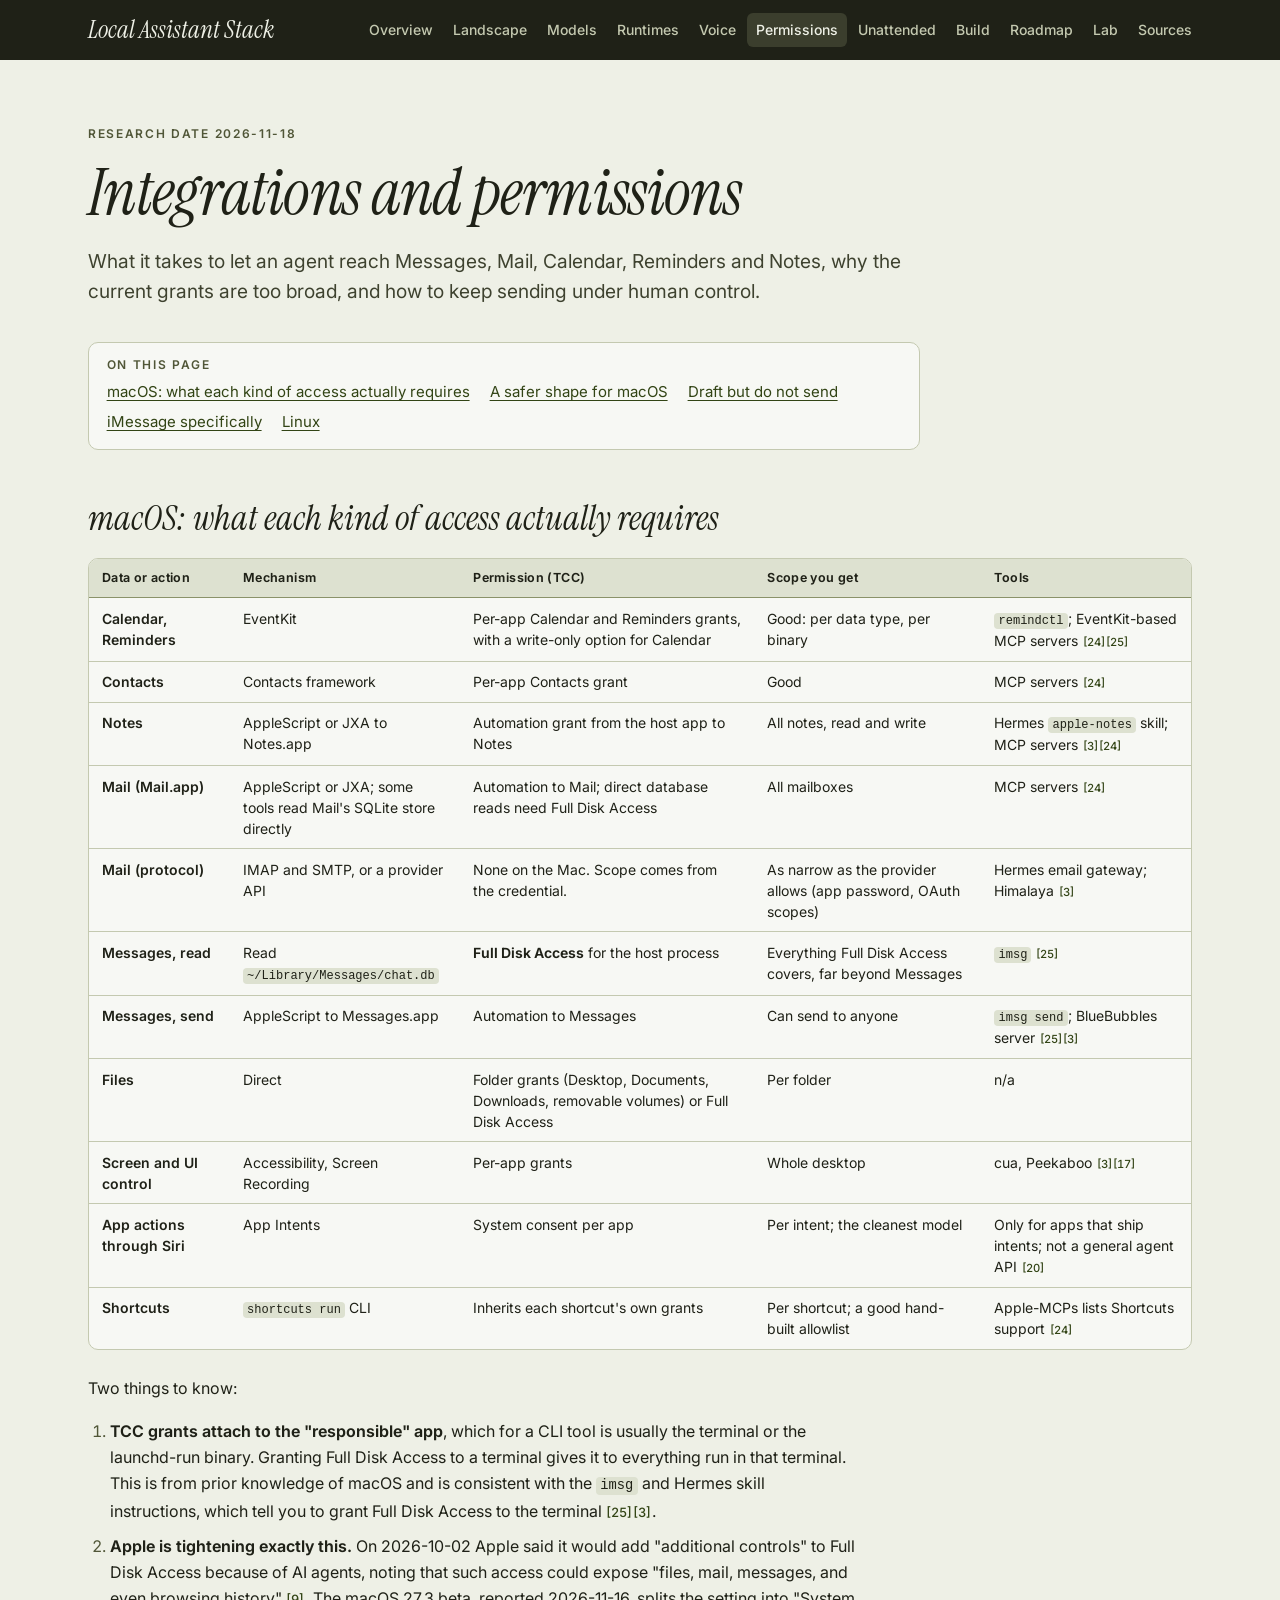
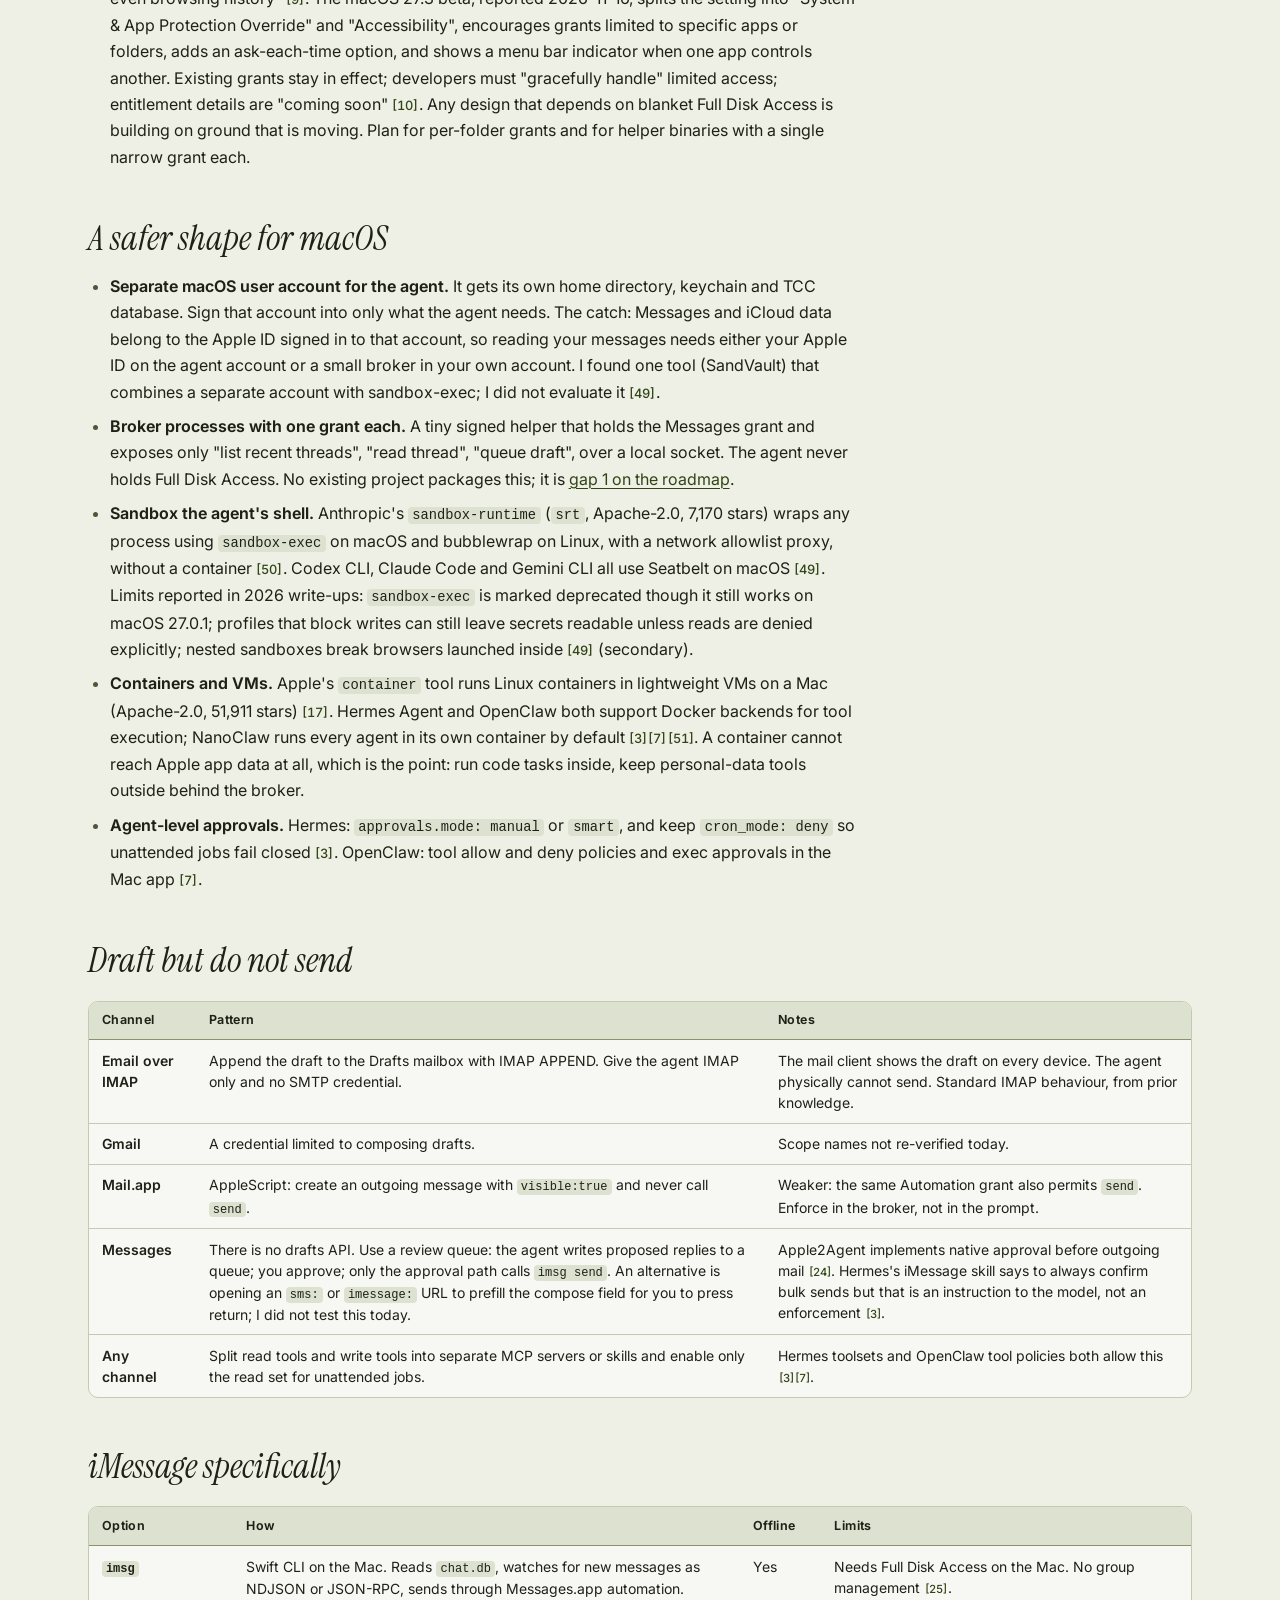
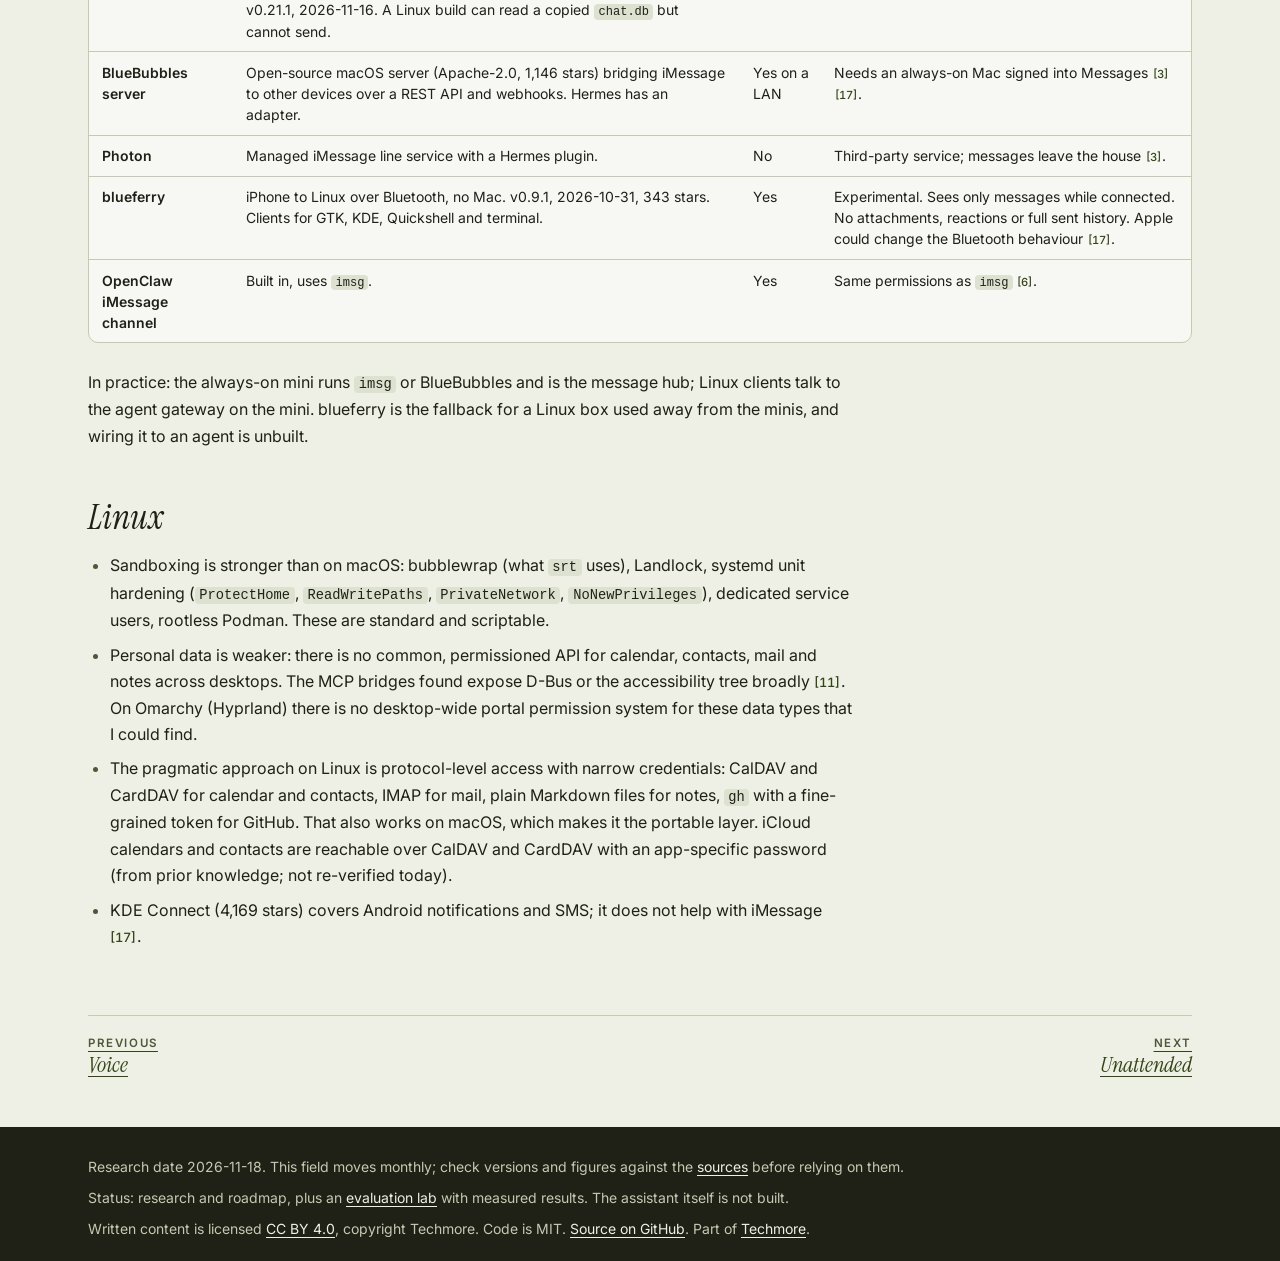
<file: docs/permissions.html>
<!doctype html>
<html lang="en">
<head>
  <meta charset="utf-8">
  <meta name="viewport" content="width=device-width, initial-scale=1">
  <title>Integrations and permissions | Local Assistant Stack</title>
  <meta name="description" content="What each kind of macOS app access requires, Apple&#x27;s Full Disk Access changes, safer deployment shapes, draft-but-do-not-send patterns, iMessage options, and the Linux side.">
  <meta name="color-scheme" content="light dark">
  <link rel="preconnect" href="https://fonts.googleapis.com">
  <link rel="preconnect" href="https://fonts.gstatic.com" crossorigin>
  <link href="https://fonts.googleapis.com/css2?family=Instrument+Serif:ital@0;1&amp;family=Inter:opsz,wght@14..32,400..700&amp;display=swap" rel="stylesheet">
  <link rel="stylesheet" href="style.css">
</head>
<body>
<a class="skip" href="#main">Skip to content</a>
<header class="site-header">
  <div class="wrap header-inner">
    <a class="brand" href="index.html">Local Assistant Stack</a>
    <nav aria-label="Primary">
      <ul>
        <li><a href="index.html">Overview</a></li>
        <li><a href="landscape.html">Landscape</a></li>
        <li><a href="models.html">Models</a></li>
        <li><a href="runtimes.html">Runtimes</a></li>
        <li><a href="voice.html">Voice</a></li>
        <li><a href="permissions.html" aria-current="page">Permissions</a></li>
        <li><a href="unattended.html">Unattended</a></li>
        <li><a href="build.html">Build</a></li>
        <li><a href="gaps.html">Roadmap</a></li>
        <li><a href="lab.html">Lab</a></li>
        <li><a href="sources.html">Sources</a></li>
      </ul>
    </nav>
  </div>
</header>
<main id="main" class="wrap">
  <header class="page-head">
    <p class="kicker">Research date 2026-11-18</p>
    <h1>Integrations and permissions</h1>
    <p class="lede">What it takes to let an agent reach Messages, Mail, Calendar, Reminders and Notes, why the current grants are too broad, and how to keep sending under human control.</p>
  </header>
  <nav class="toc" aria-label="On this page">
    <h2 class="toc-title">On this page</h2>
    <ol>
      <li><a href="#macos-what-each-kind-of-access-actually-requires">macOS: what each kind of access actually requires</a></li>
      <li><a href="#a-safer-shape-for-macos">A safer shape for macOS</a></li>
      <li><a href="#draft-but-do-not-send">Draft but do not send</a></li>
      <li><a href="#imessage-specifically">iMessage specifically</a></li>
      <li><a href="#linux">Linux</a></li>
    </ol>
  </nav>
  <div class="prose">
<h2 id="macos-what-each-kind-of-access-actually-requires">macOS: what each kind of access actually requires</h2>
<div class="table-wrap" role="region" aria-label="macOS: what each kind of access actually requires table" tabindex="0">
<table class="c5">
<thead><tr>
<th scope="col">Data or action</th>
<th scope="col">Mechanism</th>
<th scope="col">Permission (TCC)</th>
<th scope="col">Scope you get</th>
<th scope="col">Tools</th>
</tr></thead>
<tbody>
<tr>
<th scope="row">Calendar, Reminders</th>
<td>EventKit</td>
<td>Per-app Calendar and Reminders grants, with a write-only option for Calendar</td>
<td>Good: per data type, per binary</td>
<td><code>remindctl</code>; EventKit-based MCP servers <a class="cite" href="sources.html#src-24" aria-label="Source 24">[24]</a><a class="cite" href="sources.html#src-25" aria-label="Source 25">[25]</a></td>
</tr>
<tr>
<th scope="row">Contacts</th>
<td>Contacts framework</td>
<td>Per-app Contacts grant</td>
<td>Good</td>
<td>MCP servers <a class="cite" href="sources.html#src-24" aria-label="Source 24">[24]</a></td>
</tr>
<tr>
<th scope="row">Notes</th>
<td>AppleScript or JXA to Notes.app</td>
<td>Automation grant from the host app to Notes</td>
<td>All notes, read and write</td>
<td>Hermes <code>apple-notes</code> skill; MCP servers <a class="cite" href="sources.html#src-3" aria-label="Source 3">[3]</a><a class="cite" href="sources.html#src-24" aria-label="Source 24">[24]</a></td>
</tr>
<tr>
<th scope="row">Mail (Mail.app)</th>
<td>AppleScript or JXA; some tools read Mail's SQLite store directly</td>
<td>Automation to Mail; direct database reads need Full Disk Access</td>
<td>All mailboxes</td>
<td>MCP servers <a class="cite" href="sources.html#src-24" aria-label="Source 24">[24]</a></td>
</tr>
<tr>
<th scope="row">Mail (protocol)</th>
<td>IMAP and SMTP, or a provider API</td>
<td>None on the Mac. Scope comes from the credential.</td>
<td>As narrow as the provider allows (app password, OAuth scopes)</td>
<td>Hermes email gateway; Himalaya <a class="cite" href="sources.html#src-3" aria-label="Source 3">[3]</a></td>
</tr>
<tr>
<th scope="row">Messages, read</th>
<td>Read <code>~/Library/Messages/chat.db</code></td>
<td><strong>Full Disk Access</strong> for the host process</td>
<td>Everything Full Disk Access covers, far beyond Messages</td>
<td><code>imsg</code> <a class="cite" href="sources.html#src-25" aria-label="Source 25">[25]</a></td>
</tr>
<tr>
<th scope="row">Messages, send</th>
<td>AppleScript to Messages.app</td>
<td>Automation to Messages</td>
<td>Can send to anyone</td>
<td><code>imsg send</code>; BlueBubbles server <a class="cite" href="sources.html#src-25" aria-label="Source 25">[25]</a><a class="cite" href="sources.html#src-3" aria-label="Source 3">[3]</a></td>
</tr>
<tr>
<th scope="row">Files</th>
<td>Direct</td>
<td>Folder grants (Desktop, Documents, Downloads, removable volumes) or Full Disk Access</td>
<td>Per folder</td>
<td>n/a</td>
</tr>
<tr>
<th scope="row">Screen and UI control</th>
<td>Accessibility, Screen Recording</td>
<td>Per-app grants</td>
<td>Whole desktop</td>
<td>cua, Peekaboo <a class="cite" href="sources.html#src-3" aria-label="Source 3">[3]</a><a class="cite" href="sources.html#src-17" aria-label="Source 17">[17]</a></td>
</tr>
<tr>
<th scope="row">App actions through Siri</th>
<td>App Intents</td>
<td>System consent per app</td>
<td>Per intent; the cleanest model</td>
<td>Only for apps that ship intents; not a general agent API <a class="cite" href="sources.html#src-20" aria-label="Source 20">[20]</a></td>
</tr>
<tr>
<th scope="row">Shortcuts</th>
<td><code>shortcuts run</code> CLI</td>
<td>Inherits each shortcut's own grants</td>
<td>Per shortcut; a good hand-built allowlist</td>
<td>Apple-MCPs lists Shortcuts support <a class="cite" href="sources.html#src-24" aria-label="Source 24">[24]</a></td>
</tr>
</tbody></table></div>
<p>Two things to know:</p>
<ol>
<li><strong>TCC grants attach to the "responsible" app</strong>, which for a CLI tool is usually the terminal or the launchd-run binary. Granting Full Disk Access to a terminal gives it to everything run in that terminal. This is from prior knowledge of macOS and is consistent with the <code>imsg</code> and Hermes skill instructions, which tell you to grant Full Disk Access to the terminal <a class="cite" href="sources.html#src-25" aria-label="Source 25">[25]</a><a class="cite" href="sources.html#src-3" aria-label="Source 3">[3]</a>.</li>
<li><strong>Apple is tightening exactly this.</strong> On 2026-10-02 Apple said it would add "additional controls" to Full Disk Access because of AI agents, noting that such access could expose "files, mail, messages, and even browsing history" <a class="cite" href="sources.html#src-9" aria-label="Source 9">[9]</a>. The macOS 27.3 beta, reported 2026-11-16, splits the setting into "System &amp; App Protection Override" and "Accessibility", encourages grants limited to specific apps or folders, adds an ask-each-time option, and shows a menu bar indicator when one app controls another. Existing grants stay in effect; developers must "gracefully handle" limited access; entitlement details are "coming soon" <a class="cite" href="sources.html#src-10" aria-label="Source 10">[10]</a>. Any design that depends on blanket Full Disk Access is building on ground that is moving. Plan for per-folder grants and for helper binaries with a single narrow grant each.</li>
</ol>
<h2 id="a-safer-shape-for-macos">A safer shape for macOS</h2>
<ul>
<li><strong>Separate macOS user account for the agent.</strong> It gets its own home directory, keychain and TCC database. Sign that account into only what the agent needs. The catch: Messages and iCloud data belong to the Apple ID signed in to that account, so reading your messages needs either your Apple ID on the agent account or a small broker in your own account. I found one tool (SandVault) that combines a separate account with sandbox-exec; I did not evaluate it <a class="cite" href="sources.html#src-49" aria-label="Source 49">[49]</a>.</li>
<li><strong>Broker processes with one grant each.</strong> A tiny signed helper that holds the Messages grant and exposes only "list recent threads", "read thread", "queue draft", over a local socket. The agent never holds Full Disk Access. No existing project packages this; it is <a href="gaps.html#gap-1">gap 1 on the roadmap</a>.</li>
<li><strong>Sandbox the agent's shell.</strong> Anthropic's <code>sandbox-runtime</code> (<code>srt</code>, Apache-2.0, 7,170 stars) wraps any process using <code>sandbox-exec</code> on macOS and bubblewrap on Linux, with a network allowlist proxy, without a container <a class="cite" href="sources.html#src-50" aria-label="Source 50">[50]</a>. Codex CLI, Claude Code and Gemini CLI all use Seatbelt on macOS <a class="cite" href="sources.html#src-49" aria-label="Source 49">[49]</a>. Limits reported in 2026 write-ups: <code>sandbox-exec</code> is marked deprecated though it still works on macOS 27.0.1; profiles that block writes can still leave secrets readable unless reads are denied explicitly; nested sandboxes break browsers launched inside <a class="cite" href="sources.html#src-49" aria-label="Source 49">[49]</a> (secondary).</li>
<li><strong>Containers and VMs.</strong> Apple's <code>container</code> tool runs Linux containers in lightweight VMs on a Mac (Apache-2.0, 51,911 stars) <a class="cite" href="sources.html#src-17" aria-label="Source 17">[17]</a>. Hermes Agent and OpenClaw both support Docker backends for tool execution; NanoClaw runs every agent in its own container by default <a class="cite" href="sources.html#src-3" aria-label="Source 3">[3]</a><a class="cite" href="sources.html#src-7" aria-label="Source 7">[7]</a><a class="cite" href="sources.html#src-51" aria-label="Source 51">[51]</a>. A container cannot reach Apple app data at all, which is the point: run code tasks inside, keep personal-data tools outside behind the broker.</li>
<li><strong>Agent-level approvals.</strong> Hermes: <code>approvals.mode: manual</code> or <code>smart</code>, and keep <code>cron_mode: deny</code> so unattended jobs fail closed <a class="cite" href="sources.html#src-3" aria-label="Source 3">[3]</a>. OpenClaw: tool allow and deny policies and exec approvals in the Mac app <a class="cite" href="sources.html#src-7" aria-label="Source 7">[7]</a>.</li>
</ul>
<h2 id="draft-but-do-not-send">Draft but do not send</h2>
<div class="table-wrap" role="region" aria-label="Draft but do not send table" tabindex="0">
<table class="c3">
<thead><tr>
<th scope="col">Channel</th>
<th scope="col">Pattern</th>
<th scope="col">Notes</th>
</tr></thead>
<tbody>
<tr>
<th scope="row">Email over IMAP</th>
<td>Append the draft to the Drafts mailbox with IMAP APPEND. Give the agent IMAP only and no SMTP credential.</td>
<td>The mail client shows the draft on every device. The agent physically cannot send. Standard IMAP behaviour, from prior knowledge.</td>
</tr>
<tr>
<th scope="row">Gmail</th>
<td>A credential limited to composing drafts.</td>
<td>Scope names not re-verified today.</td>
</tr>
<tr>
<th scope="row">Mail.app</th>
<td>AppleScript: create an outgoing message with <code>visible:true</code> and never call <code>send</code>.</td>
<td>Weaker: the same Automation grant also permits <code>send</code>. Enforce in the broker, not in the prompt.</td>
</tr>
<tr>
<th scope="row">Messages</th>
<td>There is no drafts API. Use a review queue: the agent writes proposed replies to a queue; you approve; only the approval path calls <code>imsg send</code>. An alternative is opening an <code>sms:</code> or <code>imessage:</code> URL to prefill the compose field for you to press return; I did not test this today.</td>
<td>Apple2Agent implements native approval before outgoing mail <a class="cite" href="sources.html#src-24" aria-label="Source 24">[24]</a>. Hermes's iMessage skill says to always confirm bulk sends but that is an instruction to the model, not an enforcement <a class="cite" href="sources.html#src-3" aria-label="Source 3">[3]</a>.</td>
</tr>
<tr>
<th scope="row">Any channel</th>
<td>Split read tools and write tools into separate MCP servers or skills and enable only the read set for unattended jobs.</td>
<td>Hermes toolsets and OpenClaw tool policies both allow this <a class="cite" href="sources.html#src-3" aria-label="Source 3">[3]</a><a class="cite" href="sources.html#src-7" aria-label="Source 7">[7]</a>.</td>
</tr>
</tbody></table></div>
<h2 id="imessage-specifically">iMessage specifically</h2>
<div class="table-wrap" role="region" aria-label="iMessage specifically table" tabindex="0">
<table class="c4">
<thead><tr>
<th scope="col">Option</th>
<th scope="col">How</th>
<th scope="col">Offline</th>
<th scope="col">Limits</th>
</tr></thead>
<tbody>
<tr>
<th scope="row"><code>imsg</code></th>
<td>Swift CLI on the Mac. Reads <code>chat.db</code>, watches for new messages as NDJSON or JSON-RPC, sends through Messages.app automation. v0.21.1, 2026-11-16. A Linux build can read a copied <code>chat.db</code> but cannot send.</td>
<td>Yes</td>
<td>Needs Full Disk Access on the Mac. No group management <a class="cite" href="sources.html#src-25" aria-label="Source 25">[25]</a>.</td>
</tr>
<tr>
<th scope="row">BlueBubbles server</th>
<td>Open-source macOS server (Apache-2.0, 1,146 stars) bridging iMessage to other devices over a REST API and webhooks. Hermes has an adapter.</td>
<td>Yes on a LAN</td>
<td>Needs an always-on Mac signed into Messages <a class="cite" href="sources.html#src-3" aria-label="Source 3">[3]</a><a class="cite" href="sources.html#src-17" aria-label="Source 17">[17]</a>.</td>
</tr>
<tr>
<th scope="row">Photon</th>
<td>Managed iMessage line service with a Hermes plugin.</td>
<td>No</td>
<td>Third-party service; messages leave the house <a class="cite" href="sources.html#src-3" aria-label="Source 3">[3]</a>.</td>
</tr>
<tr>
<th scope="row">blueferry</th>
<td>iPhone to Linux over Bluetooth, no Mac. v0.9.1, 2026-10-31, 343 stars. Clients for GTK, KDE, Quickshell and terminal.</td>
<td>Yes</td>
<td>Experimental. Sees only messages while connected. No attachments, reactions or full sent history. Apple could change the Bluetooth behaviour <a class="cite" href="sources.html#src-17" aria-label="Source 17">[17]</a>.</td>
</tr>
<tr>
<th scope="row">OpenClaw iMessage channel</th>
<td>Built in, uses <code>imsg</code>.</td>
<td>Yes</td>
<td>Same permissions as <code>imsg</code> <a class="cite" href="sources.html#src-6" aria-label="Source 6">[6]</a>.</td>
</tr>
</tbody></table></div>
<p>In practice: the always-on mini runs <code>imsg</code> or BlueBubbles and is the message hub; Linux clients talk to the agent gateway on the mini. blueferry is the fallback for a Linux box used away from the minis, and wiring it to an agent is unbuilt.</p>
<h2 id="linux">Linux</h2>
<ul>
<li>Sandboxing is stronger than on macOS: bubblewrap (what <code>srt</code> uses), Landlock, systemd unit hardening (<code>ProtectHome</code>, <code>ReadWritePaths</code>, <code>PrivateNetwork</code>, <code>NoNewPrivileges</code>), dedicated service users, rootless Podman. These are standard and scriptable.</li>
<li>Personal data is weaker: there is no common, permissioned API for calendar, contacts, mail and notes across desktops. The MCP bridges found expose D-Bus or the accessibility tree broadly <a class="cite" href="sources.html#src-11" aria-label="Source 11">[11]</a>. On Omarchy (Hyprland) there is no desktop-wide portal permission system for these data types that I could find.</li>
<li>The pragmatic approach on Linux is protocol-level access with narrow credentials: CalDAV and CardDAV for calendar and contacts, IMAP for mail, plain Markdown files for notes, <code>gh</code> with a fine-grained token for GitHub. That also works on macOS, which makes it the portable layer. iCloud calendars and contacts are reachable over CalDAV and CardDAV with an app-specific password (from prior knowledge; not re-verified today).</li>
<li>KDE Connect (4,169 stars) covers Android notifications and SMS; it does not help with iMessage <a class="cite" href="sources.html#src-17" aria-label="Source 17">[17]</a>.</li>
</ul>
  </div>
  <nav class="pager" aria-label="Previous and next page">
    <a href="voice.html"><span>Previous</span>Voice</a>
    <a href="unattended.html"><span>Next</span>Unattended</a>
  </nav>
</main>
<footer class="site-footer">
  <div class="wrap footer-inner">
    <p>Research date 2026-11-18. This field moves monthly; check versions and figures against the <a href="sources.html">sources</a> before relying on them.</p>
    <p>Status: research and roadmap, plus an <a href="lab.html">evaluation lab</a> with measured results. The assistant itself is not built.</p>
    <p>Written content is licensed <a href="https://creativecommons.org/licenses/by/4.0/">CC BY 4.0</a>, copyright Techmore. Code is MIT. <a href="https://github.com/techmore/local-assistant-stack">Source on GitHub</a>. Part of <a href="https://techmore.github.io/pages/repos/">Techmore</a>.</p>
  </div>
</footer>
</body>
</html>
</file>
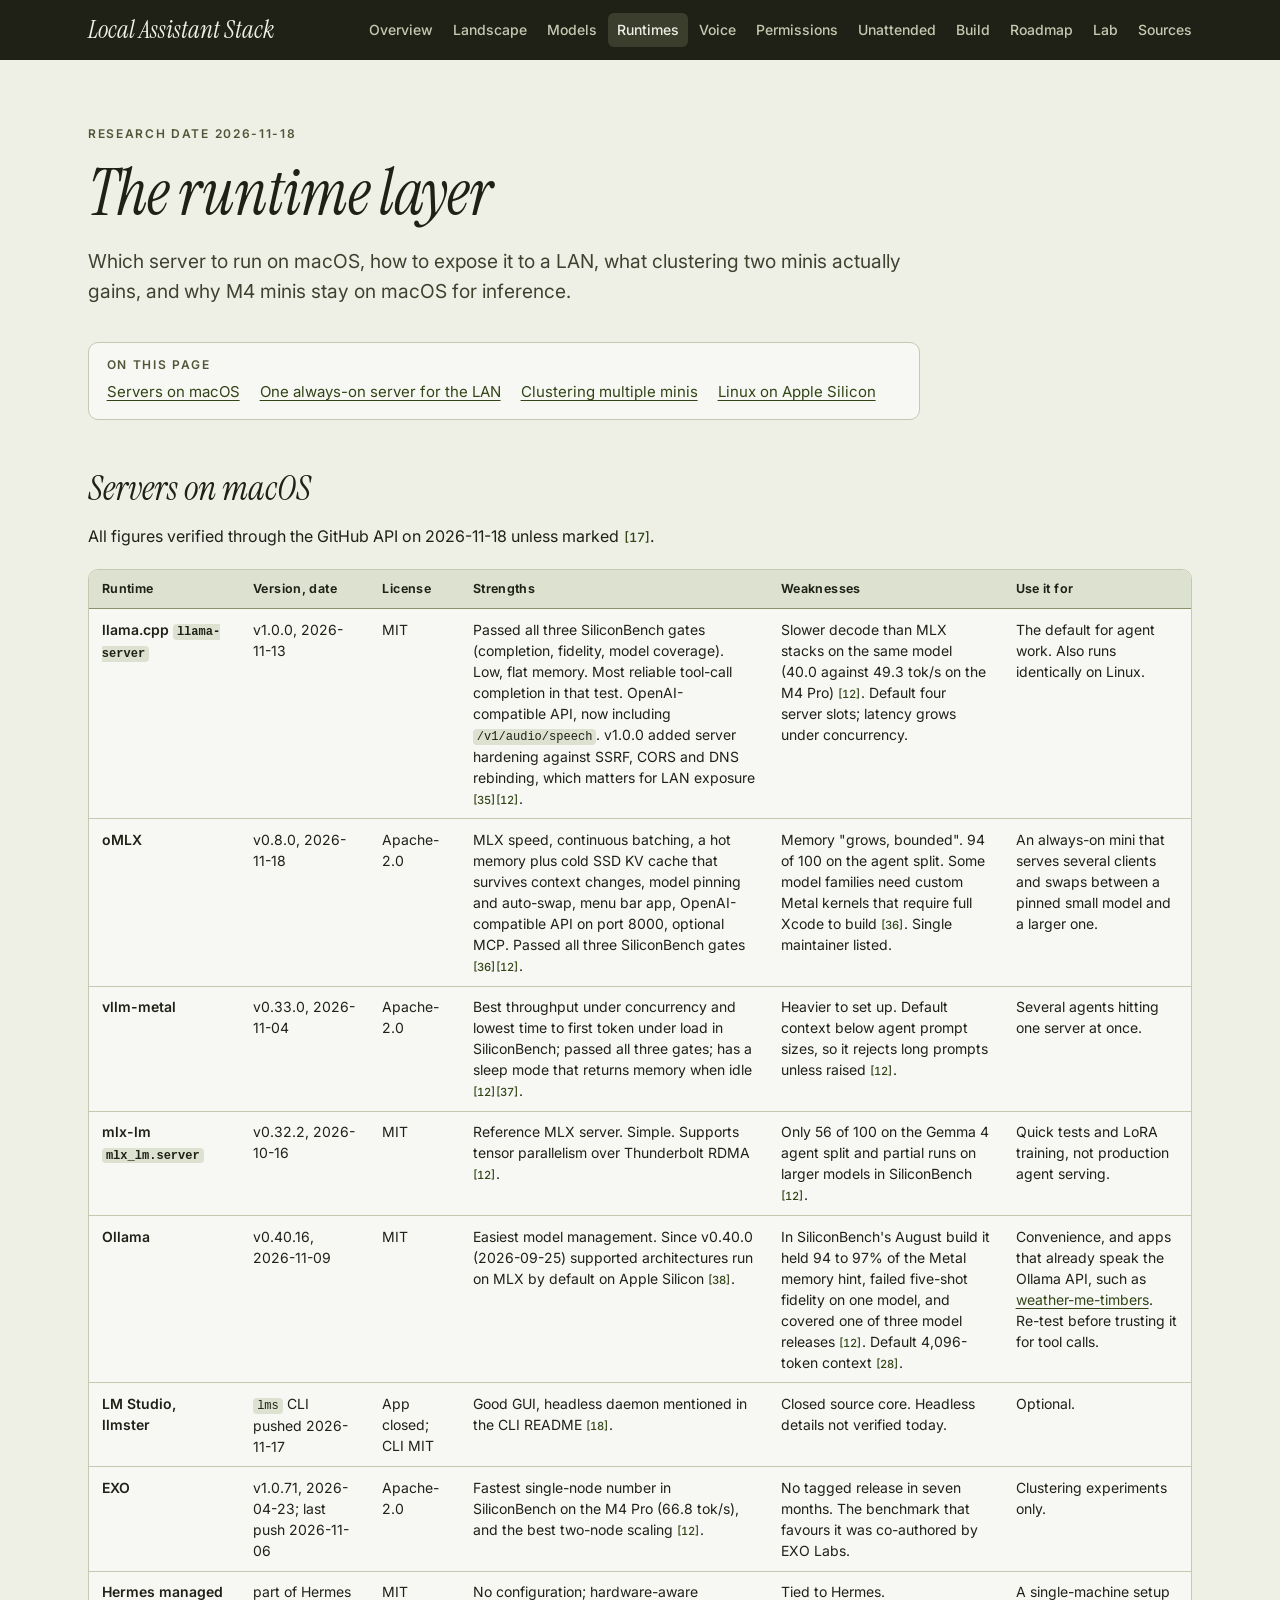
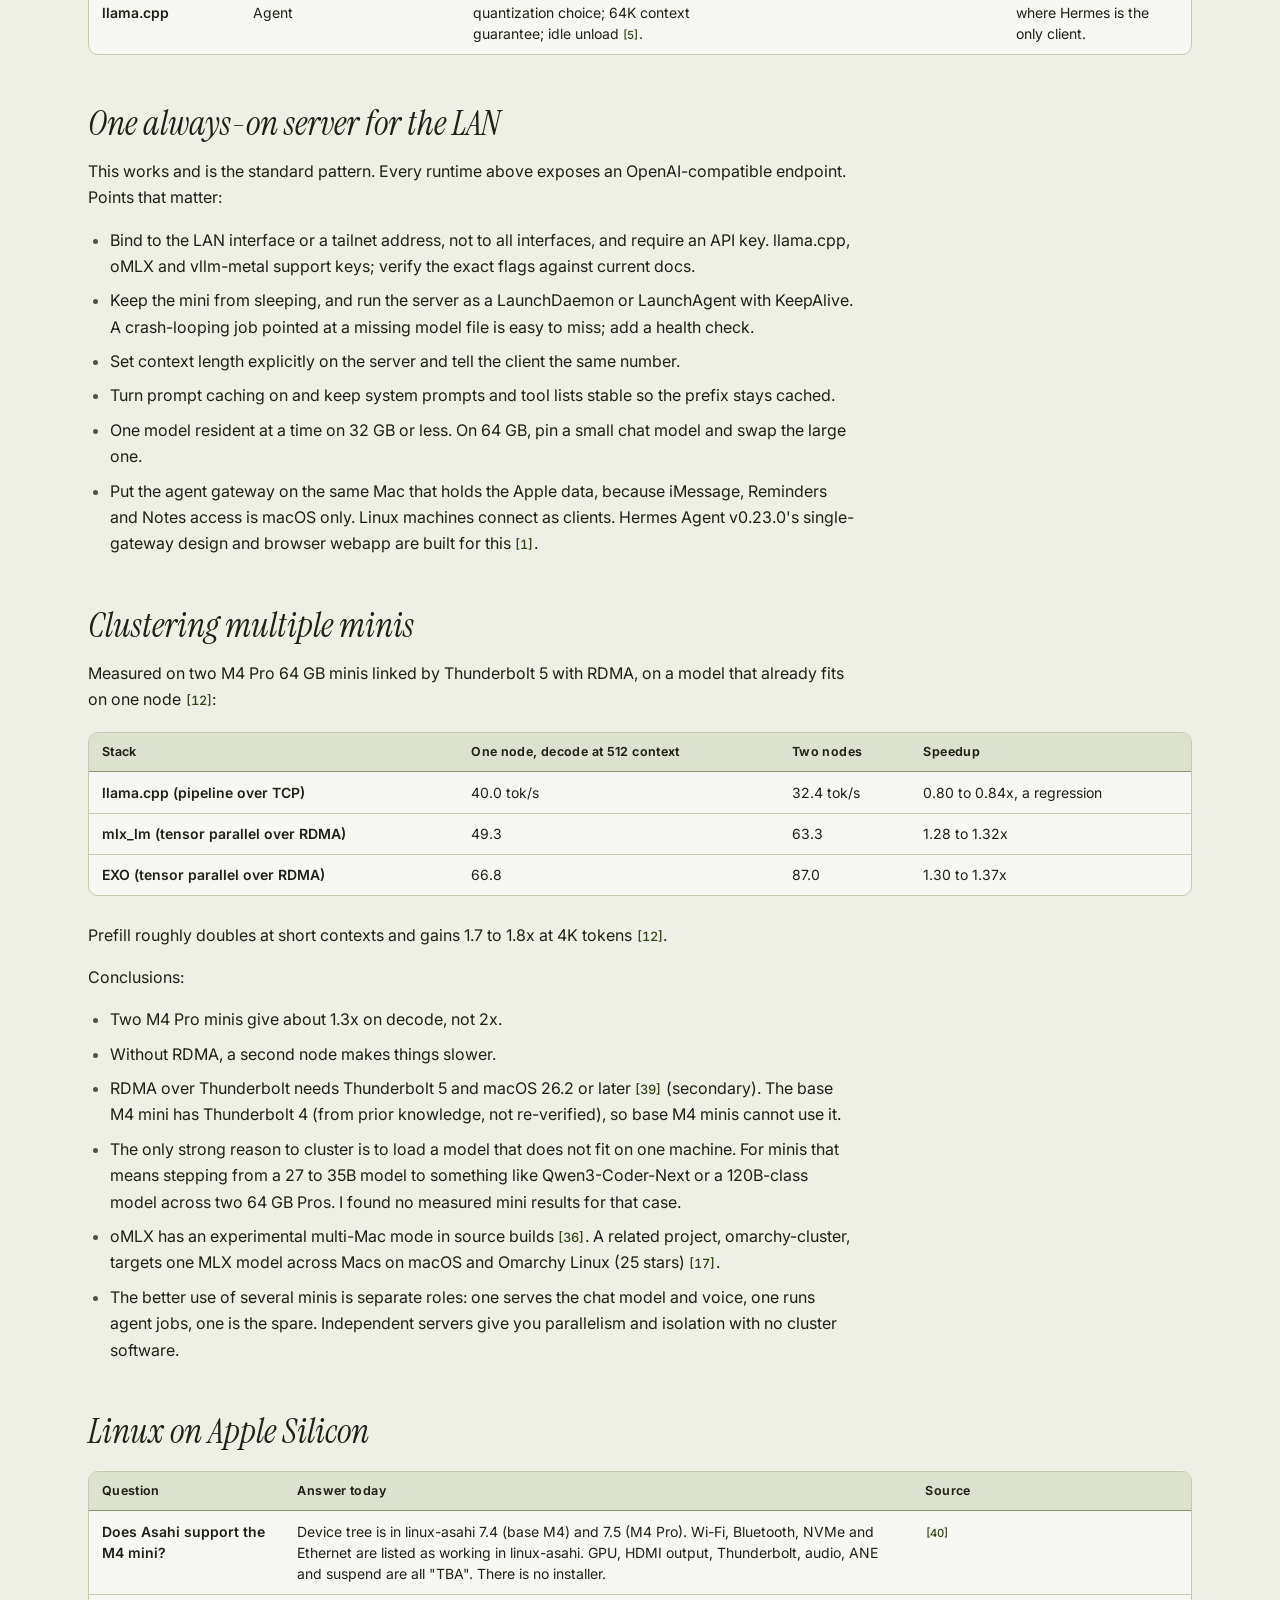
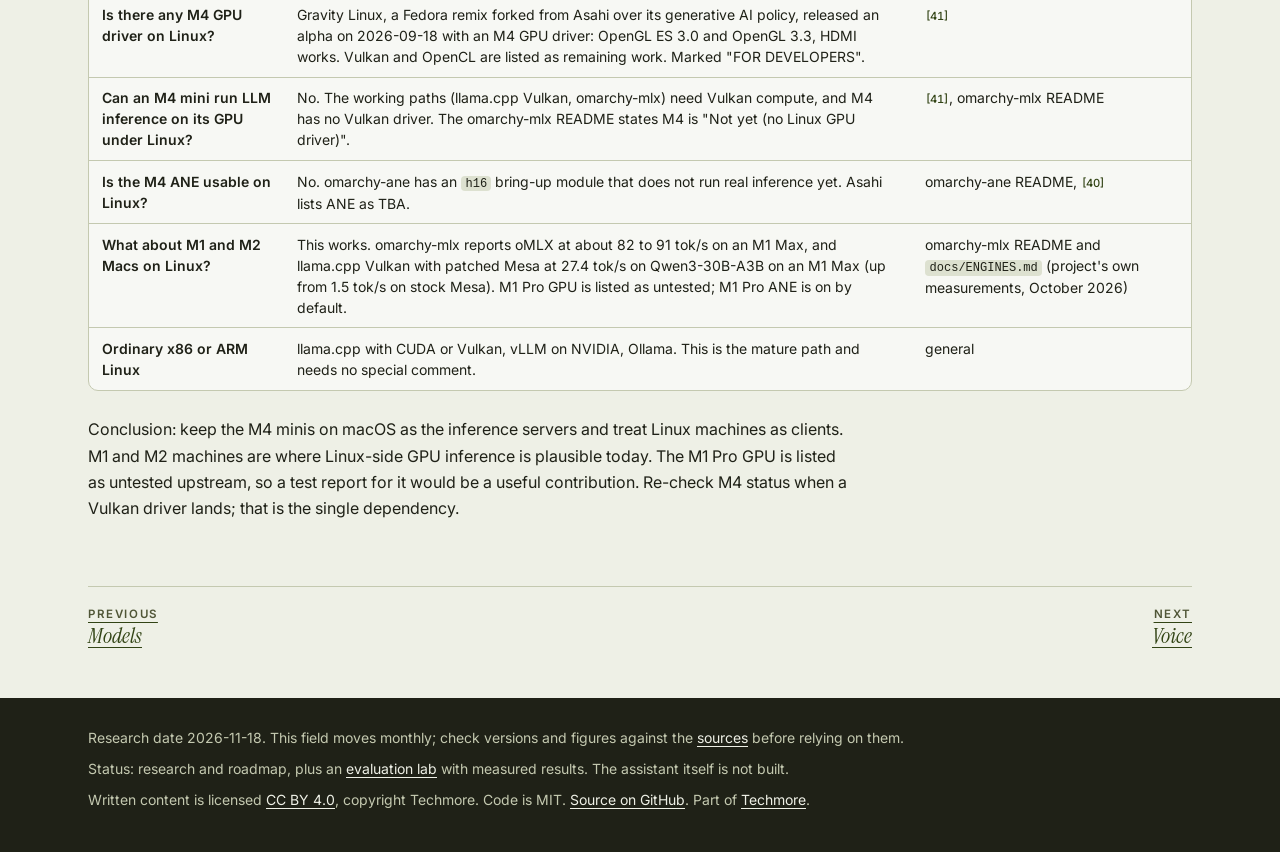
<file: docs/runtimes.html>
<!doctype html>
<html lang="en">
<head>
  <meta charset="utf-8">
  <meta name="viewport" content="width=device-width, initial-scale=1">
  <title>Runtimes, LAN serving and clustering | Local Assistant Stack</title>
  <meta name="description" content="Model servers on macOS compared, how to run one always-on server for a LAN, measured results from clustering two Mac minis, and the state of Linux inference on Apple Silicon.">
  <meta name="color-scheme" content="light dark">
  <link rel="preconnect" href="https://fonts.googleapis.com">
  <link rel="preconnect" href="https://fonts.gstatic.com" crossorigin>
  <link href="https://fonts.googleapis.com/css2?family=Instrument+Serif:ital@0;1&amp;family=Inter:opsz,wght@14..32,400..700&amp;display=swap" rel="stylesheet">
  <link rel="stylesheet" href="style.css">
</head>
<body>
<a class="skip" href="#main">Skip to content</a>
<header class="site-header">
  <div class="wrap header-inner">
    <a class="brand" href="index.html">Local Assistant Stack</a>
    <nav aria-label="Primary">
      <ul>
        <li><a href="index.html">Overview</a></li>
        <li><a href="landscape.html">Landscape</a></li>
        <li><a href="models.html">Models</a></li>
        <li><a href="runtimes.html" aria-current="page">Runtimes</a></li>
        <li><a href="voice.html">Voice</a></li>
        <li><a href="permissions.html">Permissions</a></li>
        <li><a href="unattended.html">Unattended</a></li>
        <li><a href="build.html">Build</a></li>
        <li><a href="gaps.html">Roadmap</a></li>
        <li><a href="lab.html">Lab</a></li>
        <li><a href="sources.html">Sources</a></li>
      </ul>
    </nav>
  </div>
</header>
<main id="main" class="wrap">
  <header class="page-head">
    <p class="kicker">Research date 2026-11-18</p>
    <h1>The runtime layer</h1>
    <p class="lede">Which server to run on macOS, how to expose it to a LAN, what clustering two minis actually gains, and why M4 minis stay on macOS for inference.</p>
  </header>
  <nav class="toc" aria-label="On this page">
    <h2 class="toc-title">On this page</h2>
    <ol>
      <li><a href="#servers-on-macos">Servers on macOS</a></li>
      <li><a href="#one-always-on-server-for-the-lan">One always-on server for the LAN</a></li>
      <li><a href="#clustering-multiple-minis">Clustering multiple minis</a></li>
      <li><a href="#linux-on-apple-silicon">Linux on Apple Silicon</a></li>
    </ol>
  </nav>
  <div class="prose">
<h2 id="servers-on-macos">Servers on macOS</h2>
<p>All figures verified through the GitHub API on 2026-11-18 unless marked <a class="cite" href="sources.html#src-17" aria-label="Source 17">[17]</a>.</p>
<div class="table-wrap" role="region" aria-label="Servers on macOS table" tabindex="0">
<table class="c6">
<thead><tr>
<th scope="col">Runtime</th>
<th scope="col">Version, date</th>
<th scope="col">License</th>
<th scope="col">Strengths</th>
<th scope="col">Weaknesses</th>
<th scope="col">Use it for</th>
</tr></thead>
<tbody>
<tr>
<th scope="row">llama.cpp <code>llama-server</code></th>
<td>v1.0.0, 2026-11-13</td>
<td>MIT</td>
<td>Passed all three SiliconBench gates (completion, fidelity, model coverage). Low, flat memory. Most reliable tool-call completion in that test. OpenAI-compatible API, now including <code>/v1/audio/speech</code>. v1.0.0 added server hardening against SSRF, CORS and DNS rebinding, which matters for LAN exposure <a class="cite" href="sources.html#src-35" aria-label="Source 35">[35]</a><a class="cite" href="sources.html#src-12" aria-label="Source 12">[12]</a>.</td>
<td>Slower decode than MLX stacks on the same model (40.0 against 49.3 tok/s on the M4 Pro) <a class="cite" href="sources.html#src-12" aria-label="Source 12">[12]</a>. Default four server slots; latency grows under concurrency.</td>
<td>The default for agent work. Also runs identically on Linux.</td>
</tr>
<tr>
<th scope="row">oMLX</th>
<td>v0.8.0, 2026-11-18</td>
<td>Apache-2.0</td>
<td>MLX speed, continuous batching, a hot memory plus cold SSD KV cache that survives context changes, model pinning and auto-swap, menu bar app, OpenAI-compatible API on port 8000, optional MCP. Passed all three SiliconBench gates <a class="cite" href="sources.html#src-36" aria-label="Source 36">[36]</a><a class="cite" href="sources.html#src-12" aria-label="Source 12">[12]</a>.</td>
<td>Memory "grows, bounded". 94 of 100 on the agent split. Some model families need custom Metal kernels that require full Xcode to build <a class="cite" href="sources.html#src-36" aria-label="Source 36">[36]</a>. Single maintainer listed.</td>
<td>An always-on mini that serves several clients and swaps between a pinned small model and a larger one.</td>
</tr>
<tr>
<th scope="row">vllm-metal</th>
<td>v0.33.0, 2026-11-04</td>
<td>Apache-2.0</td>
<td>Best throughput under concurrency and lowest time to first token under load in SiliconBench; passed all three gates; has a sleep mode that returns memory when idle <a class="cite" href="sources.html#src-12" aria-label="Source 12">[12]</a><a class="cite" href="sources.html#src-37" aria-label="Source 37">[37]</a>.</td>
<td>Heavier to set up. Default context below agent prompt sizes, so it rejects long prompts unless raised <a class="cite" href="sources.html#src-12" aria-label="Source 12">[12]</a>.</td>
<td>Several agents hitting one server at once.</td>
</tr>
<tr>
<th scope="row">mlx-lm <code>mlx_lm.server</code></th>
<td>v0.32.2, 2026-10-16</td>
<td>MIT</td>
<td>Reference MLX server. Simple. Supports tensor parallelism over Thunderbolt RDMA <a class="cite" href="sources.html#src-12" aria-label="Source 12">[12]</a>.</td>
<td>Only 56 of 100 on the Gemma 4 agent split and partial runs on larger models in SiliconBench <a class="cite" href="sources.html#src-12" aria-label="Source 12">[12]</a>.</td>
<td>Quick tests and LoRA training, not production agent serving.</td>
</tr>
<tr>
<th scope="row">Ollama</th>
<td>v0.40.16, 2026-11-09</td>
<td>MIT</td>
<td>Easiest model management. Since v0.40.0 (2026-09-25) supported architectures run on MLX by default on Apple Silicon <a class="cite" href="sources.html#src-38" aria-label="Source 38">[38]</a>.</td>
<td>In SiliconBench's August build it held 94 to 97% of the Metal memory hint, failed five-shot fidelity on one model, and covered one of three model releases <a class="cite" href="sources.html#src-12" aria-label="Source 12">[12]</a>. Default 4,096-token context <a class="cite" href="sources.html#src-28" aria-label="Source 28">[28]</a>.</td>
<td>Convenience, and apps that already speak the Ollama API, such as <a href="https://github.com/techmore/weather-me-timbers">weather-me-timbers</a>. Re-test before trusting it for tool calls.</td>
</tr>
<tr>
<th scope="row">LM Studio, llmster</th>
<td><code>lms</code> CLI pushed 2026-11-17</td>
<td>App closed; CLI MIT</td>
<td>Good GUI, headless daemon mentioned in the CLI README <a class="cite" href="sources.html#src-18" aria-label="Source 18">[18]</a>.</td>
<td>Closed source core. Headless details not verified today.</td>
<td>Optional.</td>
</tr>
<tr>
<th scope="row">EXO</th>
<td>v1.0.71, 2026-04-23; last push 2026-11-06</td>
<td>Apache-2.0</td>
<td>Fastest single-node number in SiliconBench on the M4 Pro (66.8 tok/s), and the best two-node scaling <a class="cite" href="sources.html#src-12" aria-label="Source 12">[12]</a>.</td>
<td>No tagged release in seven months. The benchmark that favours it was co-authored by EXO Labs.</td>
<td>Clustering experiments only.</td>
</tr>
<tr>
<th scope="row">Hermes managed llama.cpp</th>
<td>part of Hermes Agent</td>
<td>MIT</td>
<td>No configuration; hardware-aware quantization choice; 64K context guarantee; idle unload <a class="cite" href="sources.html#src-5" aria-label="Source 5">[5]</a>.</td>
<td>Tied to Hermes.</td>
<td>A single-machine setup where Hermes is the only client.</td>
</tr>
</tbody></table></div>
<h2 id="one-always-on-server-for-the-lan">One always-on server for the LAN</h2>
<p>This works and is the standard pattern. Every runtime above exposes an OpenAI-compatible endpoint. Points that matter:</p>
<ul>
<li>Bind to the LAN interface or a tailnet address, not to all interfaces, and require an API key. llama.cpp, oMLX and vllm-metal support keys; verify the exact flags against current docs.</li>
<li>Keep the mini from sleeping, and run the server as a LaunchDaemon or LaunchAgent with KeepAlive. A crash-looping job pointed at a missing model file is easy to miss; add a health check.</li>
<li>Set context length explicitly on the server and tell the client the same number.</li>
<li>Turn prompt caching on and keep system prompts and tool lists stable so the prefix stays cached.</li>
<li>One model resident at a time on 32 GB or less. On 64 GB, pin a small chat model and swap the large one.</li>
<li>Put the agent gateway on the same Mac that holds the Apple data, because iMessage, Reminders and Notes access is macOS only. Linux machines connect as clients. Hermes Agent v0.23.0's single-gateway design and browser webapp are built for this <a class="cite" href="sources.html#src-1" aria-label="Source 1">[1]</a>.</li>
</ul>
<h2 id="clustering-multiple-minis">Clustering multiple minis</h2>
<p>Measured on two M4 Pro 64 GB minis linked by Thunderbolt 5 with RDMA, on a model that already fits on one node <a class="cite" href="sources.html#src-12" aria-label="Source 12">[12]</a>:</p>
<div class="table-wrap" role="region" aria-label="Clustering multiple minis table" tabindex="0">
<table class="c4">
<thead><tr>
<th scope="col">Stack</th>
<th scope="col">One node, decode at 512 context</th>
<th scope="col">Two nodes</th>
<th scope="col">Speedup</th>
</tr></thead>
<tbody>
<tr>
<th scope="row">llama.cpp (pipeline over TCP)</th>
<td>40.0 tok/s</td>
<td>32.4 tok/s</td>
<td>0.80 to 0.84x, a regression</td>
</tr>
<tr>
<th scope="row">mlx_lm (tensor parallel over RDMA)</th>
<td>49.3</td>
<td>63.3</td>
<td>1.28 to 1.32x</td>
</tr>
<tr>
<th scope="row">EXO (tensor parallel over RDMA)</th>
<td>66.8</td>
<td>87.0</td>
<td>1.30 to 1.37x</td>
</tr>
</tbody></table></div>
<p>Prefill roughly doubles at short contexts and gains 1.7 to 1.8x at 4K tokens <a class="cite" href="sources.html#src-12" aria-label="Source 12">[12]</a>.</p>
<p>Conclusions:</p>
<ul>
<li>Two M4 Pro minis give about 1.3x on decode, not 2x.</li>
<li>Without RDMA, a second node makes things slower.</li>
<li>RDMA over Thunderbolt needs Thunderbolt 5 and macOS 26.2 or later <a class="cite" href="sources.html#src-39" aria-label="Source 39">[39]</a> (secondary). The base M4 mini has Thunderbolt 4 (from prior knowledge, not re-verified), so base M4 minis cannot use it.</li>
<li>The only strong reason to cluster is to load a model that does not fit on one machine. For minis that means stepping from a 27 to 35B model to something like Qwen3-Coder-Next or a 120B-class model across two 64 GB Pros. I found no measured mini results for that case.</li>
<li>oMLX has an experimental multi-Mac mode in source builds <a class="cite" href="sources.html#src-36" aria-label="Source 36">[36]</a>. A related project, omarchy-cluster, targets one MLX model across Macs on macOS and Omarchy Linux (25 stars) <a class="cite" href="sources.html#src-17" aria-label="Source 17">[17]</a>.</li>
<li>The better use of several minis is separate roles: one serves the chat model and voice, one runs agent jobs, one is the spare. Independent servers give you parallelism and isolation with no cluster software.</li>
</ul>
<h2 id="linux-on-apple-silicon">Linux on Apple Silicon</h2>
<div class="table-wrap" role="region" aria-label="Linux on Apple Silicon table" tabindex="0">
<table class="c3">
<thead><tr>
<th scope="col">Question</th>
<th scope="col">Answer today</th>
<th scope="col">Source</th>
</tr></thead>
<tbody>
<tr>
<th scope="row">Does Asahi support the M4 mini?</th>
<td>Device tree is in linux-asahi 7.4 (base M4) and 7.5 (M4 Pro). Wi-Fi, Bluetooth, NVMe and Ethernet are listed as working in linux-asahi. GPU, HDMI output, Thunderbolt, audio, ANE and suspend are all "TBA". There is no installer.</td>
<td><a class="cite" href="sources.html#src-40" aria-label="Source 40">[40]</a></td>
</tr>
<tr>
<th scope="row">Is there any M4 GPU driver on Linux?</th>
<td>Gravity Linux, a Fedora remix forked from Asahi over its generative AI policy, released an alpha on 2026-09-18 with an M4 GPU driver: OpenGL ES 3.0 and OpenGL 3.3, HDMI works. Vulkan and OpenCL are listed as remaining work. Marked "FOR DEVELOPERS".</td>
<td><a class="cite" href="sources.html#src-41" aria-label="Source 41">[41]</a></td>
</tr>
<tr>
<th scope="row">Can an M4 mini run LLM inference on its GPU under Linux?</th>
<td>No. The working paths (llama.cpp Vulkan, omarchy-mlx) need Vulkan compute, and M4 has no Vulkan driver. The omarchy-mlx README states M4 is "Not yet (no Linux GPU driver)".</td>
<td><a class="cite" href="sources.html#src-41" aria-label="Source 41">[41]</a>, omarchy-mlx README</td>
</tr>
<tr>
<th scope="row">Is the M4 ANE usable on Linux?</th>
<td>No. omarchy-ane has an <code>h16</code> bring-up module that does not run real inference yet. Asahi lists ANE as TBA.</td>
<td>omarchy-ane README, <a class="cite" href="sources.html#src-40" aria-label="Source 40">[40]</a></td>
</tr>
<tr>
<th scope="row">What about M1 and M2 Macs on Linux?</th>
<td>This works. omarchy-mlx reports oMLX at about 82 to 91 tok/s on an M1 Max, and llama.cpp Vulkan with patched Mesa at 27.4 tok/s on Qwen3-30B-A3B on an M1 Max (up from 1.5 tok/s on stock Mesa). M1 Pro GPU is listed as untested; M1 Pro ANE is on by default.</td>
<td>omarchy-mlx README and <code>docs/ENGINES.md</code> (project's own measurements, October 2026)</td>
</tr>
<tr>
<th scope="row">Ordinary x86 or ARM Linux</th>
<td>llama.cpp with CUDA or Vulkan, vLLM on NVIDIA, Ollama. This is the mature path and needs no special comment.</td>
<td>general</td>
</tr>
</tbody></table></div>
<p>Conclusion: keep the M4 minis on macOS as the inference servers and treat Linux machines as clients. M1 and M2 machines are where Linux-side GPU inference is plausible today. The M1 Pro GPU is listed as untested upstream, so a test report for it would be a useful contribution. Re-check M4 status when a Vulkan driver lands; that is the single dependency.</p>
  </div>
  <nav class="pager" aria-label="Previous and next page">
    <a href="models.html"><span>Previous</span>Models</a>
    <a href="voice.html"><span>Next</span>Voice</a>
  </nav>
</main>
<footer class="site-footer">
  <div class="wrap footer-inner">
    <p>Research date 2026-11-18. This field moves monthly; check versions and figures against the <a href="sources.html">sources</a> before relying on them.</p>
    <p>Status: research and roadmap, plus an <a href="lab.html">evaluation lab</a> with measured results. The assistant itself is not built.</p>
    <p>Written content is licensed <a href="https://creativecommons.org/licenses/by/4.0/">CC BY 4.0</a>, copyright Techmore. Code is MIT. <a href="https://github.com/techmore/local-assistant-stack">Source on GitHub</a>. Part of <a href="https://techmore.github.io/pages/repos/">Techmore</a>.</p>
  </div>
</footer>
</body>
</html>
</file>
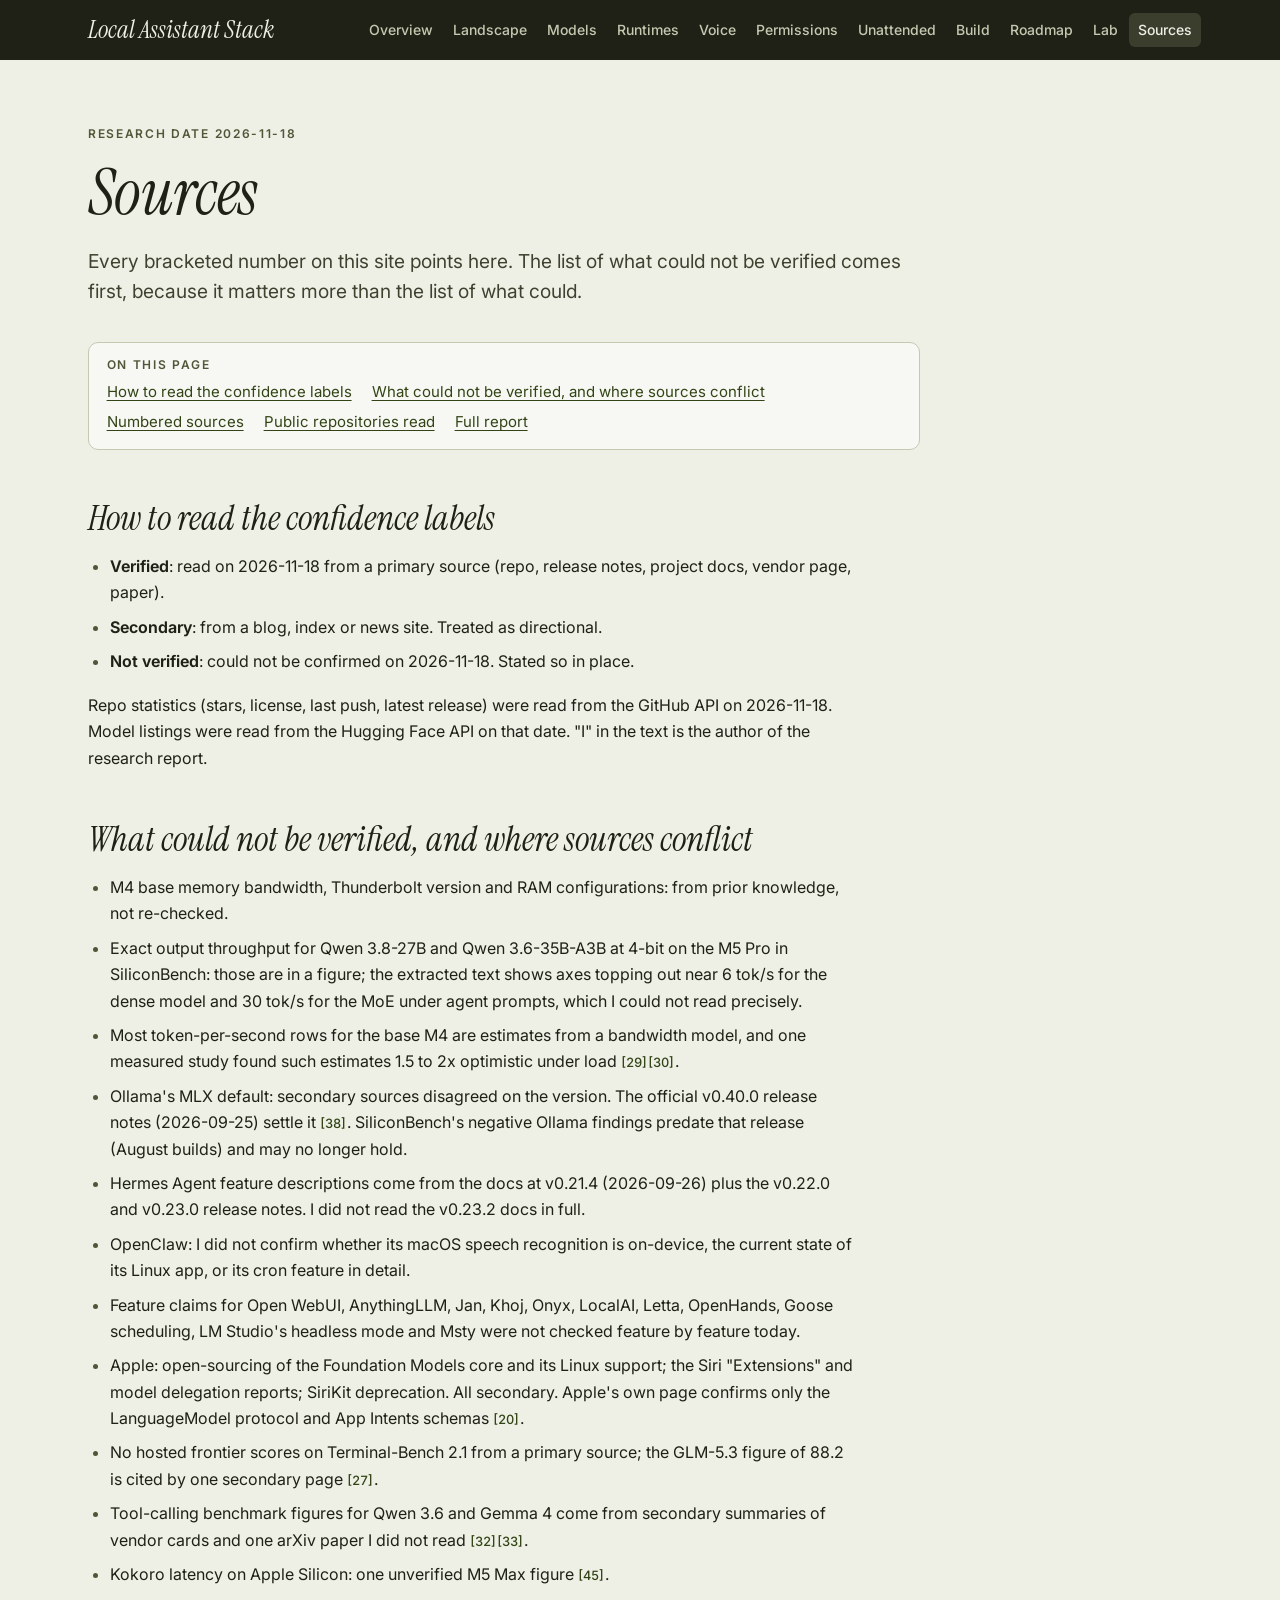
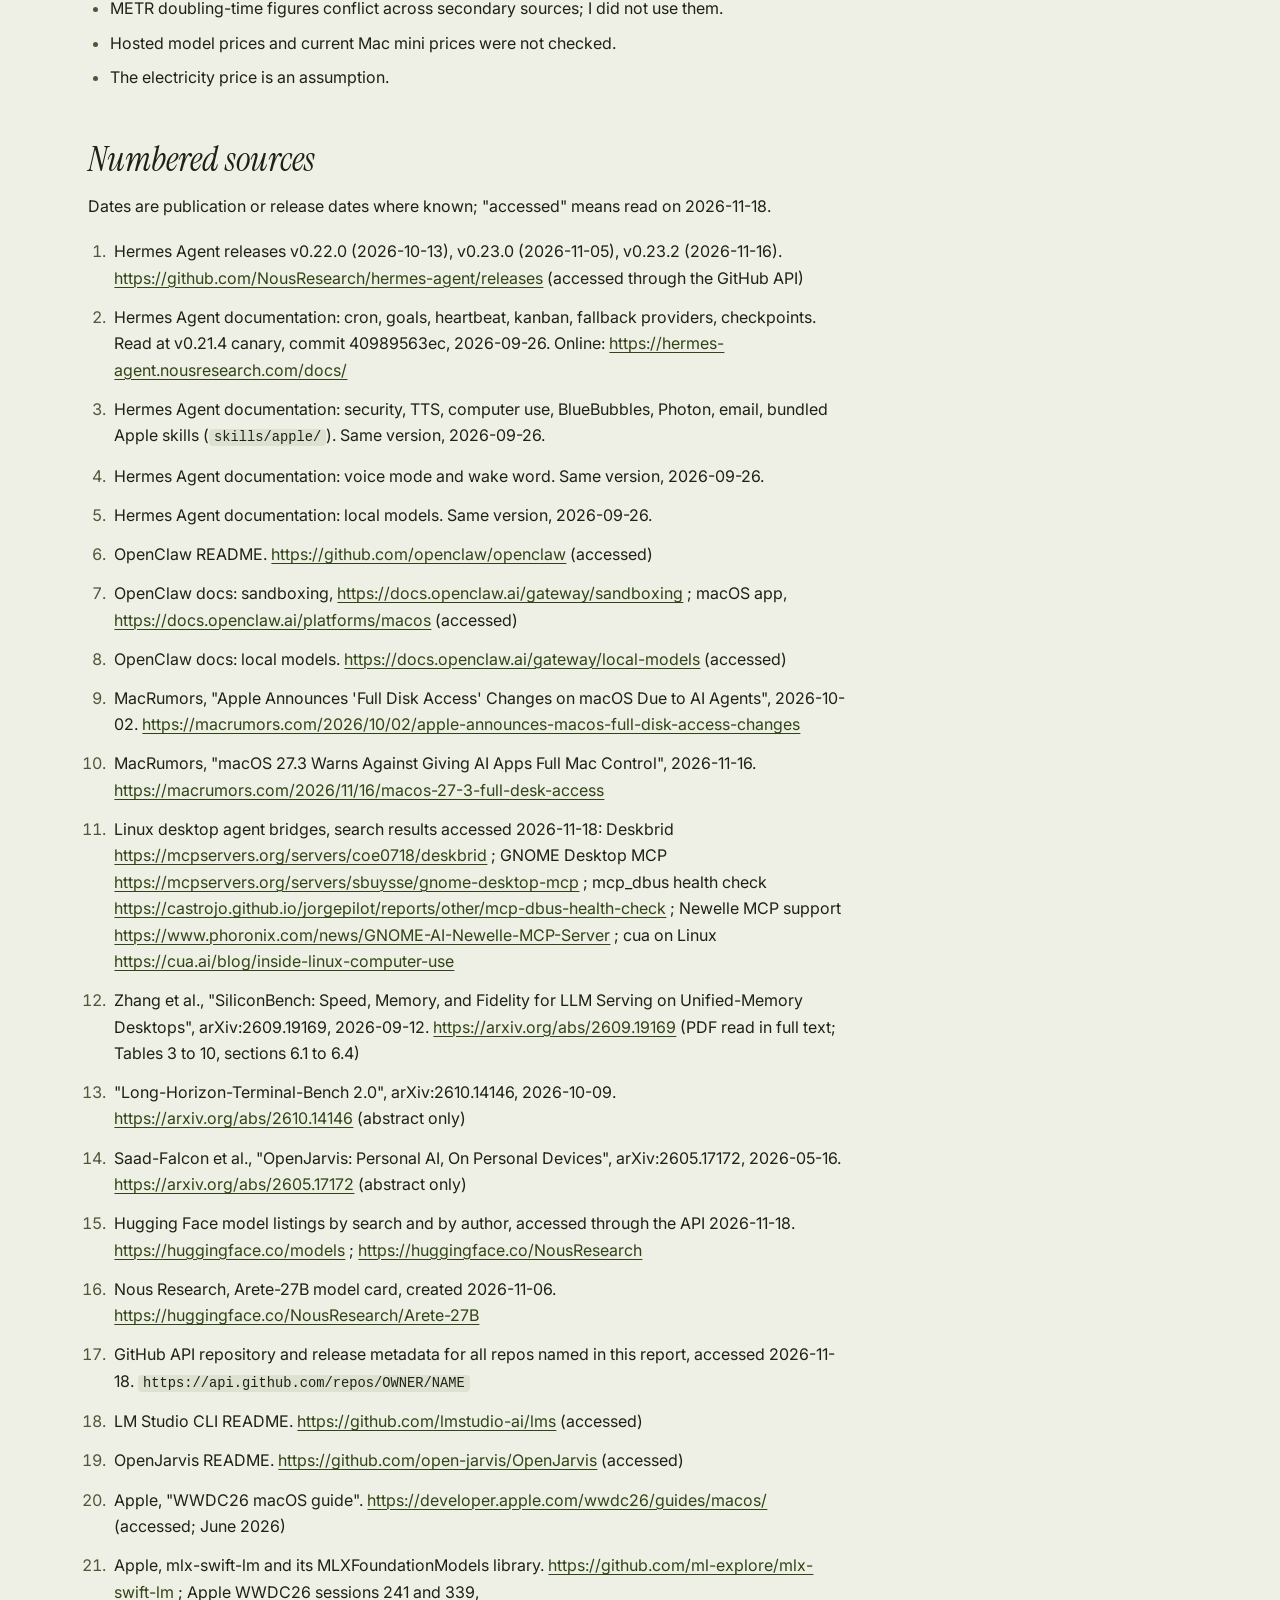
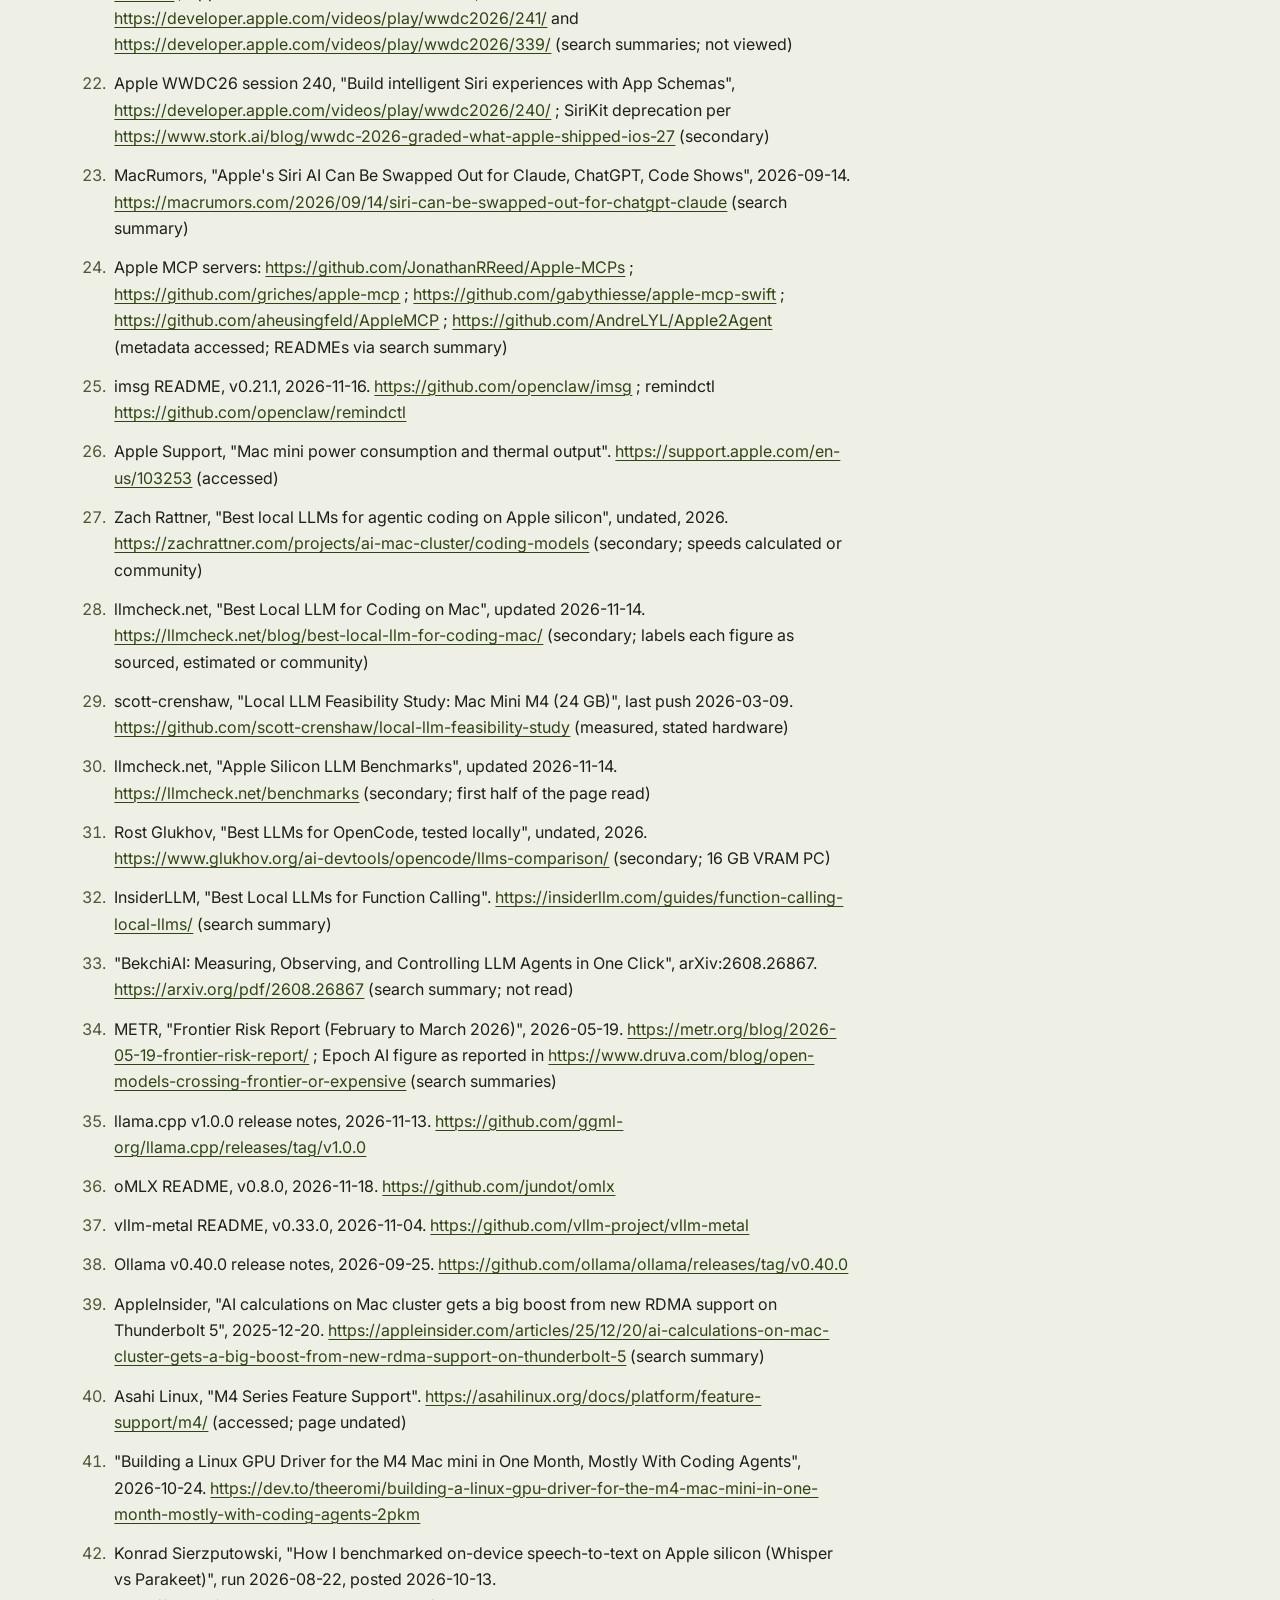
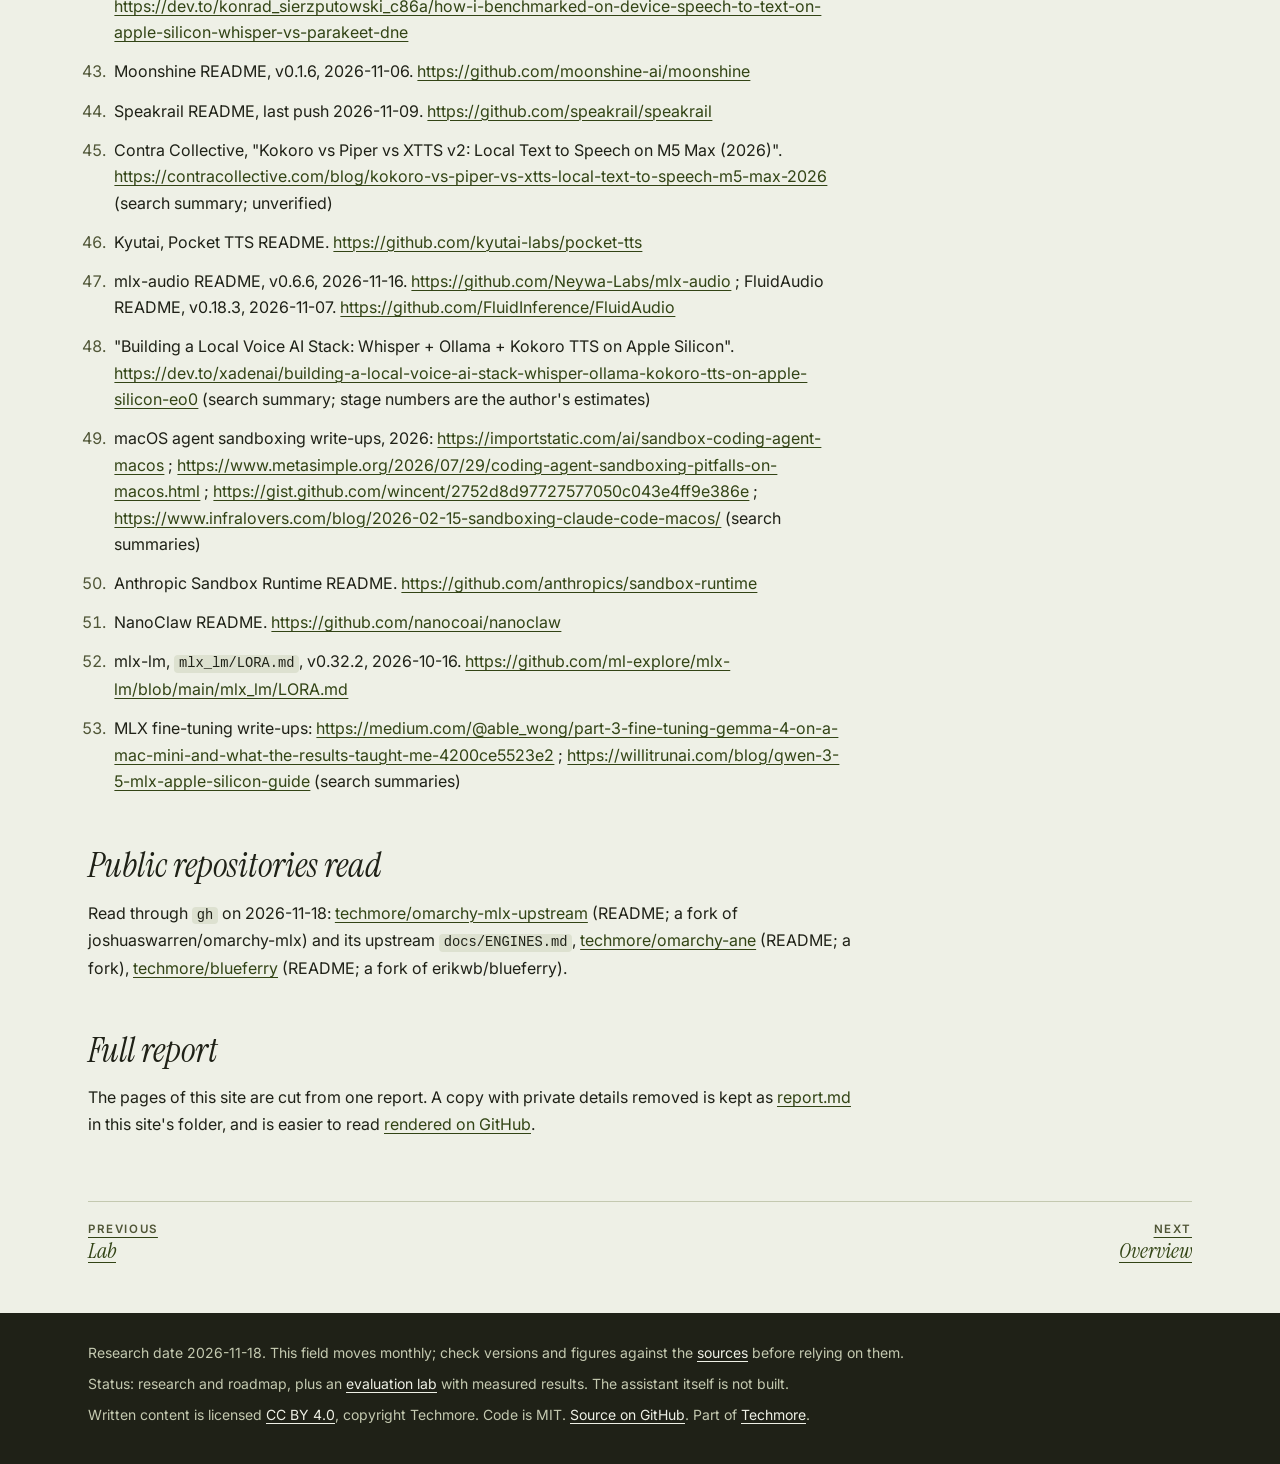
<file: docs/sources.html>
<!doctype html>
<html lang="en">
<head>
  <meta charset="utf-8">
  <meta name="viewport" content="width=device-width, initial-scale=1">
  <title>Sources and what could not be verified | Local Assistant Stack</title>
  <meta name="description" content="The numbered source list behind every citation on this site, with dates, plus the list of claims that could not be verified and places where sources conflict.">
  <meta name="color-scheme" content="light dark">
  <link rel="preconnect" href="https://fonts.googleapis.com">
  <link rel="preconnect" href="https://fonts.gstatic.com" crossorigin>
  <link href="https://fonts.googleapis.com/css2?family=Instrument+Serif:ital@0;1&amp;family=Inter:opsz,wght@14..32,400..700&amp;display=swap" rel="stylesheet">
  <link rel="stylesheet" href="style.css">
</head>
<body>
<a class="skip" href="#main">Skip to content</a>
<header class="site-header">
  <div class="wrap header-inner">
    <a class="brand" href="index.html">Local Assistant Stack</a>
    <nav aria-label="Primary">
      <ul>
        <li><a href="index.html">Overview</a></li>
        <li><a href="landscape.html">Landscape</a></li>
        <li><a href="models.html">Models</a></li>
        <li><a href="runtimes.html">Runtimes</a></li>
        <li><a href="voice.html">Voice</a></li>
        <li><a href="permissions.html">Permissions</a></li>
        <li><a href="unattended.html">Unattended</a></li>
        <li><a href="build.html">Build</a></li>
        <li><a href="gaps.html">Roadmap</a></li>
        <li><a href="lab.html">Lab</a></li>
        <li><a href="sources.html" aria-current="page">Sources</a></li>
      </ul>
    </nav>
  </div>
</header>
<main id="main" class="wrap">
  <header class="page-head">
    <p class="kicker">Research date 2026-11-18</p>
    <h1>Sources</h1>
    <p class="lede">Every bracketed number on this site points here. The list of what could not be verified comes first, because it matters more than the list of what could.</p>
  </header>
  <nav class="toc" aria-label="On this page">
    <h2 class="toc-title">On this page</h2>
    <ol>
      <li><a href="#confidence-labels">How to read the confidence labels</a></li>
      <li><a href="#not-verified">What could not be verified, and where sources conflict</a></li>
      <li><a href="#numbered-sources">Numbered sources</a></li>
      <li><a href="#public-repositories">Public repositories read</a></li>
      <li><a href="#full-report">Full report</a></li>
    </ol>
  </nav>
  <div class="prose">
<h2 id="confidence-labels">How to read the confidence labels</h2>
<ul>
<li><strong>Verified</strong>: read on 2026-11-18 from a primary source (repo, release notes, project docs, vendor page, paper).</li>
<li><strong>Secondary</strong>: from a blog, index or news site. Treated as directional.</li>
<li><strong>Not verified</strong>: could not be confirmed on 2026-11-18. Stated so in place.</li>
</ul>
<p>Repo statistics (stars, license, last push, latest release) were read from the GitHub API on 2026-11-18. Model listings were read from the Hugging Face API on that date. "I" in the text is the author of the research report.</p>
<h2 id="not-verified">What could not be verified, and where sources conflict</h2>
<ul>
<li>M4 base memory bandwidth, Thunderbolt version and RAM configurations: from prior knowledge, not re-checked.</li>
<li>Exact output throughput for Qwen 3.8-27B and Qwen 3.6-35B-A3B at 4-bit on the M5 Pro in SiliconBench: those are in a figure; the extracted text shows axes topping out near 6 tok/s for the dense model and 30 tok/s for the MoE under agent prompts, which I could not read precisely.</li>
<li>Most token-per-second rows for the base M4 are estimates from a bandwidth model, and one measured study found such estimates 1.5 to 2x optimistic under load <a class="cite" href="#src-29" aria-label="Source 29">[29]</a><a class="cite" href="#src-30" aria-label="Source 30">[30]</a>.</li>
<li>Ollama's MLX default: secondary sources disagreed on the version. The official v0.40.0 release notes (2026-09-25) settle it <a class="cite" href="#src-38" aria-label="Source 38">[38]</a>. SiliconBench's negative Ollama findings predate that release (August builds) and may no longer hold.</li>
<li>Hermes Agent feature descriptions come from the docs at v0.21.4 (2026-09-26) plus the v0.22.0 and v0.23.0 release notes. I did not read the v0.23.2 docs in full.</li>
<li>OpenClaw: I did not confirm whether its macOS speech recognition is on-device, the current state of its Linux app, or its cron feature in detail.</li>
<li>Feature claims for Open WebUI, AnythingLLM, Jan, Khoj, Onyx, LocalAI, Letta, OpenHands, Goose scheduling, LM Studio's headless mode and Msty were not checked feature by feature today.</li>
<li>Apple: open-sourcing of the Foundation Models core and its Linux support; the Siri "Extensions" and model delegation reports; SiriKit deprecation. All secondary. Apple's own page confirms only the LanguageModel protocol and App Intents schemas <a class="cite" href="#src-20" aria-label="Source 20">[20]</a>.</li>
<li>No hosted frontier scores on Terminal-Bench 2.1 from a primary source; the GLM-5.3 figure of 88.2 is cited by one secondary page <a class="cite" href="#src-27" aria-label="Source 27">[27]</a>.</li>
<li>Tool-calling benchmark figures for Qwen 3.6 and Gemma 4 come from secondary summaries of vendor cards and one arXiv paper I did not read <a class="cite" href="#src-32" aria-label="Source 32">[32]</a><a class="cite" href="#src-33" aria-label="Source 33">[33]</a>.</li>
<li>Kokoro latency on Apple Silicon: one unverified M5 Max figure <a class="cite" href="#src-45" aria-label="Source 45">[45]</a>.</li>
<li>METR doubling-time figures conflict across secondary sources; I did not use them.</li>
<li>Hosted model prices and current Mac mini prices were not checked.</li>
<li>The electricity price is an assumption.</li>
</ul>
<h2 id="numbered-sources">Numbered sources</h2>
<p>Dates are publication or release dates where known; "accessed" means read on 2026-11-18.</p>
<ol class="sources">
<li id="src-1">Hermes Agent releases v0.22.0 (2026-10-13), v0.23.0 (2026-11-05), v0.23.2 (2026-11-16). <a href="https://github.com/NousResearch/hermes-agent/releases">https://github.com/NousResearch/hermes-agent/releases</a> (accessed through the GitHub API)</li>
<li id="src-2">Hermes Agent documentation: cron, goals, heartbeat, kanban, fallback providers, checkpoints. Read at v0.21.4 canary, commit 40989563ec, 2026-09-26. Online: <a href="https://hermes-agent.nousresearch.com/docs/">https://hermes-agent.nousresearch.com/docs/</a></li>
<li id="src-3">Hermes Agent documentation: security, TTS, computer use, BlueBubbles, Photon, email, bundled Apple skills (<code>skills/apple/</code>). Same version, 2026-09-26.</li>
<li id="src-4">Hermes Agent documentation: voice mode and wake word. Same version, 2026-09-26.</li>
<li id="src-5">Hermes Agent documentation: local models. Same version, 2026-09-26.</li>
<li id="src-6">OpenClaw README. <a href="https://github.com/openclaw/openclaw">https://github.com/openclaw/openclaw</a> (accessed)</li>
<li id="src-7">OpenClaw docs: sandboxing, <a href="https://docs.openclaw.ai/gateway/sandboxing">https://docs.openclaw.ai/gateway/sandboxing</a> ; macOS app, <a href="https://docs.openclaw.ai/platforms/macos">https://docs.openclaw.ai/platforms/macos</a> (accessed)</li>
<li id="src-8">OpenClaw docs: local models. <a href="https://docs.openclaw.ai/gateway/local-models">https://docs.openclaw.ai/gateway/local-models</a> (accessed)</li>
<li id="src-9">MacRumors, "Apple Announces 'Full Disk Access' Changes on macOS Due to AI Agents", 2026-10-02. <a href="https://macrumors.com/2026/10/02/apple-announces-macos-full-disk-access-changes">https://macrumors.com/2026/10/02/apple-announces-macos-full-disk-access-changes</a></li>
<li id="src-10">MacRumors, "macOS 27.3 Warns Against Giving AI Apps Full Mac Control", 2026-11-16. <a href="https://macrumors.com/2026/11/16/macos-27-3-full-desk-access">https://macrumors.com/2026/11/16/macos-27-3-full-desk-access</a></li>
<li id="src-11">Linux desktop agent bridges, search results accessed 2026-11-18: Deskbrid <a href="https://mcpservers.org/servers/coe0718/deskbrid">https://mcpservers.org/servers/coe0718/deskbrid</a> ; GNOME Desktop MCP <a href="https://mcpservers.org/servers/sbuysse/gnome-desktop-mcp">https://mcpservers.org/servers/sbuysse/gnome-desktop-mcp</a> ; mcp_dbus health check <a href="https://castrojo.github.io/jorgepilot/reports/other/mcp-dbus-health-check">https://castrojo.github.io/jorgepilot/reports/other/mcp-dbus-health-check</a> ; Newelle MCP support <a href="https://www.phoronix.com/news/GNOME-AI-Newelle-MCP-Server">https://www.phoronix.com/news/GNOME-AI-Newelle-MCP-Server</a> ; cua on Linux <a href="https://cua.ai/blog/inside-linux-computer-use">https://cua.ai/blog/inside-linux-computer-use</a></li>
<li id="src-12">Zhang et al., "SiliconBench: Speed, Memory, and Fidelity for LLM Serving on Unified-Memory Desktops", arXiv:2609.19169, 2026-09-12. <a href="https://arxiv.org/abs/2609.19169">https://arxiv.org/abs/2609.19169</a> (PDF read in full text; Tables 3 to 10, sections 6.1 to 6.4)</li>
<li id="src-13">"Long-Horizon-Terminal-Bench 2.0", arXiv:2610.14146, 2026-10-09. <a href="https://arxiv.org/abs/2610.14146">https://arxiv.org/abs/2610.14146</a> (abstract only)</li>
<li id="src-14">Saad-Falcon et al., "OpenJarvis: Personal AI, On Personal Devices", arXiv:2605.17172, 2026-05-16. <a href="https://arxiv.org/abs/2605.17172">https://arxiv.org/abs/2605.17172</a> (abstract only)</li>
<li id="src-15">Hugging Face model listings by search and by author, accessed through the API 2026-11-18. <a href="https://huggingface.co/models">https://huggingface.co/models</a> ; <a href="https://huggingface.co/NousResearch">https://huggingface.co/NousResearch</a></li>
<li id="src-16">Nous Research, Arete-27B model card, created 2026-11-06. <a href="https://huggingface.co/NousResearch/Arete-27B">https://huggingface.co/NousResearch/Arete-27B</a></li>
<li id="src-17">GitHub API repository and release metadata for all repos named in this report, accessed 2026-11-18. <code>https://api.github.com/repos/OWNER/NAME</code></li>
<li id="src-18">LM Studio CLI README. <a href="https://github.com/lmstudio-ai/lms">https://github.com/lmstudio-ai/lms</a> (accessed)</li>
<li id="src-19">OpenJarvis README. <a href="https://github.com/open-jarvis/OpenJarvis">https://github.com/open-jarvis/OpenJarvis</a> (accessed)</li>
<li id="src-20">Apple, "WWDC26 macOS guide". <a href="https://developer.apple.com/wwdc26/guides/macos/">https://developer.apple.com/wwdc26/guides/macos/</a> (accessed; June 2026)</li>
<li id="src-21">Apple, mlx-swift-lm and its MLXFoundationModels library. <a href="https://github.com/ml-explore/mlx-swift-lm">https://github.com/ml-explore/mlx-swift-lm</a> ; Apple WWDC26 sessions 241 and 339, <a href="https://developer.apple.com/videos/play/wwdc2026/241/">https://developer.apple.com/videos/play/wwdc2026/241/</a> and <a href="https://developer.apple.com/videos/play/wwdc2026/339/">https://developer.apple.com/videos/play/wwdc2026/339/</a> (search summaries; not viewed)</li>
<li id="src-22">Apple WWDC26 session 240, "Build intelligent Siri experiences with App Schemas", <a href="https://developer.apple.com/videos/play/wwdc2026/240/">https://developer.apple.com/videos/play/wwdc2026/240/</a> ; SiriKit deprecation per <a href="https://www.stork.ai/blog/wwdc-2026-graded-what-apple-shipped-ios-27">https://www.stork.ai/blog/wwdc-2026-graded-what-apple-shipped-ios-27</a> (secondary)</li>
<li id="src-23">MacRumors, "Apple's Siri AI Can Be Swapped Out for Claude, ChatGPT, Code Shows", 2026-09-14. <a href="https://macrumors.com/2026/09/14/siri-can-be-swapped-out-for-chatgpt-claude">https://macrumors.com/2026/09/14/siri-can-be-swapped-out-for-chatgpt-claude</a> (search summary)</li>
<li id="src-24">Apple MCP servers: <a href="https://github.com/JonathanRReed/Apple-MCPs">https://github.com/JonathanRReed/Apple-MCPs</a> ; <a href="https://github.com/griches/apple-mcp">https://github.com/griches/apple-mcp</a> ; <a href="https://github.com/gabythiesse/apple-mcp-swift">https://github.com/gabythiesse/apple-mcp-swift</a> ; <a href="https://github.com/aheusingfeld/AppleMCP">https://github.com/aheusingfeld/AppleMCP</a> ; <a href="https://github.com/AndreLYL/Apple2Agent">https://github.com/AndreLYL/Apple2Agent</a> (metadata accessed; READMEs via search summary)</li>
<li id="src-25">imsg README, v0.21.1, 2026-11-16. <a href="https://github.com/openclaw/imsg">https://github.com/openclaw/imsg</a> ; remindctl <a href="https://github.com/openclaw/remindctl">https://github.com/openclaw/remindctl</a></li>
<li id="src-26">Apple Support, "Mac mini power consumption and thermal output". <a href="https://support.apple.com/en-us/103253">https://support.apple.com/en-us/103253</a> (accessed)</li>
<li id="src-27">Zach Rattner, "Best local LLMs for agentic coding on Apple silicon", undated, 2026. <a href="https://zachrattner.com/projects/ai-mac-cluster/coding-models">https://zachrattner.com/projects/ai-mac-cluster/coding-models</a> (secondary; speeds calculated or community)</li>
<li id="src-28">llmcheck.net, "Best Local LLM for Coding on Mac", updated 2026-11-14. <a href="https://llmcheck.net/blog/best-local-llm-for-coding-mac/">https://llmcheck.net/blog/best-local-llm-for-coding-mac/</a> (secondary; labels each figure as sourced, estimated or community)</li>
<li id="src-29">scott-crenshaw, "Local LLM Feasibility Study: Mac Mini M4 (24 GB)", last push 2026-03-09. <a href="https://github.com/scott-crenshaw/local-llm-feasibility-study">https://github.com/scott-crenshaw/local-llm-feasibility-study</a> (measured, stated hardware)</li>
<li id="src-30">llmcheck.net, "Apple Silicon LLM Benchmarks", updated 2026-11-14. <a href="https://llmcheck.net/benchmarks">https://llmcheck.net/benchmarks</a> (secondary; first half of the page read)</li>
<li id="src-31">Rost Glukhov, "Best LLMs for OpenCode, tested locally", undated, 2026. <a href="https://www.glukhov.org/ai-devtools/opencode/llms-comparison/">https://www.glukhov.org/ai-devtools/opencode/llms-comparison/</a> (secondary; 16 GB VRAM PC)</li>
<li id="src-32">InsiderLLM, "Best Local LLMs for Function Calling". <a href="https://insiderllm.com/guides/function-calling-local-llms/">https://insiderllm.com/guides/function-calling-local-llms/</a> (search summary)</li>
<li id="src-33">"BekchiAI: Measuring, Observing, and Controlling LLM Agents in One Click", arXiv:2608.26867. <a href="https://arxiv.org/pdf/2608.26867">https://arxiv.org/pdf/2608.26867</a> (search summary; not read)</li>
<li id="src-34">METR, "Frontier Risk Report (February to March 2026)", 2026-05-19. <a href="https://metr.org/blog/2026-05-19-frontier-risk-report/">https://metr.org/blog/2026-05-19-frontier-risk-report/</a> ; Epoch AI figure as reported in <a href="https://www.druva.com/blog/open-models-crossing-frontier-or-expensive">https://www.druva.com/blog/open-models-crossing-frontier-or-expensive</a> (search summaries)</li>
<li id="src-35">llama.cpp v1.0.0 release notes, 2026-11-13. <a href="https://github.com/ggml-org/llama.cpp/releases/tag/v1.0.0">https://github.com/ggml-org/llama.cpp/releases/tag/v1.0.0</a></li>
<li id="src-36">oMLX README, v0.8.0, 2026-11-18. <a href="https://github.com/jundot/omlx">https://github.com/jundot/omlx</a></li>
<li id="src-37">vllm-metal README, v0.33.0, 2026-11-04. <a href="https://github.com/vllm-project/vllm-metal">https://github.com/vllm-project/vllm-metal</a></li>
<li id="src-38">Ollama v0.40.0 release notes, 2026-09-25. <a href="https://github.com/ollama/ollama/releases/tag/v0.40.0">https://github.com/ollama/ollama/releases/tag/v0.40.0</a></li>
<li id="src-39">AppleInsider, "AI calculations on Mac cluster gets a big boost from new RDMA support on Thunderbolt 5", 2025-12-20. <a href="https://appleinsider.com/articles/25/12/20/ai-calculations-on-mac-cluster-gets-a-big-boost-from-new-rdma-support-on-thunderbolt-5">https://appleinsider.com/articles/25/12/20/ai-calculations-on-mac-cluster-gets-a-big-boost-from-new-rdma-support-on-thunderbolt-5</a> (search summary)</li>
<li id="src-40">Asahi Linux, "M4 Series Feature Support". <a href="https://asahilinux.org/docs/platform/feature-support/m4/">https://asahilinux.org/docs/platform/feature-support/m4/</a> (accessed; page undated)</li>
<li id="src-41">"Building a Linux GPU Driver for the M4 Mac mini in One Month, Mostly With Coding Agents", 2026-10-24. <a href="https://dev.to/theeromi/building-a-linux-gpu-driver-for-the-m4-mac-mini-in-one-month-mostly-with-coding-agents-2pkm">https://dev.to/theeromi/building-a-linux-gpu-driver-for-the-m4-mac-mini-in-one-month-mostly-with-coding-agents-2pkm</a></li>
<li id="src-42">Konrad Sierzputowski, "How I benchmarked on-device speech-to-text on Apple silicon (Whisper vs Parakeet)", run 2026-08-22, posted 2026-10-13. <a href="https://dev.to/konrad_sierzputowski_c86a/how-i-benchmarked-on-device-speech-to-text-on-apple-silicon-whisper-vs-parakeet-dne">https://dev.to/konrad_sierzputowski_c86a/how-i-benchmarked-on-device-speech-to-text-on-apple-silicon-whisper-vs-parakeet-dne</a></li>
<li id="src-43">Moonshine README, v0.1.6, 2026-11-06. <a href="https://github.com/moonshine-ai/moonshine">https://github.com/moonshine-ai/moonshine</a></li>
<li id="src-44">Speakrail README, last push 2026-11-09. <a href="https://github.com/speakrail/speakrail">https://github.com/speakrail/speakrail</a></li>
<li id="src-45">Contra Collective, "Kokoro vs Piper vs XTTS v2: Local Text to Speech on M5 Max (2026)". <a href="https://contracollective.com/blog/kokoro-vs-piper-vs-xtts-local-text-to-speech-m5-max-2026">https://contracollective.com/blog/kokoro-vs-piper-vs-xtts-local-text-to-speech-m5-max-2026</a> (search summary; unverified)</li>
<li id="src-46">Kyutai, Pocket TTS README. <a href="https://github.com/kyutai-labs/pocket-tts">https://github.com/kyutai-labs/pocket-tts</a></li>
<li id="src-47">mlx-audio README, v0.6.6, 2026-11-16. <a href="https://github.com/Neywa-Labs/mlx-audio">https://github.com/Neywa-Labs/mlx-audio</a> ; FluidAudio README, v0.18.3, 2026-11-07. <a href="https://github.com/FluidInference/FluidAudio">https://github.com/FluidInference/FluidAudio</a></li>
<li id="src-48">"Building a Local Voice AI Stack: Whisper + Ollama + Kokoro TTS on Apple Silicon". <a href="https://dev.to/xadenai/building-a-local-voice-ai-stack-whisper-ollama-kokoro-tts-on-apple-silicon-eo0">https://dev.to/xadenai/building-a-local-voice-ai-stack-whisper-ollama-kokoro-tts-on-apple-silicon-eo0</a> (search summary; stage numbers are the author's estimates)</li>
<li id="src-49">macOS agent sandboxing write-ups, 2026: <a href="https://importstatic.com/ai/sandbox-coding-agent-macos">https://importstatic.com/ai/sandbox-coding-agent-macos</a> ; <a href="https://www.metasimple.org/2026/07/29/coding-agent-sandboxing-pitfalls-on-macos.html">https://www.metasimple.org/2026/07/29/coding-agent-sandboxing-pitfalls-on-macos.html</a> ; <a href="https://gist.github.com/wincent/2752d8d97727577050c043e4ff9e386e">https://gist.github.com/wincent/2752d8d97727577050c043e4ff9e386e</a> ; <a href="https://www.infralovers.com/blog/2026-02-15-sandboxing-claude-code-macos/">https://www.infralovers.com/blog/2026-02-15-sandboxing-claude-code-macos/</a> (search summaries)</li>
<li id="src-50">Anthropic Sandbox Runtime README. <a href="https://github.com/anthropics/sandbox-runtime">https://github.com/anthropics/sandbox-runtime</a></li>
<li id="src-51">NanoClaw README. <a href="https://github.com/nanocoai/nanoclaw">https://github.com/nanocoai/nanoclaw</a></li>
<li id="src-52">mlx-lm, <code>mlx_lm/LORA.md</code>, v0.32.2, 2026-10-16. <a href="https://github.com/ml-explore/mlx-lm/blob/main/mlx_lm/LORA.md">https://github.com/ml-explore/mlx-lm/blob/main/mlx_lm/LORA.md</a></li>
<li id="src-53">MLX fine-tuning write-ups: <a href="https://medium.com/@able_wong/part-3-fine-tuning-gemma-4-on-a-mac-mini-and-what-the-results-taught-me-4200ce5523e2">https://medium.com/@able_wong/part-3-fine-tuning-gemma-4-on-a-mac-mini-and-what-the-results-taught-me-4200ce5523e2</a> ; <a href="https://willitrunai.com/blog/qwen-3-5-mlx-apple-silicon-guide">https://willitrunai.com/blog/qwen-3-5-mlx-apple-silicon-guide</a> (search summaries)</li>
</ol>
<h2 id="public-repositories">Public repositories read</h2>
<p>Read through <code>gh</code> on 2026-11-18: <a href="https://github.com/techmore/omarchy-mlx-upstream">techmore/omarchy-mlx-upstream</a> (README; a fork of joshuaswarren/omarchy-mlx) and its upstream <code>docs/ENGINES.md</code>, <a href="https://github.com/techmore/omarchy-ane">techmore/omarchy-ane</a> (README; a fork), <a href="https://github.com/techmore/blueferry">techmore/blueferry</a> (README; a fork of erikwb/blueferry).</p>
<h2 id="full-report">Full report</h2>
<p>The pages of this site are cut from one report. A copy with private details removed is kept as <a href="report.md">report.md</a> in this site's folder, and is easier to read <a href="https://github.com/techmore/local-assistant-stack/blob/main/docs/report.md">rendered on GitHub</a>.</p>
  </div>
  <nav class="pager" aria-label="Previous and next page">
    <a href="lab.html"><span>Previous</span>Lab</a>
    <a href="index.html"><span>Next</span>Overview</a>
  </nav>
</main>
<footer class="site-footer">
  <div class="wrap footer-inner">
    <p>Research date 2026-11-18. This field moves monthly; check versions and figures against the <a href="sources.html">sources</a> before relying on them.</p>
    <p>Status: research and roadmap, plus an <a href="lab.html">evaluation lab</a> with measured results. The assistant itself is not built.</p>
    <p>Written content is licensed <a href="https://creativecommons.org/licenses/by/4.0/">CC BY 4.0</a>, copyright Techmore. Code is MIT. <a href="https://github.com/techmore/local-assistant-stack">Source on GitHub</a>. Part of <a href="https://techmore.github.io/pages/repos/">Techmore</a>.</p>
  </div>
</footer>
</body>
</html>
</file>
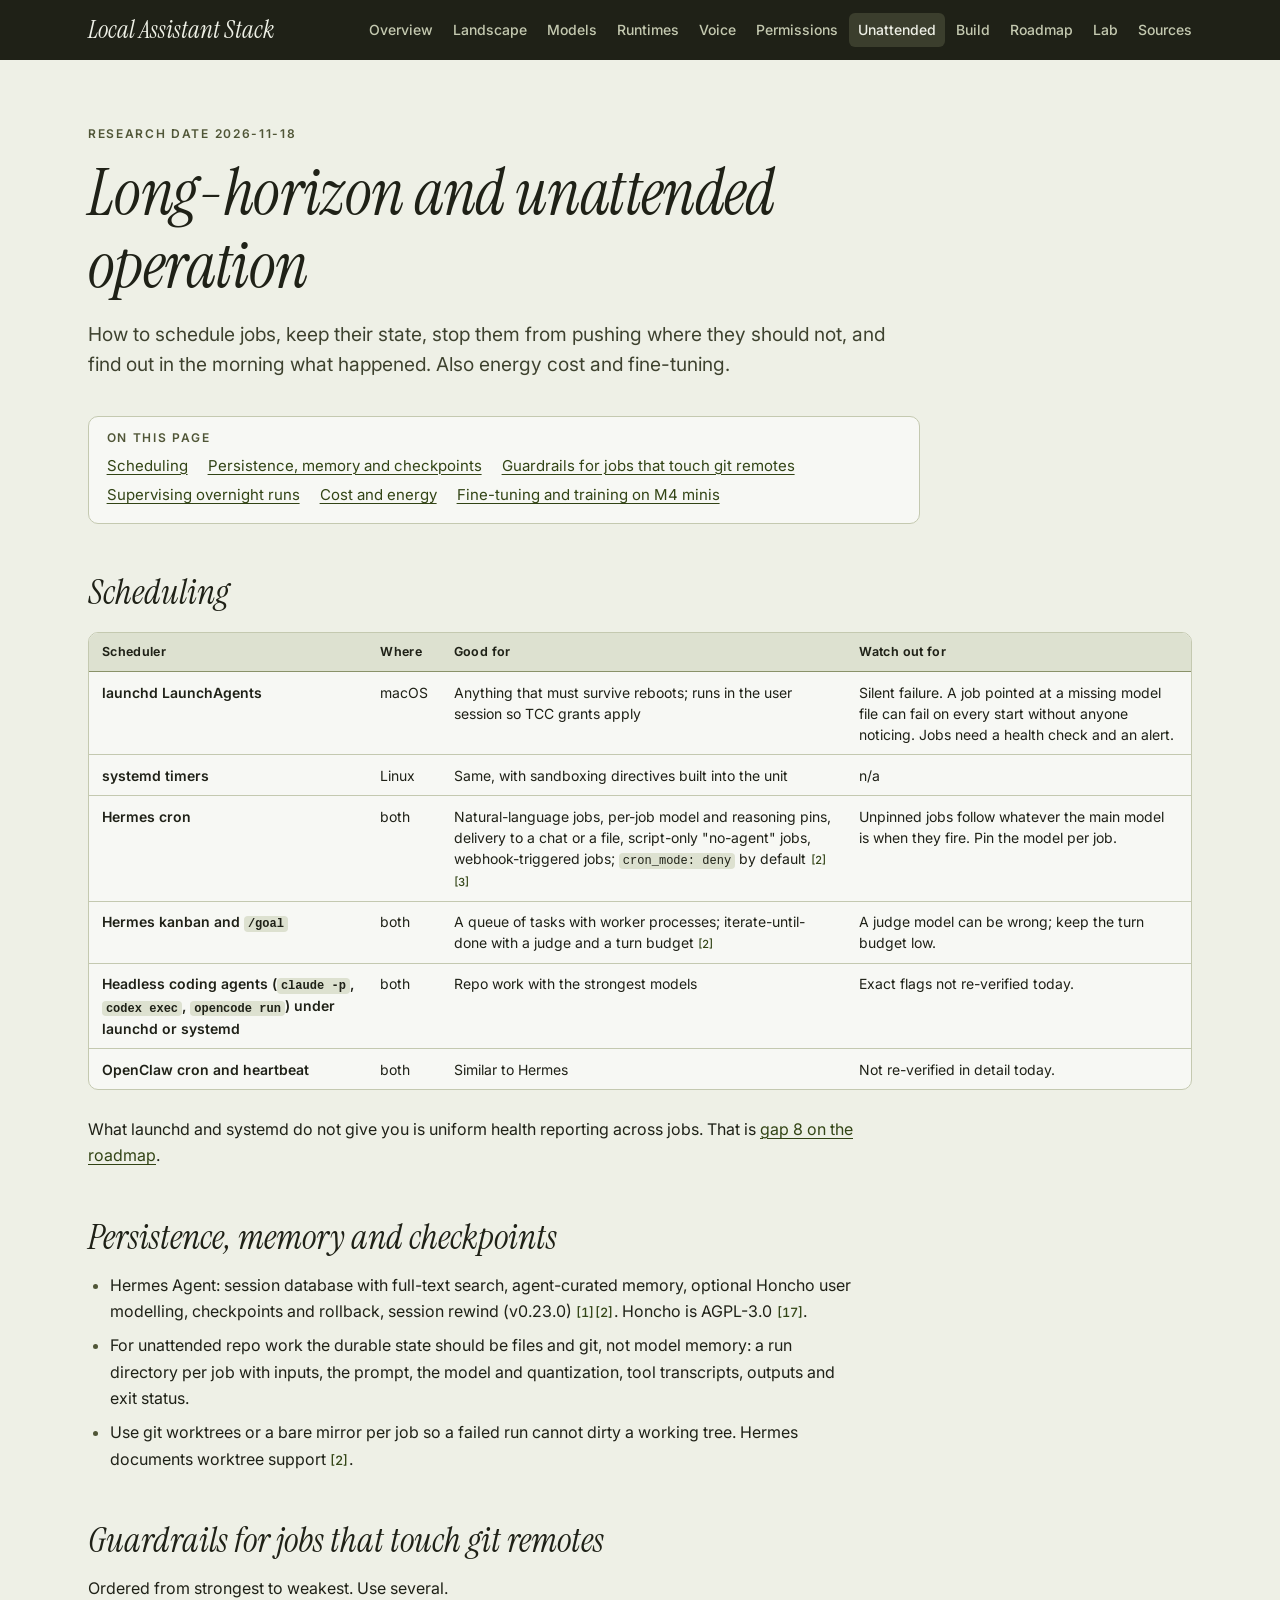
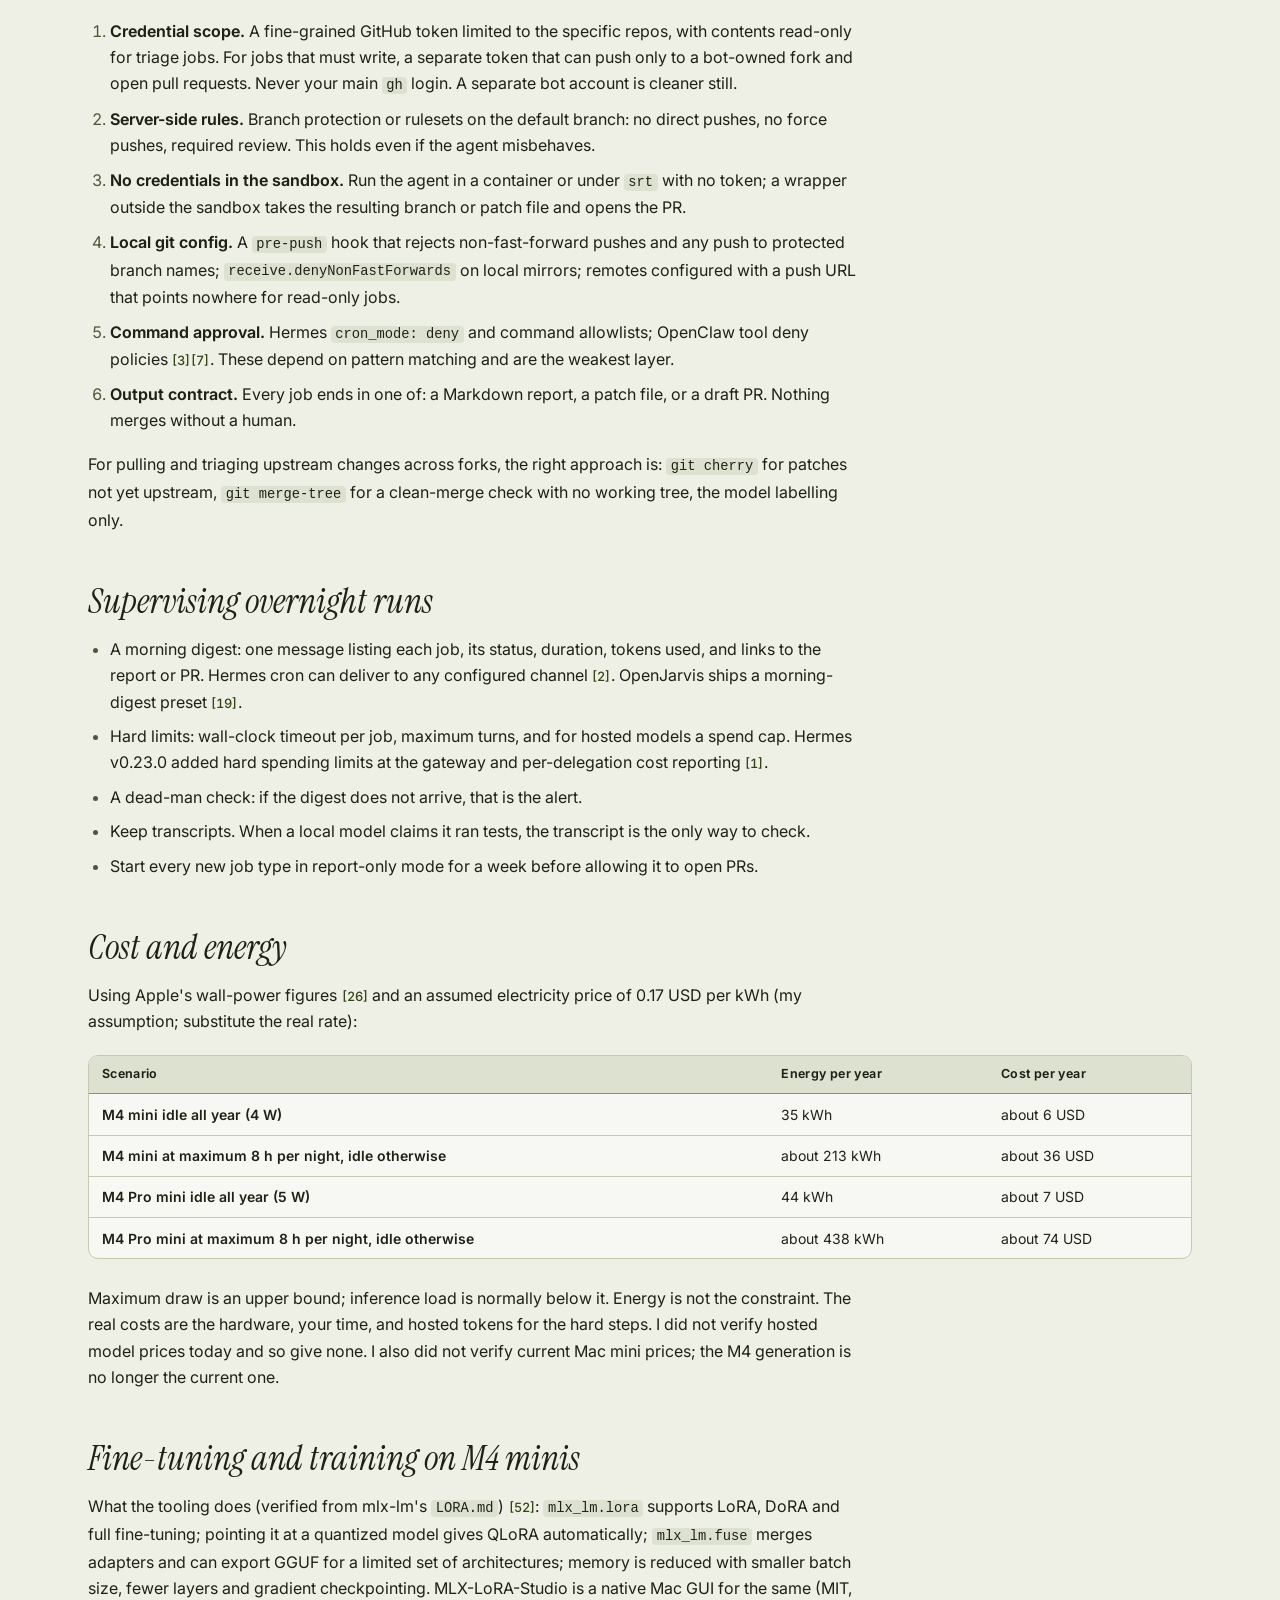
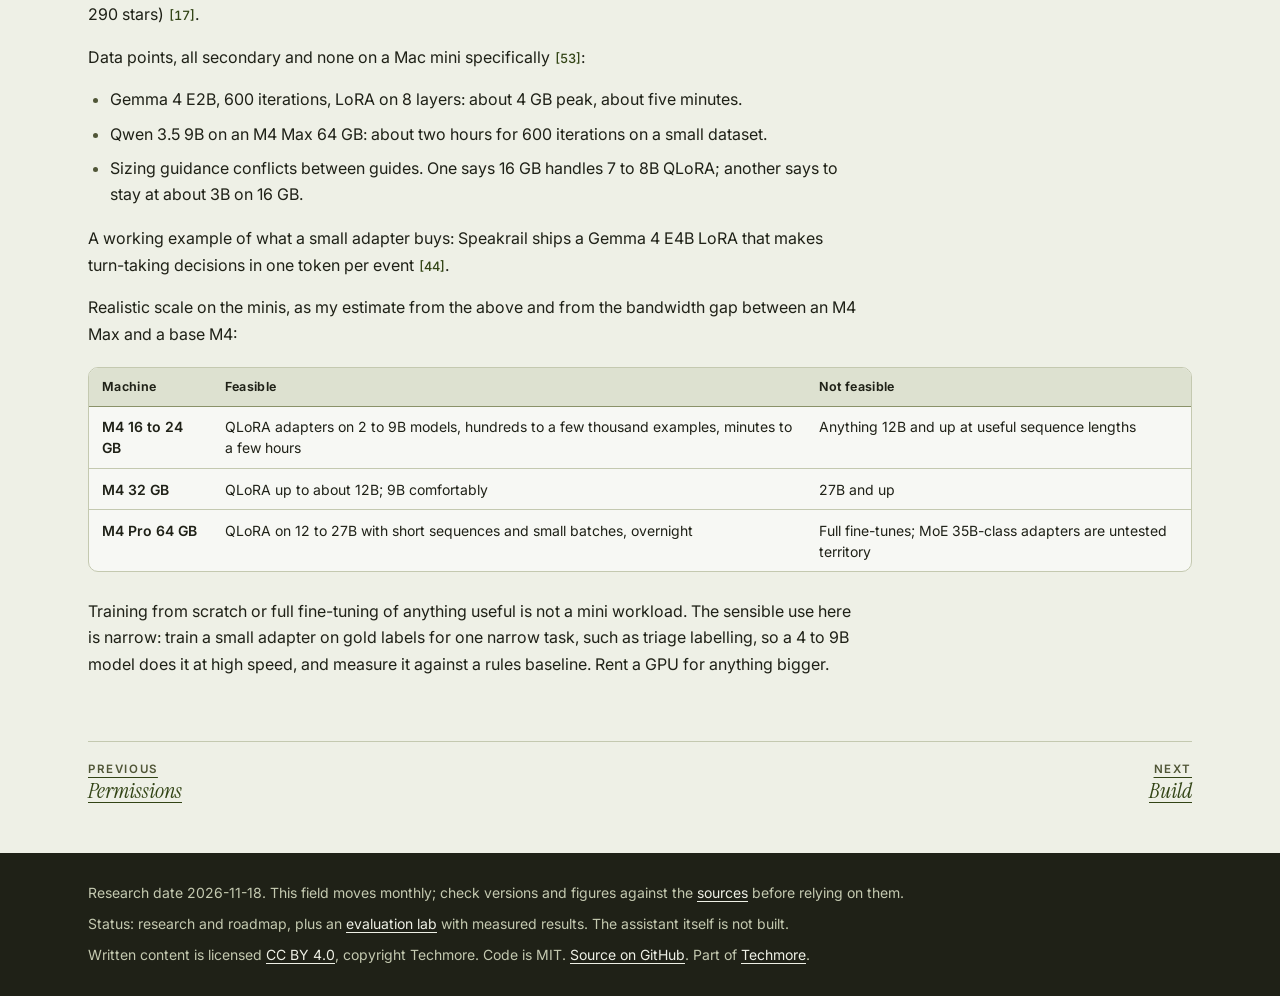
<file: docs/unattended.html>
<!doctype html>
<html lang="en">
<head>
  <meta charset="utf-8">
  <meta name="viewport" content="width=device-width, initial-scale=1">
  <title>Long-horizon and unattended operation | Local Assistant Stack</title>
  <meta name="description" content="Scheduling, persistence, guardrails for jobs that touch git remotes, supervising overnight runs, energy cost, and what fine-tuning is feasible on M4 Mac minis.">
  <meta name="color-scheme" content="light dark">
  <link rel="preconnect" href="https://fonts.googleapis.com">
  <link rel="preconnect" href="https://fonts.gstatic.com" crossorigin>
  <link href="https://fonts.googleapis.com/css2?family=Instrument+Serif:ital@0;1&amp;family=Inter:opsz,wght@14..32,400..700&amp;display=swap" rel="stylesheet">
  <link rel="stylesheet" href="style.css">
</head>
<body>
<a class="skip" href="#main">Skip to content</a>
<header class="site-header">
  <div class="wrap header-inner">
    <a class="brand" href="index.html">Local Assistant Stack</a>
    <nav aria-label="Primary">
      <ul>
        <li><a href="index.html">Overview</a></li>
        <li><a href="landscape.html">Landscape</a></li>
        <li><a href="models.html">Models</a></li>
        <li><a href="runtimes.html">Runtimes</a></li>
        <li><a href="voice.html">Voice</a></li>
        <li><a href="permissions.html">Permissions</a></li>
        <li><a href="unattended.html" aria-current="page">Unattended</a></li>
        <li><a href="build.html">Build</a></li>
        <li><a href="gaps.html">Roadmap</a></li>
        <li><a href="lab.html">Lab</a></li>
        <li><a href="sources.html">Sources</a></li>
      </ul>
    </nav>
  </div>
</header>
<main id="main" class="wrap">
  <header class="page-head">
    <p class="kicker">Research date 2026-11-18</p>
    <h1>Long-horizon and unattended operation</h1>
    <p class="lede">How to schedule jobs, keep their state, stop them from pushing where they should not, and find out in the morning what happened. Also energy cost and fine-tuning.</p>
  </header>
  <nav class="toc" aria-label="On this page">
    <h2 class="toc-title">On this page</h2>
    <ol>
      <li><a href="#scheduling">Scheduling</a></li>
      <li><a href="#persistence-memory-and-checkpoints">Persistence, memory and checkpoints</a></li>
      <li><a href="#guardrails-for-jobs-that-touch-git-remotes">Guardrails for jobs that touch git remotes</a></li>
      <li><a href="#supervising-overnight-runs">Supervising overnight runs</a></li>
      <li><a href="#cost-and-energy">Cost and energy</a></li>
      <li><a href="#fine-tuning-and-training-on-m4-minis">Fine-tuning and training on M4 minis</a></li>
    </ol>
  </nav>
  <div class="prose">
<h2 id="scheduling">Scheduling</h2>
<div class="table-wrap" role="region" aria-label="Scheduling table" tabindex="0">
<table class="c4">
<thead><tr>
<th scope="col">Scheduler</th>
<th scope="col">Where</th>
<th scope="col">Good for</th>
<th scope="col">Watch out for</th>
</tr></thead>
<tbody>
<tr>
<th scope="row">launchd LaunchAgents</th>
<td>macOS</td>
<td>Anything that must survive reboots; runs in the user session so TCC grants apply</td>
<td>Silent failure. A job pointed at a missing model file can fail on every start without anyone noticing. Jobs need a health check and an alert.</td>
</tr>
<tr>
<th scope="row">systemd timers</th>
<td>Linux</td>
<td>Same, with sandboxing directives built into the unit</td>
<td>n/a</td>
</tr>
<tr>
<th scope="row">Hermes cron</th>
<td>both</td>
<td>Natural-language jobs, per-job model and reasoning pins, delivery to a chat or a file, script-only "no-agent" jobs, webhook-triggered jobs; <code>cron_mode: deny</code> by default <a class="cite" href="sources.html#src-2" aria-label="Source 2">[2]</a><a class="cite" href="sources.html#src-3" aria-label="Source 3">[3]</a></td>
<td>Unpinned jobs follow whatever the main model is when they fire. Pin the model per job.</td>
</tr>
<tr>
<th scope="row">Hermes kanban and <code>/goal</code></th>
<td>both</td>
<td>A queue of tasks with worker processes; iterate-until-done with a judge and a turn budget <a class="cite" href="sources.html#src-2" aria-label="Source 2">[2]</a></td>
<td>A judge model can be wrong; keep the turn budget low.</td>
</tr>
<tr>
<th scope="row">Headless coding agents (<code>claude -p</code>, <code>codex exec</code>, <code>opencode run</code>) under launchd or systemd</th>
<td>both</td>
<td>Repo work with the strongest models</td>
<td>Exact flags not re-verified today.</td>
</tr>
<tr>
<th scope="row">OpenClaw cron and heartbeat</th>
<td>both</td>
<td>Similar to Hermes</td>
<td>Not re-verified in detail today.</td>
</tr>
</tbody></table></div>
<p>What launchd and systemd do not give you is uniform health reporting across jobs. That is <a href="gaps.html#gap-8">gap 8 on the roadmap</a>.</p>
<h2 id="persistence-memory-and-checkpoints">Persistence, memory and checkpoints</h2>
<ul>
<li>Hermes Agent: session database with full-text search, agent-curated memory, optional Honcho user modelling, checkpoints and rollback, session rewind (v0.23.0) <a class="cite" href="sources.html#src-1" aria-label="Source 1">[1]</a><a class="cite" href="sources.html#src-2" aria-label="Source 2">[2]</a>. Honcho is AGPL-3.0 <a class="cite" href="sources.html#src-17" aria-label="Source 17">[17]</a>.</li>
<li>For unattended repo work the durable state should be files and git, not model memory: a run directory per job with inputs, the prompt, the model and quantization, tool transcripts, outputs and exit status.</li>
<li>Use git worktrees or a bare mirror per job so a failed run cannot dirty a working tree. Hermes documents worktree support <a class="cite" href="sources.html#src-2" aria-label="Source 2">[2]</a>.</li>
</ul>
<h2 id="guardrails-for-jobs-that-touch-git-remotes">Guardrails for jobs that touch git remotes</h2>
<p>Ordered from strongest to weakest. Use several.</p>
<ol>
<li><strong>Credential scope.</strong> A fine-grained GitHub token limited to the specific repos, with contents read-only for triage jobs. For jobs that must write, a separate token that can push only to a bot-owned fork and open pull requests. Never your main <code>gh</code> login. A separate bot account is cleaner still.</li>
<li><strong>Server-side rules.</strong> Branch protection or rulesets on the default branch: no direct pushes, no force pushes, required review. This holds even if the agent misbehaves.</li>
<li><strong>No credentials in the sandbox.</strong> Run the agent in a container or under <code>srt</code> with no token; a wrapper outside the sandbox takes the resulting branch or patch file and opens the PR.</li>
<li><strong>Local git config.</strong> A <code>pre-push</code> hook that rejects non-fast-forward pushes and any push to protected branch names; <code>receive.denyNonFastForwards</code> on local mirrors; remotes configured with a push URL that points nowhere for read-only jobs.</li>
<li><strong>Command approval.</strong> Hermes <code>cron_mode: deny</code> and command allowlists; OpenClaw tool deny policies <a class="cite" href="sources.html#src-3" aria-label="Source 3">[3]</a><a class="cite" href="sources.html#src-7" aria-label="Source 7">[7]</a>. These depend on pattern matching and are the weakest layer.</li>
<li><strong>Output contract.</strong> Every job ends in one of: a Markdown report, a patch file, or a draft PR. Nothing merges without a human.</li>
</ol>
<p>For pulling and triaging upstream changes across forks, the right approach is: <code>git cherry</code> for patches not yet upstream, <code>git merge-tree</code> for a clean-merge check with no working tree, the model labelling only.</p>
<h2 id="supervising-overnight-runs">Supervising overnight runs</h2>
<ul>
<li>A morning digest: one message listing each job, its status, duration, tokens used, and links to the report or PR. Hermes cron can deliver to any configured channel <a class="cite" href="sources.html#src-2" aria-label="Source 2">[2]</a>. OpenJarvis ships a morning-digest preset <a class="cite" href="sources.html#src-19" aria-label="Source 19">[19]</a>.</li>
<li>Hard limits: wall-clock timeout per job, maximum turns, and for hosted models a spend cap. Hermes v0.23.0 added hard spending limits at the gateway and per-delegation cost reporting <a class="cite" href="sources.html#src-1" aria-label="Source 1">[1]</a>.</li>
<li>A dead-man check: if the digest does not arrive, that is the alert.</li>
<li>Keep transcripts. When a local model claims it ran tests, the transcript is the only way to check.</li>
<li>Start every new job type in report-only mode for a week before allowing it to open PRs.</li>
</ul>
<h2 id="cost-and-energy">Cost and energy</h2>
<p>Using Apple's wall-power figures <a class="cite" href="sources.html#src-26" aria-label="Source 26">[26]</a> and an assumed electricity price of 0.17 USD per kWh (my assumption; substitute the real rate):</p>
<div class="table-wrap" role="region" aria-label="Cost and energy table" tabindex="0">
<table class="c3">
<thead><tr>
<th scope="col">Scenario</th>
<th scope="col">Energy per year</th>
<th scope="col">Cost per year</th>
</tr></thead>
<tbody>
<tr>
<th scope="row">M4 mini idle all year (4 W)</th>
<td>35 kWh</td>
<td>about 6 USD</td>
</tr>
<tr>
<th scope="row">M4 mini at maximum 8 h per night, idle otherwise</th>
<td>about 213 kWh</td>
<td>about 36 USD</td>
</tr>
<tr>
<th scope="row">M4 Pro mini idle all year (5 W)</th>
<td>44 kWh</td>
<td>about 7 USD</td>
</tr>
<tr>
<th scope="row">M4 Pro mini at maximum 8 h per night, idle otherwise</th>
<td>about 438 kWh</td>
<td>about 74 USD</td>
</tr>
</tbody></table></div>
<p>Maximum draw is an upper bound; inference load is normally below it. Energy is not the constraint. The real costs are the hardware, your time, and hosted tokens for the hard steps. I did not verify hosted model prices today and so give none. I also did not verify current Mac mini prices; the M4 generation is no longer the current one.</p>
<h2 id="fine-tuning-and-training-on-m4-minis">Fine-tuning and training on M4 minis</h2>
<p>What the tooling does (verified from mlx-lm's <code>LORA.md</code>) <a class="cite" href="sources.html#src-52" aria-label="Source 52">[52]</a>: <code>mlx_lm.lora</code> supports LoRA, DoRA and full fine-tuning; pointing it at a quantized model gives QLoRA automatically; <code>mlx_lm.fuse</code> merges adapters and can export GGUF for a limited set of architectures; memory is reduced with smaller batch size, fewer layers and gradient checkpointing. MLX-LoRA-Studio is a native Mac GUI for the same (MIT, 290 stars) <a class="cite" href="sources.html#src-17" aria-label="Source 17">[17]</a>.</p>
<p>Data points, all secondary and none on a Mac mini specifically <a class="cite" href="sources.html#src-53" aria-label="Source 53">[53]</a>:</p>
<ul>
<li>Gemma 4 E2B, 600 iterations, LoRA on 8 layers: about 4 GB peak, about five minutes.</li>
<li>Qwen 3.5 9B on an M4 Max 64 GB: about two hours for 600 iterations on a small dataset.</li>
<li>Sizing guidance conflicts between guides. One says 16 GB handles 7 to 8B QLoRA; another says to stay at about 3B on 16 GB.</li>
</ul>
<p>A working example of what a small adapter buys: Speakrail ships a Gemma 4 E4B LoRA that makes turn-taking decisions in one token per event <a class="cite" href="sources.html#src-44" aria-label="Source 44">[44]</a>.</p>
<p>Realistic scale on the minis, as my estimate from the above and from the bandwidth gap between an M4 Max and a base M4:</p>
<div class="table-wrap" role="region" aria-label="Fine-tuning and training on M4 minis table" tabindex="0">
<table class="c3">
<thead><tr>
<th scope="col">Machine</th>
<th scope="col">Feasible</th>
<th scope="col">Not feasible</th>
</tr></thead>
<tbody>
<tr>
<th scope="row">M4 16 to 24 GB</th>
<td>QLoRA adapters on 2 to 9B models, hundreds to a few thousand examples, minutes to a few hours</td>
<td>Anything 12B and up at useful sequence lengths</td>
</tr>
<tr>
<th scope="row">M4 32 GB</th>
<td>QLoRA up to about 12B; 9B comfortably</td>
<td>27B and up</td>
</tr>
<tr>
<th scope="row">M4 Pro 64 GB</th>
<td>QLoRA on 12 to 27B with short sequences and small batches, overnight</td>
<td>Full fine-tunes; MoE 35B-class adapters are untested territory</td>
</tr>
</tbody></table></div>
<p>Training from scratch or full fine-tuning of anything useful is not a mini workload. The sensible use here is narrow: train a small adapter on gold labels for one narrow task, such as triage labelling, so a 4 to 9B model does it at high speed, and measure it against a rules baseline. Rent a GPU for anything bigger.</p>
  </div>
  <nav class="pager" aria-label="Previous and next page">
    <a href="permissions.html"><span>Previous</span>Permissions</a>
    <a href="build.html"><span>Next</span>Build</a>
  </nav>
</main>
<footer class="site-footer">
  <div class="wrap footer-inner">
    <p>Research date 2026-11-18. This field moves monthly; check versions and figures against the <a href="sources.html">sources</a> before relying on them.</p>
    <p>Status: research and roadmap, plus an <a href="lab.html">evaluation lab</a> with measured results. The assistant itself is not built.</p>
    <p>Written content is licensed <a href="https://creativecommons.org/licenses/by/4.0/">CC BY 4.0</a>, copyright Techmore. Code is MIT. <a href="https://github.com/techmore/local-assistant-stack">Source on GitHub</a>. Part of <a href="https://techmore.github.io/pages/repos/">Techmore</a>.</p>
  </div>
</footer>
</body>
</html>
</file>
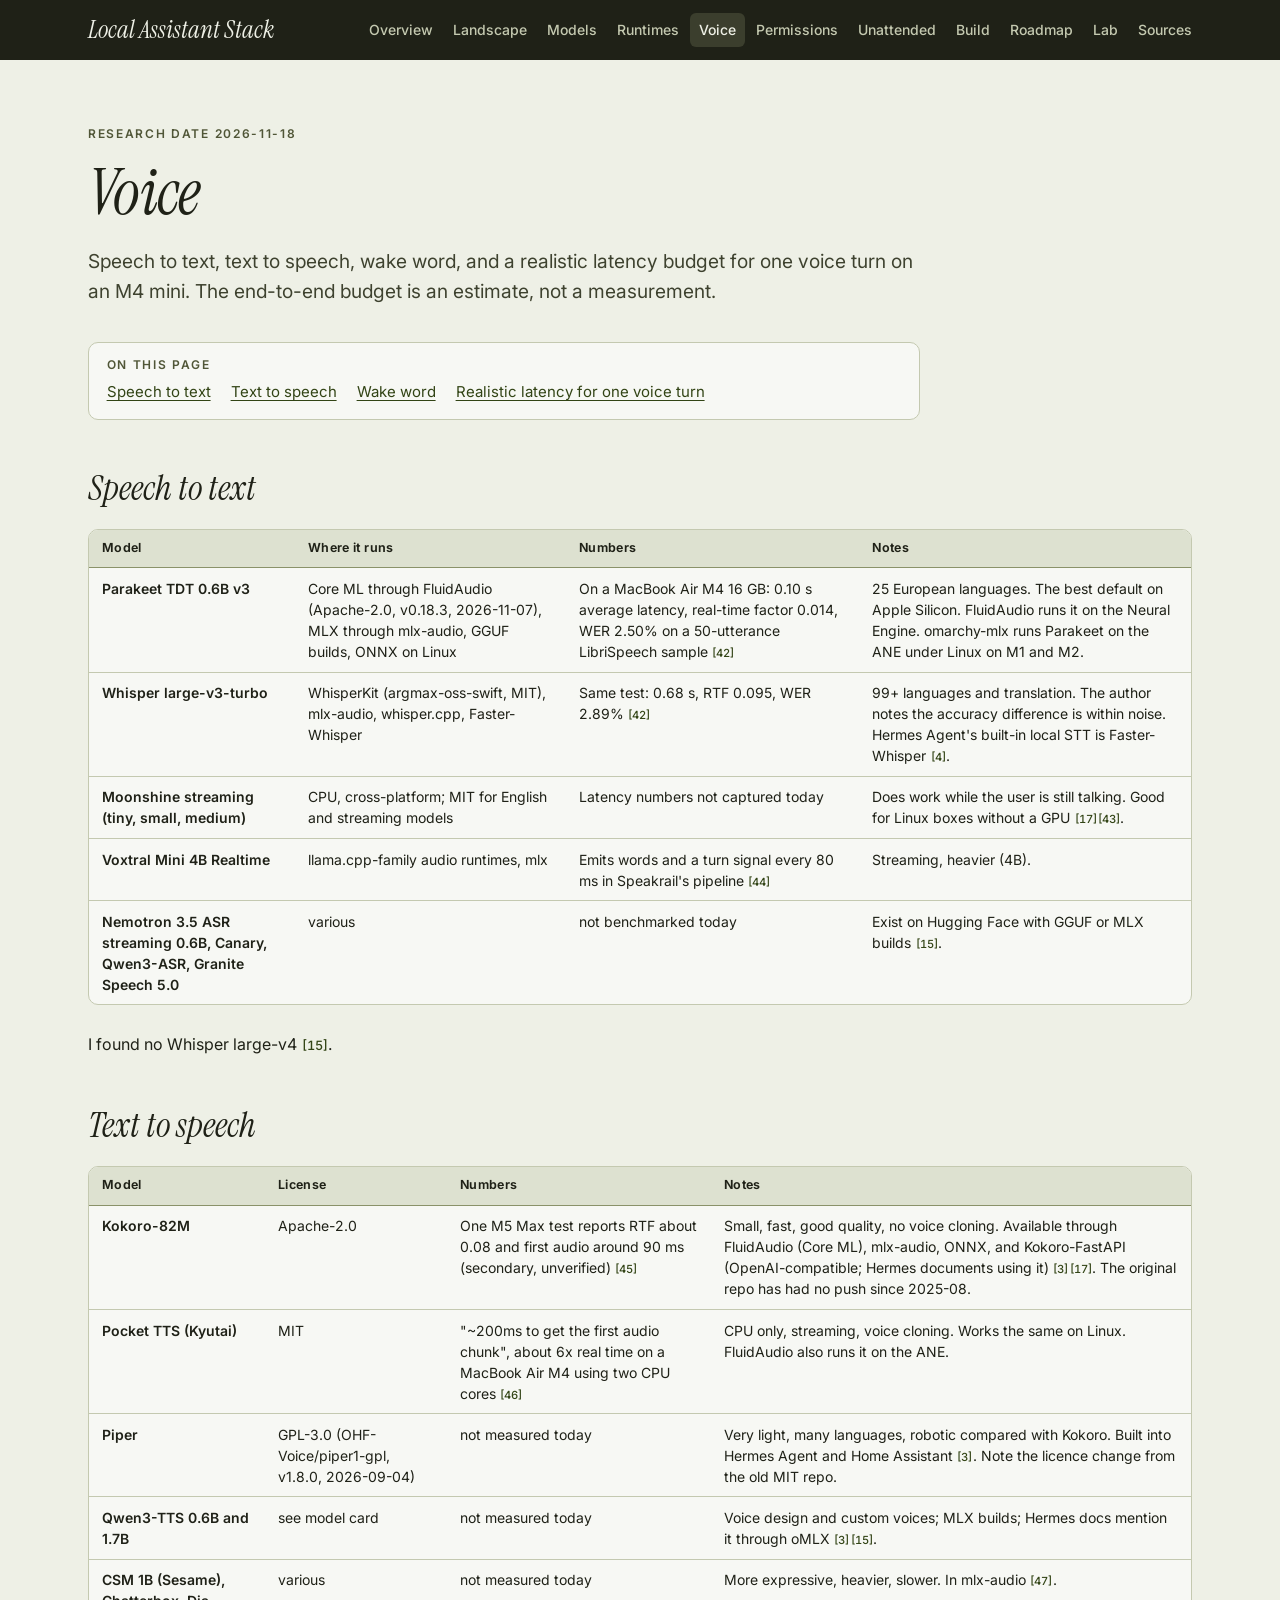
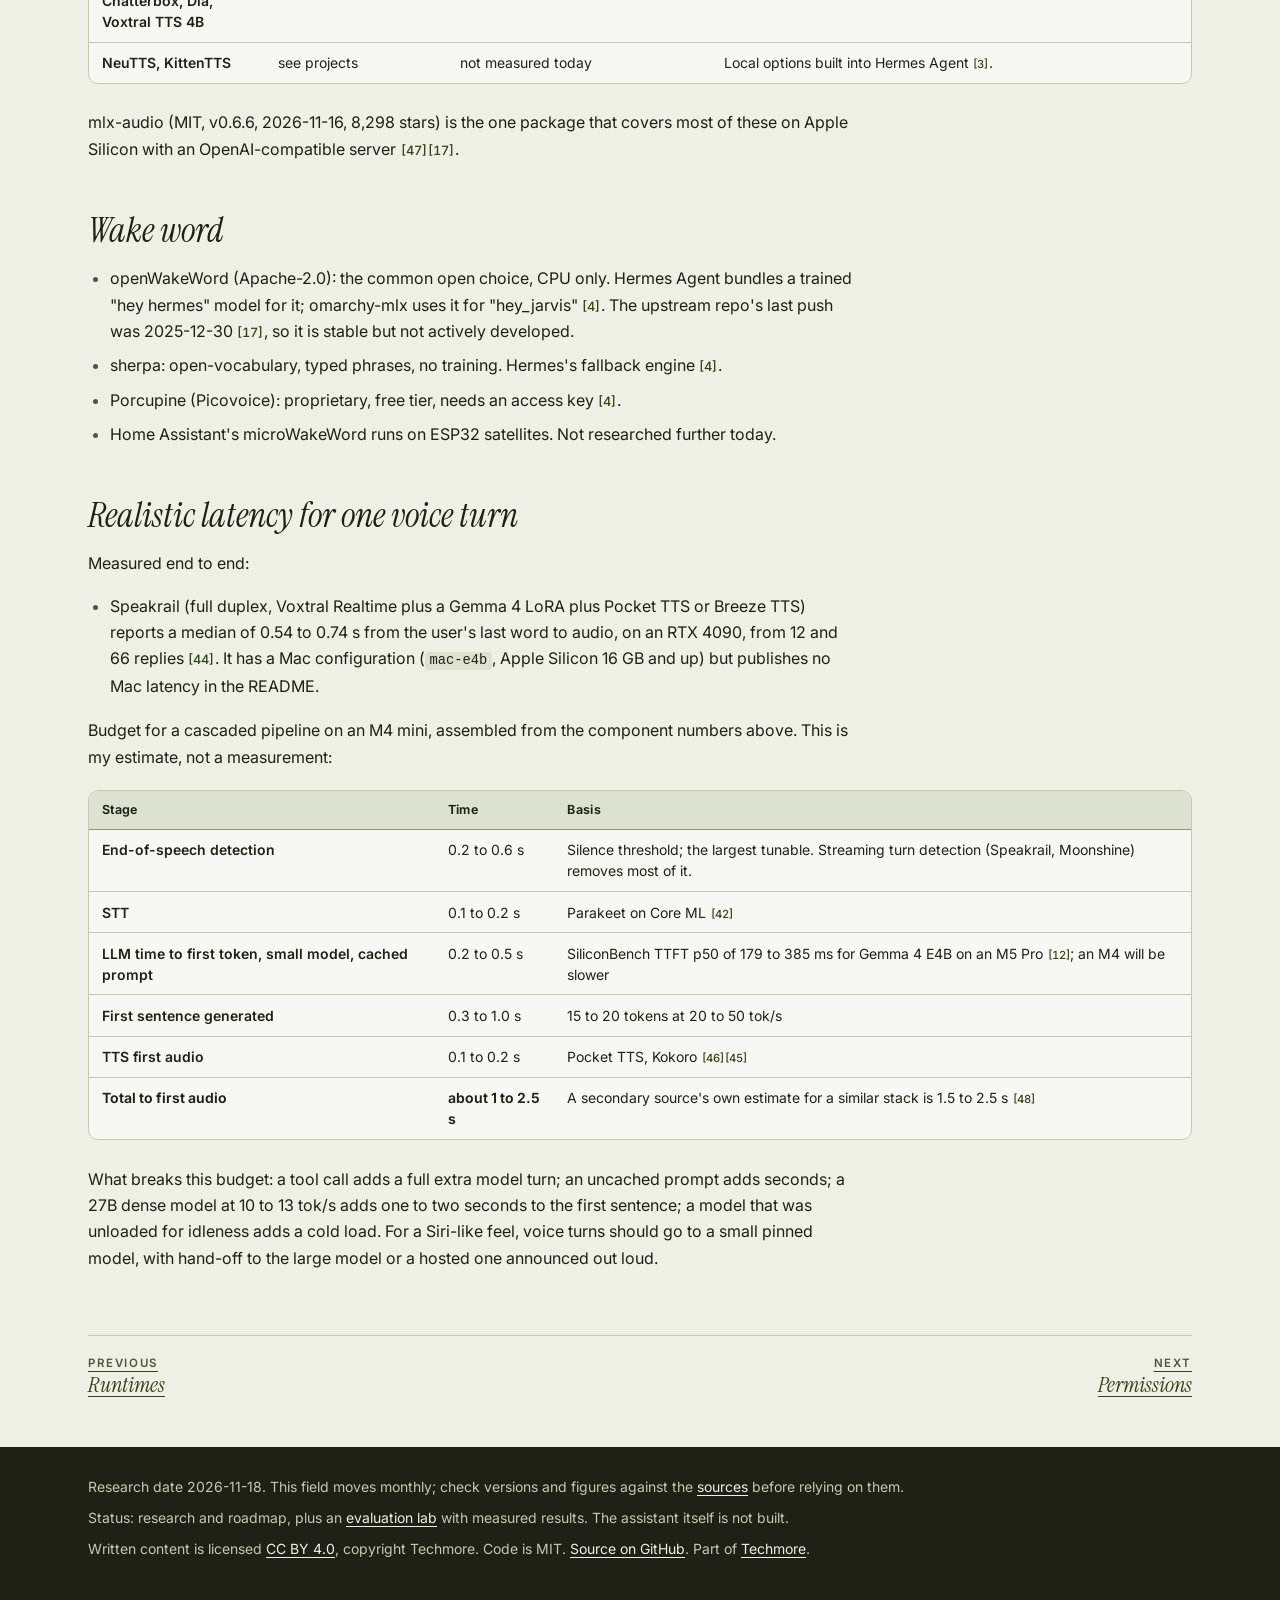
<file: docs/voice.html>
<!doctype html>
<html lang="en">
<head>
  <meta charset="utf-8">
  <meta name="viewport" content="width=device-width, initial-scale=1">
  <title>Voice: speech to text, text to speech, wake word | Local Assistant Stack</title>
  <meta name="description" content="Local speech to text, text to speech and wake word options for Apple Silicon and Linux, with published numbers and an estimated latency budget for one voice turn.">
  <meta name="color-scheme" content="light dark">
  <link rel="preconnect" href="https://fonts.googleapis.com">
  <link rel="preconnect" href="https://fonts.gstatic.com" crossorigin>
  <link href="https://fonts.googleapis.com/css2?family=Instrument+Serif:ital@0;1&amp;family=Inter:opsz,wght@14..32,400..700&amp;display=swap" rel="stylesheet">
  <link rel="stylesheet" href="style.css">
</head>
<body>
<a class="skip" href="#main">Skip to content</a>
<header class="site-header">
  <div class="wrap header-inner">
    <a class="brand" href="index.html">Local Assistant Stack</a>
    <nav aria-label="Primary">
      <ul>
        <li><a href="index.html">Overview</a></li>
        <li><a href="landscape.html">Landscape</a></li>
        <li><a href="models.html">Models</a></li>
        <li><a href="runtimes.html">Runtimes</a></li>
        <li><a href="voice.html" aria-current="page">Voice</a></li>
        <li><a href="permissions.html">Permissions</a></li>
        <li><a href="unattended.html">Unattended</a></li>
        <li><a href="build.html">Build</a></li>
        <li><a href="gaps.html">Roadmap</a></li>
        <li><a href="lab.html">Lab</a></li>
        <li><a href="sources.html">Sources</a></li>
      </ul>
    </nav>
  </div>
</header>
<main id="main" class="wrap">
  <header class="page-head">
    <p class="kicker">Research date 2026-11-18</p>
    <h1>Voice</h1>
    <p class="lede">Speech to text, text to speech, wake word, and a realistic latency budget for one voice turn on an M4 mini. The end-to-end budget is an estimate, not a measurement.</p>
  </header>
  <nav class="toc" aria-label="On this page">
    <h2 class="toc-title">On this page</h2>
    <ol>
      <li><a href="#speech-to-text">Speech to text</a></li>
      <li><a href="#text-to-speech">Text to speech</a></li>
      <li><a href="#wake-word">Wake word</a></li>
      <li><a href="#realistic-latency-for-one-voice-turn">Realistic latency for one voice turn</a></li>
    </ol>
  </nav>
  <div class="prose">
<h2 id="speech-to-text">Speech to text</h2>
<div class="table-wrap" role="region" aria-label="Speech to text table" tabindex="0">
<table class="c4">
<thead><tr>
<th scope="col">Model</th>
<th scope="col">Where it runs</th>
<th scope="col">Numbers</th>
<th scope="col">Notes</th>
</tr></thead>
<tbody>
<tr>
<th scope="row">Parakeet TDT 0.6B v3</th>
<td>Core ML through FluidAudio (Apache-2.0, v0.18.3, 2026-11-07), MLX through mlx-audio, GGUF builds, ONNX on Linux</td>
<td>On a MacBook Air M4 16 GB: 0.10 s average latency, real-time factor 0.014, WER 2.50% on a 50-utterance LibriSpeech sample <a class="cite" href="sources.html#src-42" aria-label="Source 42">[42]</a></td>
<td>25 European languages. The best default on Apple Silicon. FluidAudio runs it on the Neural Engine. omarchy-mlx runs Parakeet on the ANE under Linux on M1 and M2.</td>
</tr>
<tr>
<th scope="row">Whisper large-v3-turbo</th>
<td>WhisperKit (argmax-oss-swift, MIT), mlx-audio, whisper.cpp, Faster-Whisper</td>
<td>Same test: 0.68 s, RTF 0.095, WER 2.89% <a class="cite" href="sources.html#src-42" aria-label="Source 42">[42]</a></td>
<td>99+ languages and translation. The author notes the accuracy difference is within noise. Hermes Agent's built-in local STT is Faster-Whisper <a class="cite" href="sources.html#src-4" aria-label="Source 4">[4]</a>.</td>
</tr>
<tr>
<th scope="row">Moonshine streaming (tiny, small, medium)</th>
<td>CPU, cross-platform; MIT for English and streaming models</td>
<td>Latency numbers not captured today</td>
<td>Does work while the user is still talking. Good for Linux boxes without a GPU <a class="cite" href="sources.html#src-17" aria-label="Source 17">[17]</a><a class="cite" href="sources.html#src-43" aria-label="Source 43">[43]</a>.</td>
</tr>
<tr>
<th scope="row">Voxtral Mini 4B Realtime</th>
<td>llama.cpp-family audio runtimes, mlx</td>
<td>Emits words and a turn signal every 80 ms in Speakrail's pipeline <a class="cite" href="sources.html#src-44" aria-label="Source 44">[44]</a></td>
<td>Streaming, heavier (4B).</td>
</tr>
<tr>
<th scope="row">Nemotron 3.5 ASR streaming 0.6B, Canary, Qwen3-ASR, Granite Speech 5.0</th>
<td>various</td>
<td>not benchmarked today</td>
<td>Exist on Hugging Face with GGUF or MLX builds <a class="cite" href="sources.html#src-15" aria-label="Source 15">[15]</a>.</td>
</tr>
</tbody></table></div>
<p>I found no Whisper large-v4 <a class="cite" href="sources.html#src-15" aria-label="Source 15">[15]</a>.</p>
<h2 id="text-to-speech">Text to speech</h2>
<div class="table-wrap" role="region" aria-label="Text to speech table" tabindex="0">
<table class="c4">
<thead><tr>
<th scope="col">Model</th>
<th scope="col">License</th>
<th scope="col">Numbers</th>
<th scope="col">Notes</th>
</tr></thead>
<tbody>
<tr>
<th scope="row">Kokoro-82M</th>
<td>Apache-2.0</td>
<td>One M5 Max test reports RTF about 0.08 and first audio around 90 ms (secondary, unverified) <a class="cite" href="sources.html#src-45" aria-label="Source 45">[45]</a></td>
<td>Small, fast, good quality, no voice cloning. Available through FluidAudio (Core ML), mlx-audio, ONNX, and Kokoro-FastAPI (OpenAI-compatible; Hermes documents using it) <a class="cite" href="sources.html#src-3" aria-label="Source 3">[3]</a><a class="cite" href="sources.html#src-17" aria-label="Source 17">[17]</a>. The original repo has had no push since 2025-08.</td>
</tr>
<tr>
<th scope="row">Pocket TTS (Kyutai)</th>
<td>MIT</td>
<td>"~200ms to get the first audio chunk", about 6x real time on a MacBook Air M4 using two CPU cores <a class="cite" href="sources.html#src-46" aria-label="Source 46">[46]</a></td>
<td>CPU only, streaming, voice cloning. Works the same on Linux. FluidAudio also runs it on the ANE.</td>
</tr>
<tr>
<th scope="row">Piper</th>
<td>GPL-3.0 (OHF-Voice/piper1-gpl, v1.8.0, 2026-09-04)</td>
<td>not measured today</td>
<td>Very light, many languages, robotic compared with Kokoro. Built into Hermes Agent and Home Assistant <a class="cite" href="sources.html#src-3" aria-label="Source 3">[3]</a>. Note the licence change from the old MIT repo.</td>
</tr>
<tr>
<th scope="row">Qwen3-TTS 0.6B and 1.7B</th>
<td>see model card</td>
<td>not measured today</td>
<td>Voice design and custom voices; MLX builds; Hermes docs mention it through oMLX <a class="cite" href="sources.html#src-3" aria-label="Source 3">[3]</a><a class="cite" href="sources.html#src-15" aria-label="Source 15">[15]</a>.</td>
</tr>
<tr>
<th scope="row">CSM 1B (Sesame), Chatterbox, Dia, Voxtral TTS 4B</th>
<td>various</td>
<td>not measured today</td>
<td>More expressive, heavier, slower. In mlx-audio <a class="cite" href="sources.html#src-47" aria-label="Source 47">[47]</a>.</td>
</tr>
<tr>
<th scope="row">NeuTTS, KittenTTS</th>
<td>see projects</td>
<td>not measured today</td>
<td>Local options built into Hermes Agent <a class="cite" href="sources.html#src-3" aria-label="Source 3">[3]</a>.</td>
</tr>
</tbody></table></div>
<p>mlx-audio (MIT, v0.6.6, 2026-11-16, 8,298 stars) is the one package that covers most of these on Apple Silicon with an OpenAI-compatible server <a class="cite" href="sources.html#src-47" aria-label="Source 47">[47]</a><a class="cite" href="sources.html#src-17" aria-label="Source 17">[17]</a>.</p>
<h2 id="wake-word">Wake word</h2>
<ul>
<li>openWakeWord (Apache-2.0): the common open choice, CPU only. Hermes Agent bundles a trained "hey hermes" model for it; omarchy-mlx uses it for "hey_jarvis" <a class="cite" href="sources.html#src-4" aria-label="Source 4">[4]</a>. The upstream repo's last push was 2025-12-30 <a class="cite" href="sources.html#src-17" aria-label="Source 17">[17]</a>, so it is stable but not actively developed.</li>
<li>sherpa: open-vocabulary, typed phrases, no training. Hermes's fallback engine <a class="cite" href="sources.html#src-4" aria-label="Source 4">[4]</a>.</li>
<li>Porcupine (Picovoice): proprietary, free tier, needs an access key <a class="cite" href="sources.html#src-4" aria-label="Source 4">[4]</a>.</li>
<li>Home Assistant's microWakeWord runs on ESP32 satellites. Not researched further today.</li>
</ul>
<h2 id="realistic-latency-for-one-voice-turn">Realistic latency for one voice turn</h2>
<p>Measured end to end:</p>
<ul>
<li>Speakrail (full duplex, Voxtral Realtime plus a Gemma 4 LoRA plus Pocket TTS or Breeze TTS) reports a median of 0.54 to 0.74 s from the user's last word to audio, on an RTX 4090, from 12 and 66 replies <a class="cite" href="sources.html#src-44" aria-label="Source 44">[44]</a>. It has a Mac configuration (<code>mac-e4b</code>, Apple Silicon 16 GB and up) but publishes no Mac latency in the README.</li>
</ul>
<p>Budget for a cascaded pipeline on an M4 mini, assembled from the component numbers above. This is my estimate, not a measurement:</p>
<div class="table-wrap" role="region" aria-label="Realistic latency for one voice turn table" tabindex="0">
<table class="c3">
<thead><tr>
<th scope="col">Stage</th>
<th scope="col">Time</th>
<th scope="col">Basis</th>
</tr></thead>
<tbody>
<tr>
<th scope="row">End-of-speech detection</th>
<td>0.2 to 0.6 s</td>
<td>Silence threshold; the largest tunable. Streaming turn detection (Speakrail, Moonshine) removes most of it.</td>
</tr>
<tr>
<th scope="row">STT</th>
<td>0.1 to 0.2 s</td>
<td>Parakeet on Core ML <a class="cite" href="sources.html#src-42" aria-label="Source 42">[42]</a></td>
</tr>
<tr>
<th scope="row">LLM time to first token, small model, cached prompt</th>
<td>0.2 to 0.5 s</td>
<td>SiliconBench TTFT p50 of 179 to 385 ms for Gemma 4 E4B on an M5 Pro <a class="cite" href="sources.html#src-12" aria-label="Source 12">[12]</a>; an M4 will be slower</td>
</tr>
<tr>
<th scope="row">First sentence generated</th>
<td>0.3 to 1.0 s</td>
<td>15 to 20 tokens at 20 to 50 tok/s</td>
</tr>
<tr>
<th scope="row">TTS first audio</th>
<td>0.1 to 0.2 s</td>
<td>Pocket TTS, Kokoro <a class="cite" href="sources.html#src-46" aria-label="Source 46">[46]</a><a class="cite" href="sources.html#src-45" aria-label="Source 45">[45]</a></td>
</tr>
<tr>
<th scope="row"><strong>Total to first audio</strong></th>
<td><strong>about 1 to 2.5 s</strong></td>
<td>A secondary source's own estimate for a similar stack is 1.5 to 2.5 s <a class="cite" href="sources.html#src-48" aria-label="Source 48">[48]</a></td>
</tr>
</tbody></table></div>
<p>What breaks this budget: a tool call adds a full extra model turn; an uncached prompt adds seconds; a 27B dense model at 10 to 13 tok/s adds one to two seconds to the first sentence; a model that was unloaded for idleness adds a cold load. For a Siri-like feel, voice turns should go to a small pinned model, with hand-off to the large model or a hosted one announced out loud.</p>
  </div>
  <nav class="pager" aria-label="Previous and next page">
    <a href="runtimes.html"><span>Previous</span>Runtimes</a>
    <a href="permissions.html"><span>Next</span>Permissions</a>
  </nav>
</main>
<footer class="site-footer">
  <div class="wrap footer-inner">
    <p>Research date 2026-11-18. This field moves monthly; check versions and figures against the <a href="sources.html">sources</a> before relying on them.</p>
    <p>Status: research and roadmap, plus an <a href="lab.html">evaluation lab</a> with measured results. The assistant itself is not built.</p>
    <p>Written content is licensed <a href="https://creativecommons.org/licenses/by/4.0/">CC BY 4.0</a>, copyright Techmore. Code is MIT. <a href="https://github.com/techmore/local-assistant-stack">Source on GitHub</a>. Part of <a href="https://techmore.github.io/pages/repos/">Techmore</a>.</p>
  </div>
</footer>
</body>
</html>
</file>
<file: docs/style.css>
/* Local Assistant Stack. Hand-written, no build step.
   Olive OKLCH palette, Inter for text, Instrument Serif italic for display. */

:root {
  --bg: oklch(95.09% 0.0134 115.84);
  --surface: oklch(97.73% 0.0054 117.92);
  --surface2: oklch(90.20% 0.0232 117.63);
  --border: oklch(82.52% 0.0345 116.34);
  --border-strong: oklch(64.26% 0.0588 117.06);
  --text: oklch(24.22% 0.0185 116.99);
  --subtext: oklch(37% 0.0320 116.41);
  --muted: oklch(44% 0.0493 117.00);
  --link: oklch(36% 0.0750 128);
  --focus: oklch(50% 0.1300 128);
  --header-bg: oklch(24.22% 0.0185 116.99);
  --header-text: oklch(95.09% 0.0134 115.84);
  --header-muted: oklch(82.52% 0.0345 116.34);
  --header-active: oklch(35.57% 0.0284 116.00);
  --green-bg: oklch(91% 0.0550 145);
  --green: oklch(31% 0.0800 145);
  --amber-bg: oklch(92% 0.0650 85);
  --amber: oklch(34% 0.0750 70);
  --red-bg: oklch(92% 0.0380 25);
  --red: oklch(37% 0.1200 25);
  --head: 'Instrument Serif', Georgia, 'Times New Roman', serif;
  --body: 'Inter', system-ui, -apple-system, 'Segoe UI', sans-serif;
  --mono: ui-monospace, 'SF Mono', Menlo, Consolas, monospace;
}

@media (prefers-color-scheme: dark) {
  :root {
    --bg: oklch(19% 0.0120 117);
    --surface: oklch(23% 0.0150 117);
    --surface2: oklch(28% 0.0200 117);
    --border: oklch(36% 0.0280 116.5);
    --border-strong: oklch(54.54% 0.0616 116.19);
    --text: oklch(93% 0.0120 116);
    --subtext: oklch(84% 0.0250 116.5);
    --muted: oklch(76% 0.0450 116.8);
    --link: oklch(87% 0.0800 125);
    --focus: oklch(82% 0.1300 125);
    --header-bg: oklch(14.5% 0.0100 117);
    --header-text: oklch(95.09% 0.0134 115.84);
    --header-muted: oklch(80% 0.0345 116.34);
    --header-active: oklch(30% 0.0250 116);
    --green-bg: oklch(31% 0.0550 145);
    --green: oklch(91% 0.0700 145);
    --amber-bg: oklch(33% 0.0550 80);
    --amber: oklch(91% 0.0800 85);
    --red-bg: oklch(32% 0.0700 25);
    --red: oklch(90% 0.0550 25);
  }
}

*, *::before, *::after { box-sizing: border-box; }

html { -webkit-text-size-adjust: 100%; scroll-padding-top: 1rem; }

body {
  margin: 0;
  background: var(--bg);
  color: var(--text);
  font-family: var(--body);
  font-size: 1rem;
  line-height: 1.65;
  -webkit-font-smoothing: antialiased;
  overflow-wrap: break-word;
}

.wrap {
  width: 100%;
  max-width: 74rem;
  margin-inline: auto;
  padding-inline: clamp(1rem, 4vw, 2.5rem);
}

a { color: var(--link); text-decoration: underline; text-decoration-thickness: 1px; text-underline-offset: 0.18em; }
a:hover { text-decoration-thickness: 2px; }

:focus-visible { outline: 3px solid var(--focus); outline-offset: 2px; border-radius: 3px; }

.skip {
  position: absolute; left: 1rem; top: -4rem;
  padding: 0.6rem 1rem; background: var(--surface); color: var(--text);
  border: 2px solid var(--focus); border-radius: 6px; z-index: 10;
}
.skip:focus { top: 0.75rem; }

/* Header */
.site-header { background: var(--header-bg); color: var(--header-text); }
.header-inner {
  display: flex; flex-wrap: wrap; align-items: center; justify-content: space-between;
  gap: 0.4rem 1.5rem; padding-block: 0.8rem;
}
.brand {
  font-family: var(--head); font-style: italic; font-size: 1.55rem; line-height: 1.2;
  color: var(--header-text); text-decoration: none; white-space: nowrap;
}
.brand:hover { text-decoration: underline; }
.site-header nav ul { display: flex; flex-wrap: wrap; gap: 0.15rem; margin: 0 -0.55rem; padding: 0; list-style: none; }
.site-header nav a {
  display: block; padding: 0.35rem 0.55rem; border-radius: 6px;
  color: var(--header-muted); font-size: 0.875rem; font-weight: 500; text-decoration: none;
}
.site-header nav a:hover { color: var(--header-text); background: var(--header-active); }
.site-header nav a[aria-current="page"] { color: var(--header-text); background: var(--header-active); }
.site-header :focus-visible { outline-color: var(--header-text); }

/* Page head */
.page-head { padding-block: clamp(2rem, 6vw, 4rem) 1rem; max-width: 52rem; }
.kicker {
  margin: 0 0 0.75rem; color: var(--muted);
  font-size: 0.75rem; font-weight: 600; letter-spacing: 0.14em; text-transform: uppercase;
}
h1, h2, h3 { font-family: var(--head); font-weight: 400; line-height: 1.15; color: var(--text); }
h1 { margin: 0; font-style: italic; font-size: clamp(2.3rem, 6.5vw, 4rem); letter-spacing: -0.01em; }
.lede { margin: 1.1rem 0 0; color: var(--subtext); font-size: clamp(1.05rem, 2.2vw, 1.2rem); line-height: 1.55; }

/* On-page contents */
.toc {
  margin-block: 1.25rem 0.5rem; padding: 0.9rem 1.1rem;
  background: var(--surface); border: 1px solid var(--border); border-radius: 10px; max-width: 52rem;
}
.toc-title {
  margin: 0 0 0.4rem; font-family: var(--body); font-style: normal;
  font-size: 0.75rem; font-weight: 600; letter-spacing: 0.14em; text-transform: uppercase; color: var(--muted);
}
.toc ol { margin: 0; padding: 0; list-style: none; display: flex; flex-wrap: wrap; gap: 0.2rem 1.25rem; }
.toc a { font-size: 0.9375rem; }

/* Prose */
.prose { padding-bottom: 2rem; }
.prose > p, .prose > ul, .prose > ol, .prose > h2, .prose > h3, .prose > .notice { max-width: 48rem; }
.prose h2 { margin: 3rem 0 0.9rem; font-style: italic; font-size: clamp(1.7rem, 4vw, 2.2rem); }
.prose h3 { margin: 2.1rem 0 0.6rem; font-size: clamp(1.3rem, 3vw, 1.5rem); }
.prose p { margin: 0 0 1rem; }
.prose ul, .prose ol { margin: 0 0 1.1rem; padding-left: 1.35rem; }
.prose li { margin-bottom: 0.5rem; }
.prose li::marker { color: var(--muted); }
strong { font-weight: 650; }

code {
  font-family: var(--mono); font-size: 0.86em;
  padding: 0.08em 0.34em; background: var(--surface2); border-radius: 4px;
  overflow-wrap: anywhere;
}

.cite {
  font-size: 0.8em; font-weight: 500; text-decoration: none; white-space: nowrap;
  padding-inline: 0.05em; font-variant-numeric: tabular-nums;
}
.cite:hover { text-decoration: underline; }

.notice {
  margin: 0.75rem 0 0; padding: 0.9rem 1.1rem;
  background: var(--amber-bg); color: var(--amber);
  border: 1px solid var(--amber); border-radius: 10px;
}
.notice p { margin: 0; }
.notice a { color: inherit; }

/* Tables: wide ones scroll inside their own container */
.table-wrap {
  margin: 1.25rem 0 1.6rem; overflow-x: auto;
  background: var(--surface); border: 1px solid var(--border); border-radius: 10px;
}
table { width: 100%; border-collapse: collapse; font-size: 0.875rem; line-height: 1.5; }
th, td { padding: 0.6rem 0.8rem; text-align: left; vertical-align: top; border-bottom: 1px solid var(--border); }
thead th {
  background: var(--surface2); color: var(--text);
  font-size: 0.78rem; font-weight: 650; letter-spacing: 0.03em; white-space: nowrap;
  border-bottom: 1px solid var(--border-strong);
}
tbody th { font-weight: 600; }
tbody tr:last-child th, tbody tr:last-child td { border-bottom: 0; }
table.c4 { min-width: 38rem; }
table.c5 { min-width: 46rem; }
table.c6 { min-width: 58rem; }
table.c7 { min-width: 62rem; }
table.c11 { min-width: 110rem; }
table.c6 tbody th, table.c7 tbody th, table.c11 tbody th { min-width: 9rem; }

.badge {
  display: inline-block; padding: 0.05rem 0.5rem; border-radius: 999px;
  font-size: 0.75rem; font-weight: 650; white-space: nowrap; border: 1px solid currentColor;
}
.b-measured { background: var(--green-bg); color: var(--green); }
.b-community { background: var(--amber-bg); color: var(--amber); }
.b-estimate { background: var(--red-bg); color: var(--red); }
.b-planned { background: var(--amber-bg); color: var(--amber); }
.b-later, .b-open { background: var(--surface2); color: var(--subtext); }
.status { margin: 0 0 0.6rem !important; }

.mark {
  display: inline-block; min-width: 1.5rem; padding: 0 0.3rem; margin-right: 0.15rem; border-radius: 4px;
  font-weight: 700; text-align: center; border: 1px solid currentColor;
}
.m-yes { background: var(--green-bg); color: var(--green); }
.m-part { background: var(--amber-bg); color: var(--amber); }
.m-no { background: var(--red-bg); color: var(--red); }
.m-unk { background: var(--surface2); color: var(--subtext); }

/* Diagram */
.diagram { margin: 1.5rem 0 2rem; }
.diagram-scroll {
  overflow-x: auto; padding: clamp(0.75rem, 2vw, 1.5rem);
  background: var(--surface); border: 1px solid var(--border); border-radius: 12px;
}
.arch { display: block; width: 100%; min-width: 40rem; max-width: 50rem; height: auto; margin-inline: auto; font-family: var(--body); }
.diagram figcaption { margin-top: 0.6rem; max-width: 48rem; color: var(--muted); font-size: 0.875rem; }
.d-box { fill: var(--bg); stroke: var(--border-strong); stroke-width: 1.5; }
.d-hub { fill: var(--surface2); stroke: var(--border-strong); stroke-width: 1.5; }
.d-local { fill: var(--green-bg); stroke: var(--green); }
.d-hosted { fill: var(--red-bg); stroke: var(--red); }
.d-queue { fill: var(--amber-bg); stroke: var(--amber); }
.d-title { fill: var(--text); font-size: 17px; font-weight: 650; }
.d-sub { fill: var(--subtext); font-size: 13.5px; }
.d-hublabel { fill: var(--text); font-size: 13.5px; font-weight: 650; letter-spacing: 0.04em; }
.d-label { fill: var(--muted); font-size: 13px; }
.d-arrow { stroke: var(--muted); stroke-width: 1.75; fill: none; }
.d-head { fill: var(--muted); }

/* Cards */
.cards {
  display: grid; grid-template-columns: repeat(auto-fill, minmax(15rem, 1fr)); gap: 0.9rem;
  margin: 1.25rem 0 1.5rem; padding: 0; list-style: none;
}
.cards li { margin: 0; }
.card {
  display: flex; flex-direction: column; gap: 0.35rem; height: 100%; padding: 1rem 1.1rem;
  background: var(--surface); border: 1px solid var(--border); border-radius: 12px;
  color: var(--text); text-decoration: none;
}
.card:hover { border-color: var(--border-strong); background: var(--surface2); }
.card-title { font-family: var(--head); font-style: italic; font-size: 1.5rem; line-height: 1.2; }
.card-text { color: var(--subtext); font-size: 0.9375rem; line-height: 1.5; }

/* Sources */
.sources { padding-left: 2.2rem; }
.sources li { overflow-wrap: anywhere; padding: 0.15rem 0.3rem; border-radius: 6px; }
.sources li:target, :target { scroll-margin-top: 1rem; }
.sources li:target { background: var(--amber-bg); color: var(--amber); outline: 1px solid var(--amber); }
.sources li:target a { color: inherit; }

/* Pager and footer */
.pager {
  display: flex; flex-wrap: wrap; justify-content: space-between; gap: 0.75rem;
  margin-block: 1rem 3rem; padding-top: 1.25rem; border-top: 1px solid var(--border);
}
.pager a { display: block; font-family: var(--head); font-style: italic; font-size: 1.35rem; line-height: 1.3; }
.pager a:last-child { text-align: right; }
.pager span {
  display: block; font-family: var(--body); font-style: normal; color: var(--muted);
  font-size: 0.72rem; font-weight: 600; letter-spacing: 0.14em; text-transform: uppercase;
}

.site-footer { background: var(--header-bg); color: var(--header-muted); font-size: 0.875rem; }
.footer-inner { padding-block: 1.75rem 2.25rem; }
.site-footer p { margin: 0 0 0.5rem; max-width: 52rem; }
.site-footer a { color: var(--header-text); }
.site-footer :focus-visible { outline-color: var(--header-text); }

@media (max-width: 40rem) {
  .brand { font-size: 1.4rem; }
  .site-header nav a { padding: 0.3rem 0.5rem; }
  th, td { padding: 0.5rem 0.65rem; }
}

@media (prefers-reduced-motion: no-preference) {
  html { scroll-behavior: smooth; }
}

@media print {
  .site-header nav, .pager, .skip, .toc { display: none; }
  .table-wrap, .diagram-scroll { overflow: visible; }
  table { min-width: 0 !important; }
}

/* code blocks (lab page) */
pre { overflow-x: auto; padding: 0.9rem 1rem; border: 1px solid var(--border, currentColor); border-radius: 8px; font-size: 0.85rem; line-height: 1.5; }
pre code { background: none; padding: 0; border: 0; font-size: inherit; }
</file>
